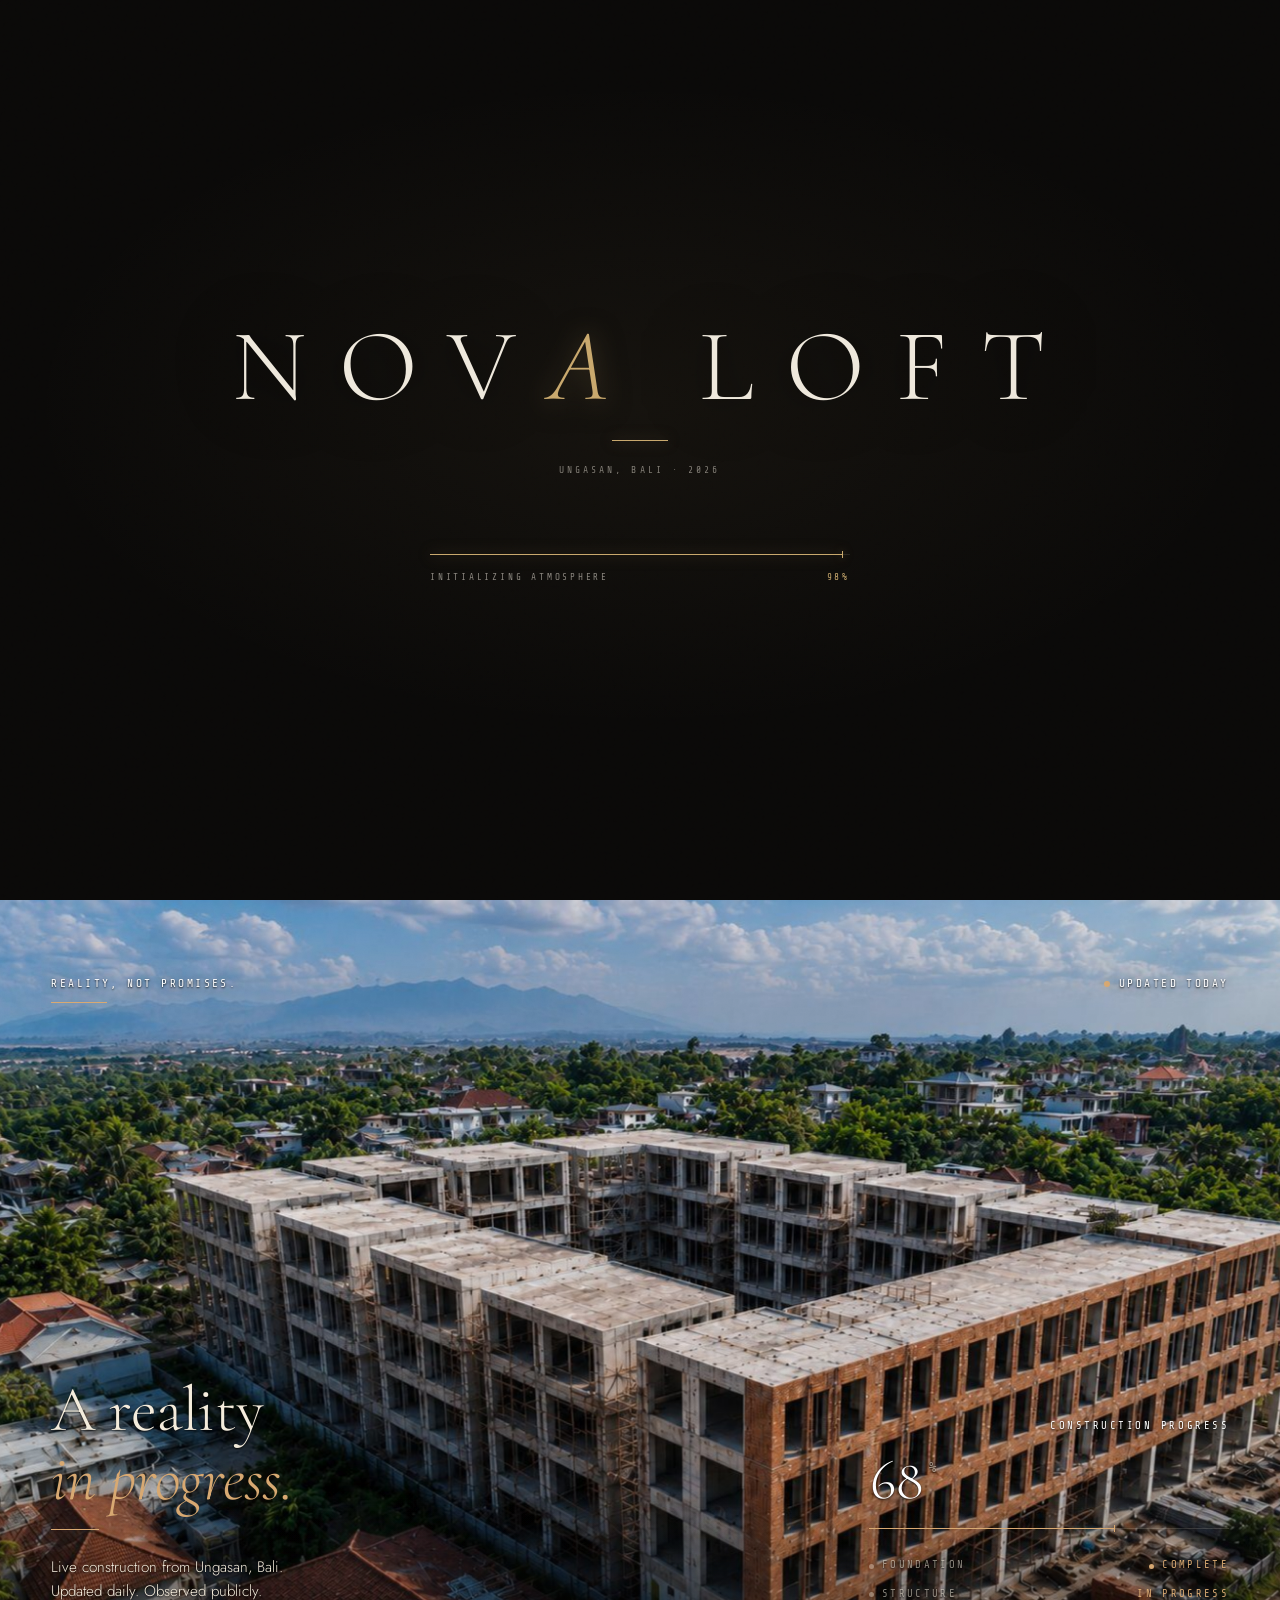
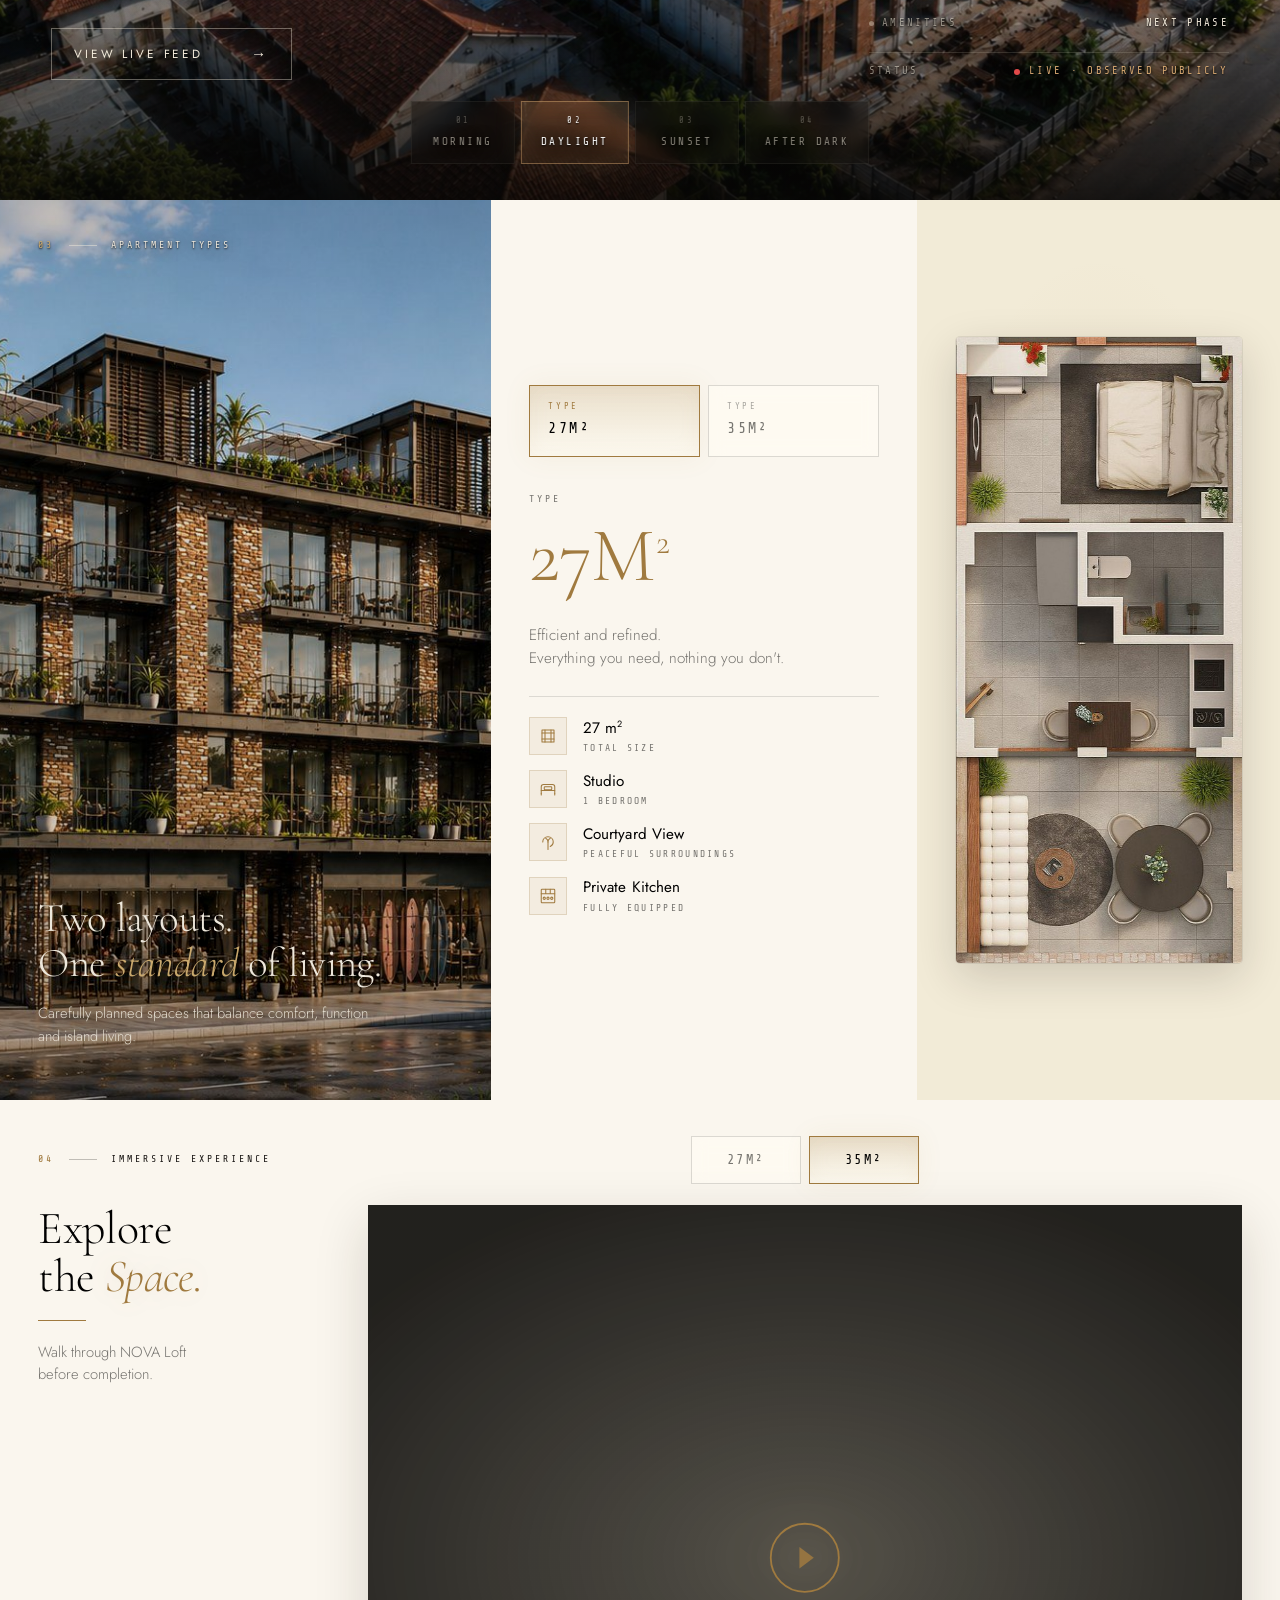
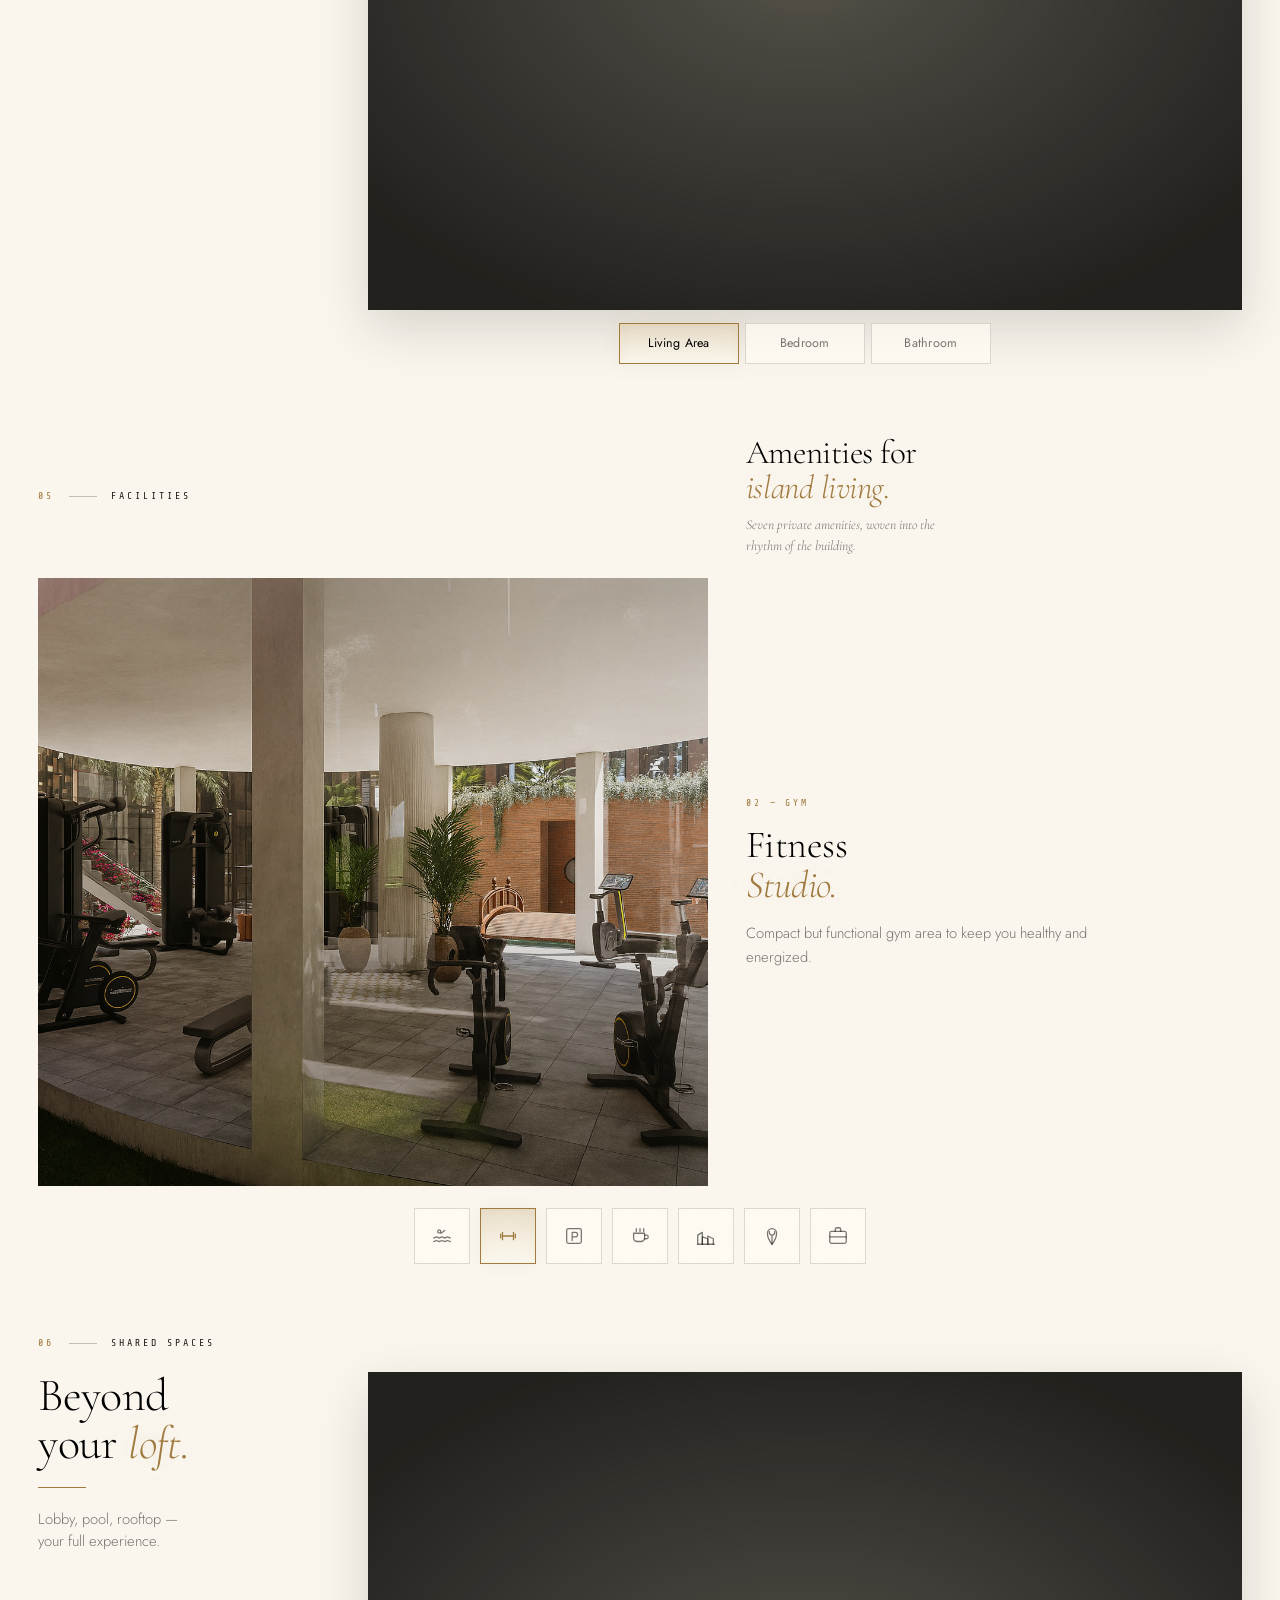
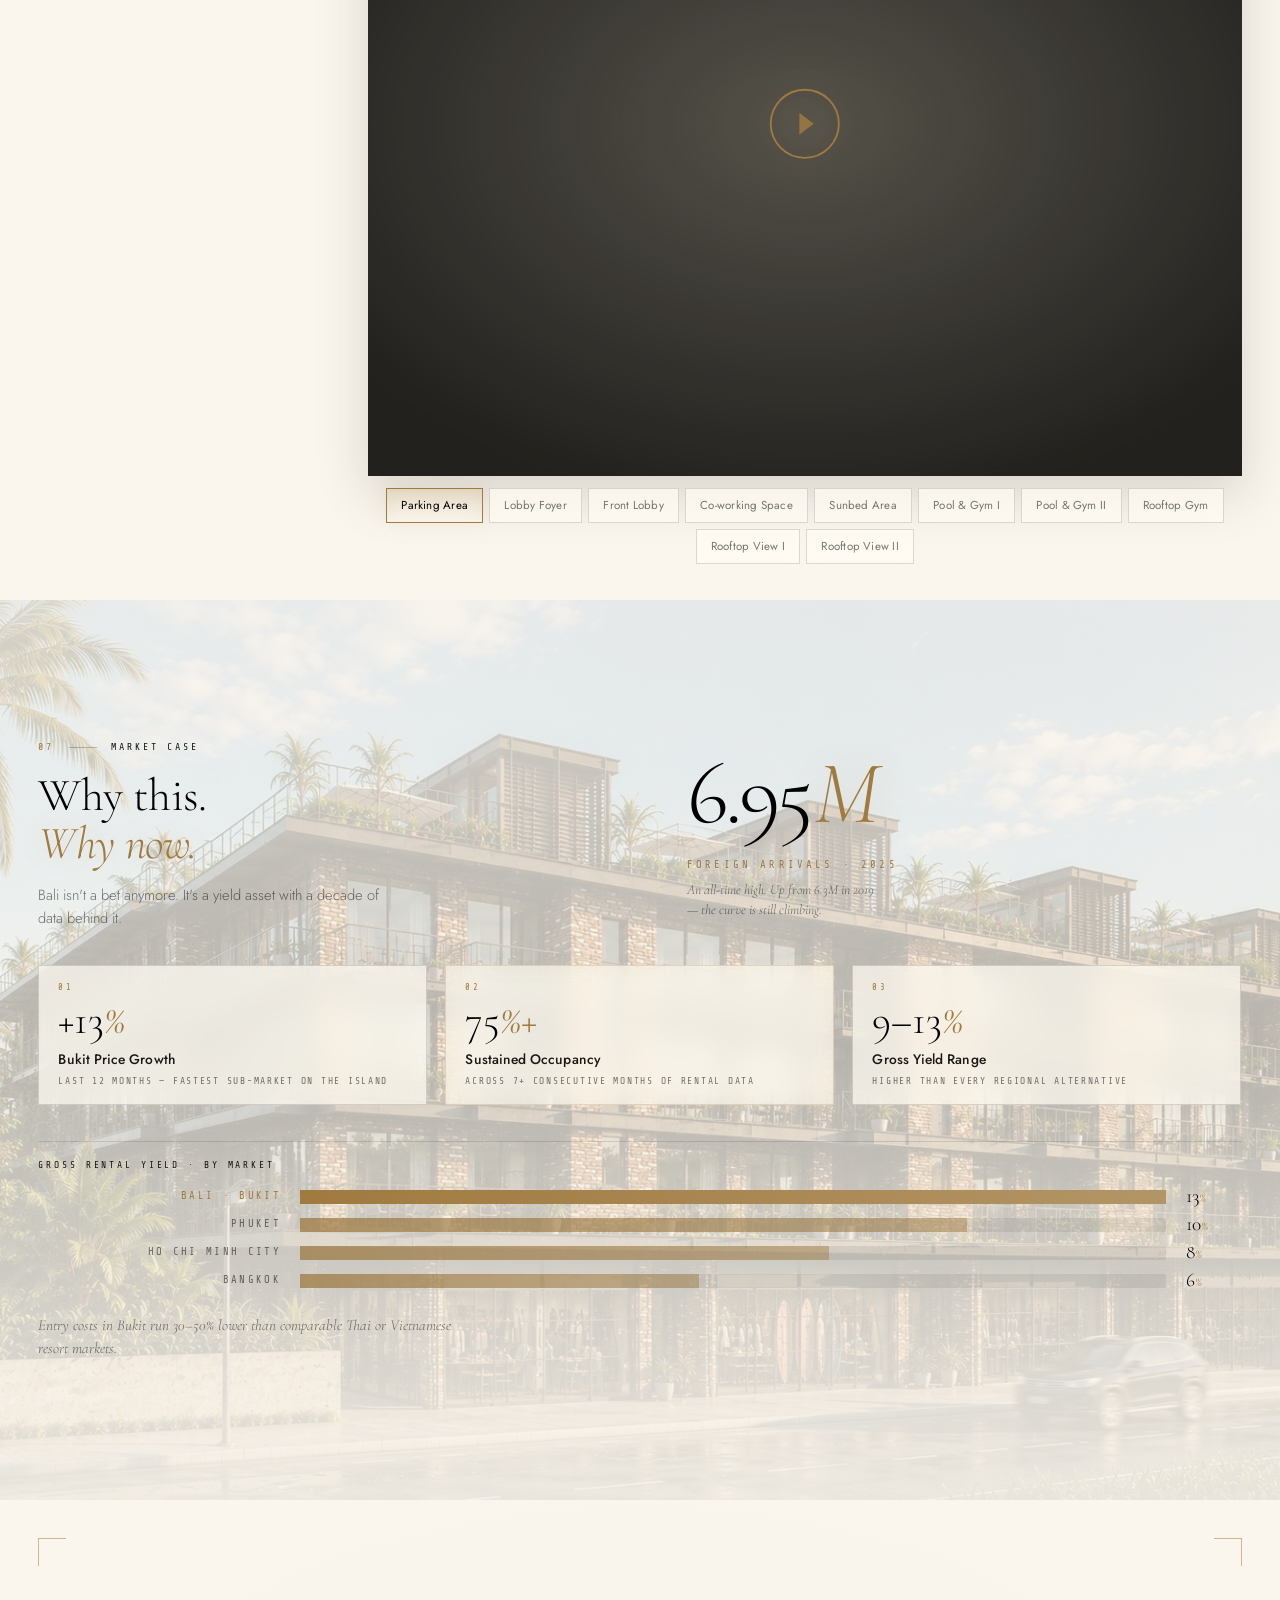
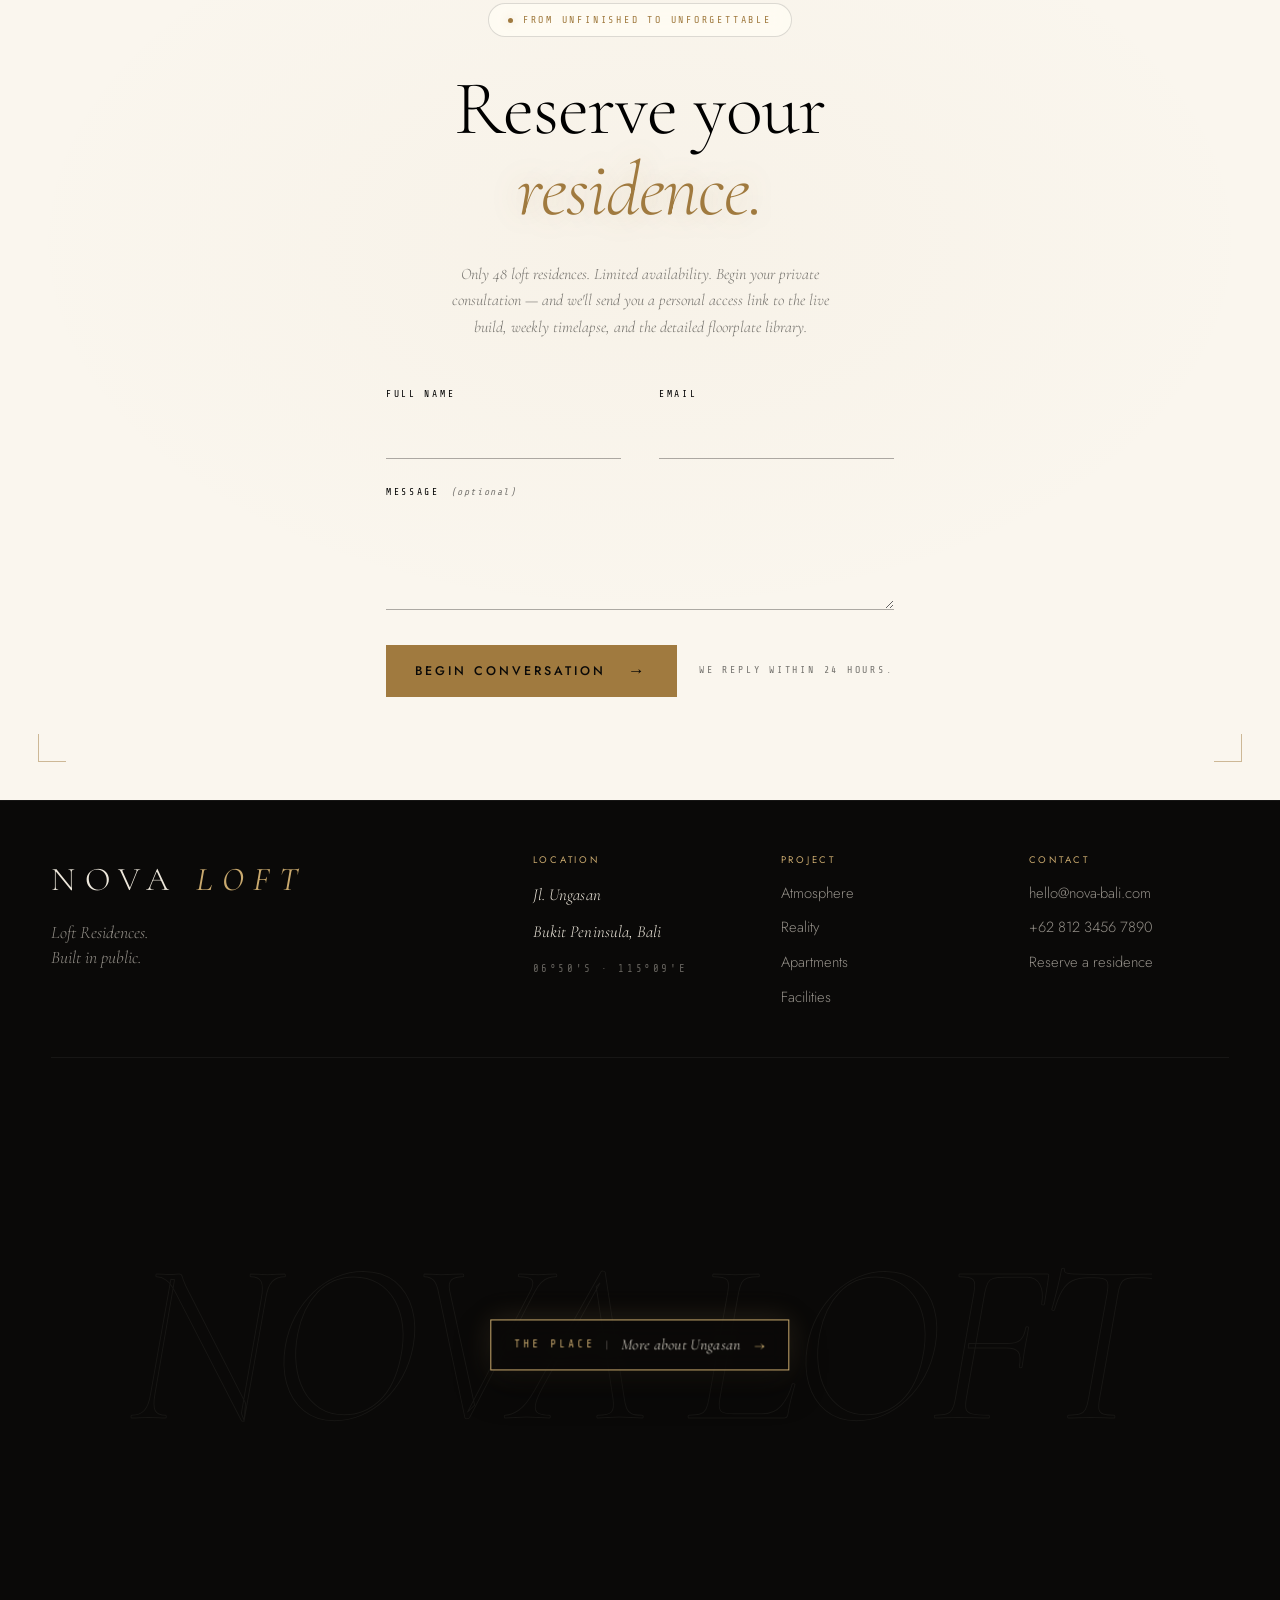
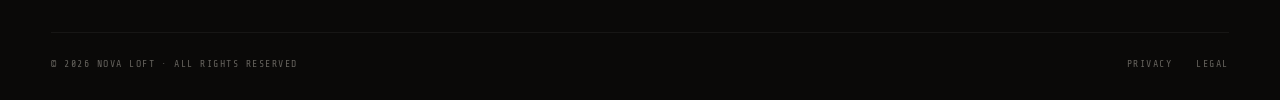
<file: index.html>
<!DOCTYPE html>
<html lang="en">
<head>
  <meta charset="UTF-8" />
  <meta name="viewport" content="width=device-width, initial-scale=1.0, viewport-fit=cover" />
  <meta name="description" content="NOVA Bali — Luxury residences in Ungasan. Built in public. Radical transparency in real estate. Observe the birth of a project in real time." />
  <meta name="theme-color" content="#0A0908" />

  <title>NOVA · Loft Residences · Ungasan, Bali</title>

  <!-- Preconnect -->
  <link rel="preconnect" href="https://fonts.googleapis.com" />
  <link rel="preconnect" href="https://fonts.gstatic.com" crossorigin />

  <!-- Typography: Editorial serif + clean sans + technical mono -->
  <link href="https://fonts.googleapis.com/css2?family=Cormorant+Garamond:ital,wght@0,200;0,300;0,400;0,500;1,200;1,300;1,400&family=Jost:wght@200;300;400;500&family=Share+Tech+Mono&display=swap" rel="stylesheet" />

  <!-- Stylesheets (modular, WordPress-ready) -->
  <link rel="stylesheet" href="css/base.css" />
  <link rel="stylesheet" href="css/layout.css" />
  <link rel="stylesheet" href="css/components.css" />
  <link rel="stylesheet" href="css/sections.css" />
  <link rel="stylesheet" href="css/animations.css" />
  <link rel="stylesheet" href="css/responsive.css" />
</head>
<body class="nova-body is-loading">

  <!-- ═══════════════════════════════════════════════════════
       PRELOADER · cinematic intro overlay
       Removes itself after window.load + minimum display time.
       ═══════════════════════════════════════════════════════ -->
  <div class="nova-preloader" data-preloader>
    <div class="nova-preloader__inner">
      <div class="nova-preloader__brand">
        <span class="nova-preloader__mark">NOV<span class="nova-preloader__accent">A</span> LOFT</span>
        <span class="nova-preloader__rule" aria-hidden="true"></span>
        <span class="nova-preloader__sub">Ungasan, Bali · 2026</span>
      </div>

      <div class="nova-preloader__panel">
        <div class="nova-preloader__progress" aria-hidden="true">
          <span class="nova-preloader__bar" data-preloader-bar></span>
        </div>
        <div class="nova-preloader__meta">
          <span class="nova-preloader__label">Initializing atmosphere</span>
          <span class="nova-preloader__percent" data-preloader-percent>0%</span>
        </div>
      </div>
    </div>
  </div>

  <!-- Custom cursor (desktop only — JS gates it) -->
  <div class="nova-cursor" aria-hidden="true">
    <div class="nova-cursor__dot"></div>
    <div class="nova-cursor__ring"></div>
  </div>

  <!-- Scroll progress indicator -->
  <div class="nova-progress" aria-hidden="true">
    <div class="nova-progress__bar"></div>
  </div>

  <!-- Grain overlay for cinematic texture -->
  <div class="nova-grain" aria-hidden="true"></div>

  <main class="nova-main">

    <!-- ═══════════════════════════════════════════════════════
         SCREEN 01 · HERO  (unchanged)
         ═══════════════════════════════════════════════════════ -->
    <section class="hero" id="hero" data-section="hero" data-mode="sunset">
      <div class="hero__stage" aria-hidden="true">
        <picture class="hero__render hero__render--morning" data-render="morning">
          <img src="images/hero/morning.jpg" alt="" decoding="async" fetchpriority="low">
        </picture>
        <picture class="hero__render hero__render--day" data-render="day">
          <img src="images/hero/day.jpg" alt="" decoding="async" fetchpriority="low">
        </picture>
        <picture class="hero__render hero__render--sunset is-current" data-render="sunset">
          <img src="images/hero/sunset.jpg" alt="" decoding="async" fetchpriority="high">
        </picture>
        <picture class="hero__render hero__render--night" data-render="night">
          <img src="images/hero/night.jpg" alt="" decoding="async" fetchpriority="low">
        </picture>

        <div class="hero__retouch" aria-hidden="true"></div>
        <div class="hero__atmosphere"></div>
        <div class="hero__vignette"></div>
        <div class="hero__grain"></div>
      </div>

      <header class="hero__id">
        <span class="hero__id-mark">NOVA LOFT</span>
        <span class="hero__id-line">Ungasan, Bali</span>
      </header>

      <aside class="hero__observatory" aria-label="Live observatory">
        <span class="hero__obs-item hero__obs-item--live">
          <span class="hero__obs-pulse" aria-hidden="true"></span>
          LIVE
        </span>
        <span class="hero__obs-sep">·</span>
        <span class="hero__obs-item" data-obs-time>21:14 WITA</span>
        <span class="hero__obs-sep">·</span>
        <span class="hero__obs-item" data-obs-temp>28°C</span>
        <span class="hero__obs-sep">·</span>
        <span class="hero__obs-item" data-obs-air>Humid air</span>
        <span class="hero__obs-sep">·</span>
        <span class="hero__obs-item hero__obs-item--status" data-obs-status>Golden hour</span>
      </aside>

      <div class="hero__headline">
        <h1 class="hero__headline-line">
          The rhythm of Bali,<br>
          designed for <em>modern living</em>.
        </h1>
      </div>

      <div class="hero__statement" aria-live="polite">
        <span class="hero__statement-eyebrow" data-statement-eyebrow>03 — Golden Hour</span>
        <p class="hero__statement-line" data-statement-line>
          Warm concrete, soft reflections, and the city slowing down.
        </p>
      </div>

      <nav class="hero__modes" aria-label="Time of day">
        <ul class="hero__modes-list" role="tablist">
          <li><button type="button" class="hero__mode" role="tab" aria-selected="false" data-mode-btn="morning" data-cursor-hover>
            <span class="hero__mode-num">01</span><span class="hero__mode-name">Morning</span>
          </button></li>
          <li><button type="button" class="hero__mode" role="tab" aria-selected="false" data-mode-btn="day"     data-cursor-hover>
            <span class="hero__mode-num">02</span><span class="hero__mode-name">Daylight</span>
          </button></li>
          <li><button type="button" class="hero__mode is-active" role="tab" aria-selected="true" data-mode-btn="sunset"  data-cursor-hover>
            <span class="hero__mode-num">03</span><span class="hero__mode-name">Sunset</span>
          </button></li>
          <li><button type="button" class="hero__mode" role="tab" aria-selected="false" data-mode-btn="night"   data-cursor-hover>
            <span class="hero__mode-num">04</span><span class="hero__mode-name">After Dark</span>
          </button></li>
        </ul>
      </nav>

      <a class="hero__scroll" href="#reality" aria-label="Continue to next scene" data-cursor-hover>
        <span class="hero__scroll-line" aria-hidden="true"></span>
      </a>
    </section>

    <!-- ═══════════════════════════════════════════════════════
         SCREEN 02 · REALITY
         Drone documentary view of the under-construction site.
         Four corners of editorial copy + observatory + time-of-day
         switching that mirrors the hero (auto WITA + manual override).
         ═══════════════════════════════════════════════════════ -->
    <section class="reality" id="reality" data-section="reality" data-mode="sunset">

      <!-- Documentary stage: 4 crossfading renders, one per time of day -->
      <div class="reality__stage" aria-hidden="true">
        <picture class="reality__render reality__render--morning" data-render="morning">
          <img src="images/reality/morning.jpg" alt="" decoding="async" fetchpriority="low">
        </picture>
        <picture class="reality__render reality__render--day" data-render="day">
          <img src="images/reality/day.jpg" alt="" decoding="async" fetchpriority="low">
        </picture>
        <picture class="reality__render reality__render--sunset" data-render="sunset">
          <img src="images/reality/sunset.jpg" alt="" decoding="async" fetchpriority="high">
        </picture>
        <picture class="reality__render reality__render--night" data-render="night">
          <img src="images/reality/night.jpg" alt="" decoding="async" fetchpriority="low">
        </picture>

        <div class="reality__grade"></div>
        <div class="reality__vignette"></div>
        <div class="reality__grain"></div>
      </div>

      <!-- Top-left: editorial promise + gold rule -->
      <header class="reality__intro">
        <span class="reality__intro-text">Reality, not promises.</span>
        <span class="reality__intro-rule" aria-hidden="true"></span>
      </header>

      <!-- Top-right: subtle "updated" pulse -->
      <aside class="reality__pulse" aria-label="Last update">
        <span class="reality__pulse-dot" aria-hidden="true"></span>
        <span class="reality__pulse-text" data-reality-date>Updated today</span>
      </aside>

      <!-- Bottom-left: editorial statement + CTA -->
      <div class="reality__statement">
        <h2 class="reality__headline">
          <span class="reality__headline-line" data-reveal>A reality</span>
          <span class="reality__headline-line reality__headline-line--accent" data-reveal data-reveal-delay="120"><em>in&nbsp;progress.</em></span>
        </h2>
        <span class="reality__headline-rule" aria-hidden="true" data-reveal data-reveal-delay="260"></span>
        <p class="reality__lede" data-reveal data-reveal-delay="320">
          Live construction from Ungasan, Bali.<br>
          Updated daily. Observed publicly.
        </p>
        <a href="#" class="reality__cta" data-cursor-hover>
          <span class="reality__cta-text">View live feed</span>
          <span class="reality__cta-arrow" aria-hidden="true">→</span>
        </a>
      </div>

      <!-- Bottom-right: observatory progress -->
      <div class="reality__observatory" aria-label="Construction progress">

        <span class="reality__obs-eyebrow" data-reveal>Construction progress</span>

        <div class="reality__obs-percent" data-reveal data-reveal-delay="100">
          <span class="reality__obs-num" data-reality-percent>68</span><span class="reality__obs-unit">%</span>
        </div>

        <div class="reality__obs-bar" data-reveal data-reveal-delay="200" aria-hidden="true">
          <span class="reality__obs-bar-fill" style="--fill: 68%"></span>
        </div>

        <ol class="reality__obs-list" data-reveal data-reveal-delay="320">
          <li class="reality__obs-row reality__obs-row--done">
            <span class="reality__obs-row-label">
              <span class="reality__obs-row-dot" aria-hidden="true"></span>
              Foundation
            </span>
            <span class="reality__obs-row-value">
              <span class="reality__obs-row-vdot" aria-hidden="true"></span>
              Complete
            </span>
          </li>
          <li class="reality__obs-row reality__obs-row--active">
            <span class="reality__obs-row-label">
              <span class="reality__obs-row-dot" aria-hidden="true"></span>
              Structure
            </span>
            <span class="reality__obs-row-value">In progress</span>
          </li>
          <li class="reality__obs-row">
            <span class="reality__obs-row-label">
              <span class="reality__obs-row-dot" aria-hidden="true"></span>
              Amenities
            </span>
            <span class="reality__obs-row-value">Next phase</span>
          </li>
        </ol>

        <div class="reality__obs-status">
          <span class="reality__obs-status-key">Status</span>
          <span class="reality__obs-status-val">
            <span class="reality__obs-status-pulse" aria-hidden="true"></span>
            <span>Live · Observed publicly</span>
          </span>
        </div>

      </div>

      <!-- Time-of-day selector (auto-driven by WITA, manual override) -->
      <nav class="reality__modes" aria-label="Time of day">
        <ul class="reality__modes-list" role="tablist">
          <li><button type="button" class="reality__mode" role="tab" aria-selected="false" data-r-mode-btn="morning" data-cursor-hover>
            <span class="reality__mode-num">01</span><span class="reality__mode-name">Morning</span>
          </button></li>
          <li><button type="button" class="reality__mode" role="tab" aria-selected="false" data-r-mode-btn="day"     data-cursor-hover>
            <span class="reality__mode-num">02</span><span class="reality__mode-name">Daylight</span>
          </button></li>
          <li><button type="button" class="reality__mode is-active" role="tab" aria-selected="true" data-r-mode-btn="sunset"  data-cursor-hover>
            <span class="reality__mode-num">03</span><span class="reality__mode-name">Sunset</span>
          </button></li>
          <li><button type="button" class="reality__mode" role="tab" aria-selected="false" data-r-mode-btn="night"   data-cursor-hover>
            <span class="reality__mode-num">04</span><span class="reality__mode-name">After Dark</span>
          </button></li>
        </ul>
      </nav>

    </section>

    <!-- ═══════════════════════════════════════════════════════
         SCREEN 03 · APARTMENT TYPES
         Two layouts (27m² / 35m²) with tab switching. Same theme
         system as CTA (light by day, dark at night, sync via
         nova:mode events, manual override via .theme-toggle).
         ═══════════════════════════════════════════════════════ -->
    <section class="apartments" id="apartments" data-section="apartments" data-type="27">

      <!-- ── LEFT · interior photo + headline overlay ──────────── -->
      <div class="apartments__photo-col">
        <picture class="apartments__photo" aria-hidden="true">
          <img class="apartments__photo-img apartments__photo-img--night"
               src="images/apartments/interior-night.jpg"
               alt="" decoding="async" loading="lazy">
          <img class="apartments__photo-img apartments__photo-img--day"
               src="images/apartments/interior-day.jpg"
               alt="" decoding="async" loading="lazy">
          <div class="apartments__photo-grade"></div>
        </picture>

        <div class="apartments__meta">
          <span class="apartments__meta-num">03</span>
          <span class="apartments__meta-rule" aria-hidden="true"></span>
          <span class="apartments__meta-label">Apartment Types</span>
        </div>

        <div class="apartments__overlay">
          <h2 class="apartments__title">
            Two layouts.<br>One <em>standard</em> of living.
          </h2>
          <p class="apartments__lede">
            Carefully planned spaces that balance comfort, function
            and island living.
          </p>
        </div>
      </div>

      <!-- ── MIDDLE · tabs + active type details ───────────────── -->
      <div class="apartments__info-col">

        <nav class="apartments__tabs" aria-label="Choose apartment type">
          <button type="button" class="apartments__tab" data-type-btn="27" data-cursor-hover>
            <span class="apartments__tab-eyebrow">Type</span>
            <span class="apartments__tab-value">27M²</span>
          </button>
          <button type="button" class="apartments__tab" data-type-btn="35" data-cursor-hover>
            <span class="apartments__tab-eyebrow">Type</span>
            <span class="apartments__tab-value">35M²</span>
          </button>
        </nav>

        <!-- ── Panel: 27m² ── -->
        <article class="apartments__panel" data-type-panel="27" data-reveal data-reveal-delay="200">
          <span class="apartments__panel-eyebrow">Type</span>
          <span class="apartments__panel-value">27M<sup>2</sup></span>
          <p class="apartments__panel-lede">
            Efficient and refined.<br>Everything you need, nothing you don't.
          </p>
          <ul class="apartments__features">
            <li class="apartments__feature">
              <span class="apartments__feature-icon" aria-hidden="true">
                <svg viewBox="0 0 24 24" fill="none" stroke="currentColor" stroke-width="1.4" stroke-linecap="round" stroke-linejoin="round">
                  <rect x="4" y="4" width="16" height="16"/>
                  <path d="M8 4v16M16 4v16M4 8h16M4 16h16"/>
                </svg>
              </span>
              <div class="apartments__feature-text">
                <span class="apartments__feature-primary">27 m<sup>2</sup></span>
                <span class="apartments__feature-secondary">Total Size</span>
              </div>
            </li>
            <li class="apartments__feature">
              <span class="apartments__feature-icon" aria-hidden="true">
                <svg viewBox="0 0 24 24" fill="none" stroke="currentColor" stroke-width="1.4" stroke-linecap="round" stroke-linejoin="round">
                  <path d="M3 18V9a3 3 0 0 1 3-3h12a3 3 0 0 1 3 3v9"/>
                  <path d="M3 14h18M3 18v2M21 18v2"/>
                  <rect x="7" y="9" width="10" height="4" rx="1"/>
                </svg>
              </span>
              <div class="apartments__feature-text">
                <span class="apartments__feature-primary">Studio</span>
                <span class="apartments__feature-secondary">1 Bedroom</span>
              </div>
            </li>
            <li class="apartments__feature">
              <span class="apartments__feature-icon" aria-hidden="true">
                <svg viewBox="0 0 24 24" fill="none" stroke="currentColor" stroke-width="1.4" stroke-linecap="round" stroke-linejoin="round">
                  <path d="M12 22V12"/>
                  <path d="M5 12c0-4 3-7 7-7s7 3 7 7c0 3-2 5-4 6"/>
                  <path d="M12 12c0-2 1-4 3-5M12 12c0-2-1-4-3-5"/>
                </svg>
              </span>
              <div class="apartments__feature-text">
                <span class="apartments__feature-primary">Courtyard View</span>
                <span class="apartments__feature-secondary">Peaceful Surroundings</span>
              </div>
            </li>
            <li class="apartments__feature">
              <span class="apartments__feature-icon" aria-hidden="true">
                <svg viewBox="0 0 24 24" fill="none" stroke="currentColor" stroke-width="1.4" stroke-linecap="round" stroke-linejoin="round">
                  <rect x="3" y="3" width="18" height="18" rx="1"/>
                  <path d="M3 9h18M9 3v6M15 3v6"/>
                  <circle cx="7" cy="15" r="1.5"/>
                  <circle cx="12" cy="15" r="1.5"/>
                  <circle cx="17" cy="15" r="1.5"/>
                </svg>
              </span>
              <div class="apartments__feature-text">
                <span class="apartments__feature-primary">Private Kitchen</span>
                <span class="apartments__feature-secondary">Fully Equipped</span>
              </div>
            </li>
          </ul>
        </article>

        <!-- ── Panel: 35m² ── -->
        <article class="apartments__panel" data-type-panel="35" data-reveal data-reveal-delay="200">
          <span class="apartments__panel-eyebrow">Type</span>
          <span class="apartments__panel-value">35M<sup>2</sup></span>
          <p class="apartments__panel-lede">
            Spacious and serene.<br>Room to host, room to retreat.
          </p>
          <ul class="apartments__features">
            <li class="apartments__feature">
              <span class="apartments__feature-icon" aria-hidden="true">
                <svg viewBox="0 0 24 24" fill="none" stroke="currentColor" stroke-width="1.4" stroke-linecap="round" stroke-linejoin="round">
                  <rect x="4" y="4" width="16" height="16"/>
                  <path d="M8 4v16M16 4v16M4 8h16M4 16h16"/>
                </svg>
              </span>
              <div class="apartments__feature-text">
                <span class="apartments__feature-primary">35 m<sup>2</sup></span>
                <span class="apartments__feature-secondary">Total Size</span>
              </div>
            </li>
            <li class="apartments__feature">
              <span class="apartments__feature-icon" aria-hidden="true">
                <svg viewBox="0 0 24 24" fill="none" stroke="currentColor" stroke-width="1.4" stroke-linecap="round" stroke-linejoin="round">
                  <path d="M3 18V9a3 3 0 0 1 3-3h12a3 3 0 0 1 3 3v9"/>
                  <path d="M3 14h18M3 18v2M21 18v2"/>
                  <rect x="7" y="9" width="10" height="4" rx="1"/>
                </svg>
              </span>
              <div class="apartments__feature-text">
                <span class="apartments__feature-primary">1 Bedroom</span>
                <span class="apartments__feature-secondary">Separate Living Space</span>
              </div>
            </li>
            <li class="apartments__feature">
              <span class="apartments__feature-icon" aria-hidden="true">
                <svg viewBox="0 0 24 24" fill="none" stroke="currentColor" stroke-width="1.4" stroke-linecap="round" stroke-linejoin="round">
                  <path d="M12 22V12"/>
                  <path d="M5 12c0-4 3-7 7-7s7 3 7 7c0 3-2 5-4 6"/>
                  <path d="M12 12c0-2 1-4 3-5M12 12c0-2-1-4-3-5"/>
                </svg>
              </span>
              <div class="apartments__feature-text">
                <span class="apartments__feature-primary">Courtyard View</span>
                <span class="apartments__feature-secondary">Dual-Aspect Windows</span>
              </div>
            </li>
            <li class="apartments__feature">
              <span class="apartments__feature-icon" aria-hidden="true">
                <svg viewBox="0 0 24 24" fill="none" stroke="currentColor" stroke-width="1.4" stroke-linecap="round" stroke-linejoin="round">
                  <rect x="3" y="3" width="18" height="18" rx="1"/>
                  <path d="M3 9h18M9 3v6M15 3v6"/>
                  <circle cx="7" cy="15" r="1.5"/>
                  <circle cx="12" cy="15" r="1.5"/>
                  <circle cx="17" cy="15" r="1.5"/>
                </svg>
              </span>
              <div class="apartments__feature-text">
                <span class="apartments__feature-primary">Open Kitchen</span>
                <span class="apartments__feature-secondary">Island + Breakfast Bar</span>
              </div>
            </li>
          </ul>
        </article>

      </div>

      <!-- ── RIGHT · floor plan ─────────────────────────────────── -->
      <div class="apartments__plan-col">
        <div class="apartments__plan" data-plan="27">
          <img src="images/apartments/plan-27.jpg" alt="27 square meter studio floor plan" loading="lazy">
        </div>
        <div class="apartments__plan" data-plan="35">
          <img src="images/apartments/plan-35.jpg" alt="35 square meter one-bedroom floor plan" loading="lazy">
        </div>
      </div>

    </section>

    <!-- ═══════════════════════════════════════════════════════
         SCREEN 04 · IMMERSIVE EXPERIENCE · 3D Walk-through
         Two-column layout: info (left) + viewer (right).
         Room tabs are scoped per apartment type — switching the type
         shows that type's rooms only and loads its first room.
         ═══════════════════════════════════════════════════════ -->
    <section class="tour" id="tour" data-section="tour"
             data-active-type="35" data-active-room="living">

      <!-- ── Top meta (left) ──────────────────────────────────── -->
      <div class="tour__meta">
        <span class="tour__meta-num">04</span>
        <span class="tour__meta-rule" aria-hidden="true"></span>
        <span class="tour__meta-label">Immersive Experience</span>
      </div>

      <!-- ── Top type-tabs (centered above viewer) ───────────── -->
      <nav class="tour__type-tabs" aria-label="Choose apartment type">
        <button type="button" class="tour__type-tab" data-tour-type="27" data-cursor-hover>
          <span class="tour__type-tab-value">27M²</span>
        </button>
        <button type="button" class="tour__type-tab" data-tour-type="35" data-cursor-hover>
          <span class="tour__type-tab-value">35M²</span>
        </button>
      </nav>

      <!-- ── LEFT · title + lede ─────────────────────────────── -->
      <div class="tour__info-col">
        <div class="tour__info">
          <h2 class="tour__title">
            Explore<br>the <em>Space.</em>
          </h2>
          <span class="tour__title-rule" aria-hidden="true"></span>
          <p class="tour__lede">
            Walk through NOVA Loft<br>before completion.
          </p>
        </div>
      </div>

      <!-- ── RIGHT · 3D viewer + room tabs ───────────────────── -->
      <div class="tour__viewer-col">
        <div class="tour__viewer" data-tour-viewer>

          <!-- iframe src is set by JS based on active room -->
          <iframe class="tour__iframe"
                  data-tour-iframe
                  title="3D Virtual Tour of NOVA Loft"
                  loading="lazy"
                  allow="fullscreen; xr-spatial-tracking; gyroscope; accelerometer; clipboard-read; clipboard-write"
                  allowfullscreen
                  referrerpolicy="no-referrer"></iframe>

          <!-- Click-to-enter overlay (fades out on first click) -->
          <button type="button" class="tour__overlay" data-tour-enter data-cursor-hover aria-label="Enter the 3D tour">
            <span class="tour__overlay-ring" aria-hidden="true">
              <svg viewBox="0 0 100 100" fill="none">
                <circle cx="50" cy="50" r="38" stroke="currentColor" stroke-width="2"/>
                <path d="M44 38l16 12-16 12V38z" fill="currentColor" opacity="0.85"/>
              </svg>
            </span>
          </button>
        </div>

        <!-- ── Room tabs (scoped per type) ────────────────────── -->
        <nav class="tour__room-tabs" aria-label="Choose room">

          <!-- 27M² · 4 rooms -->
          <button type="button" class="tour__room-tab" data-tour-type="27" data-tour-room="living"
                  data-tour-url="https://api2.enscape3d.com/v3/view/dbec16e8-c6b3-48be-925c-d279f7dc7bbb"
                  data-cursor-hover>Living Area</button>
          <button type="button" class="tour__room-tab" data-tour-type="27" data-tour-room="kitchen"
                  data-tour-url="https://api2.enscape3d.com/v3/view/0e9887ec-c29a-4adc-b0b5-8cd5c335567e"
                  data-cursor-hover>Kitchen</button>
          <button type="button" class="tour__room-tab" data-tour-type="27" data-tour-room="bedroom"
                  data-tour-url="https://api2.enscape3d.com/v3/view/0cbccdcf-ac03-4399-9dcf-6d87c5ee0da9"
                  data-cursor-hover>Bedroom</button>
          <button type="button" class="tour__room-tab" data-tour-type="27" data-tour-room="bathroom"
                  data-tour-url="https://api2.enscape3d.com/v3/view/1b386dfa-3c2b-44dd-acdf-790d019fd511"
                  data-cursor-hover>Bathroom</button>

          <!-- 35M² · 3 rooms -->
          <button type="button" class="tour__room-tab" data-tour-type="35" data-tour-room="living"
                  data-tour-url="https://api2.enscape3d.com/v3/view/b9f52bd1-b713-473d-8aba-8872dd314435"
                  data-cursor-hover>Living Area</button>
          <button type="button" class="tour__room-tab" data-tour-type="35" data-tour-room="bedroom"
                  data-tour-url="https://api2.enscape3d.com/v3/view/7c025dd3-6c91-428c-90c7-ae600bbb338e"
                  data-cursor-hover>Bedroom</button>
          <button type="button" class="tour__room-tab" data-tour-type="35" data-tour-room="bathroom"
                  data-tour-url="https://api2.enscape3d.com/v3/view/20a58af3-c6b1-4a05-9155-e8fa69c2c7ad"
                  data-cursor-hover>Bathroom</button>
        </nav>
      </div>

    </section>

    <!-- ═══════════════════════════════════════════════════════
         SCREEN 05 · FACILITIES · Amenities slider
         Photo on the left swaps in/out per active facility; the
         icon strip at the bottom is the selector. Themeable
         via [data-theme] on body.
         ═══════════════════════════════════════════════════════ -->
    <section class="facilities" id="facilities" data-section="facilities" data-active-facility="gym">

      <!-- Top meta (left) -->
      <div class="facilities__meta">
        <span class="facilities__meta-num">05</span>
        <span class="facilities__meta-rule" aria-hidden="true"></span>
        <span class="facilities__meta-label">Facilities</span>
      </div>

      <!-- Top header (right) -->
      <div class="facilities__header">
        <h2 class="facilities__title">Amenities for<br><em>island living.</em></h2>
        <p class="facilities__lede">
          Seven private amenities, woven into the rhythm of the building.
        </p>
      </div>

      <!-- Photo column — stacked images, only the active one is visible -->
      <div class="facilities__media">
        <picture class="facilities__photo" aria-hidden="true">
          <img class="facilities__photo-img" data-facility="pool"      src="images/amenities/pool.jpg"               alt="" decoding="async" loading="lazy">
          <img class="facilities__photo-img" data-facility="gym"       src="images/amenities/gym.jpg" alt="" decoding="async" loading="lazy">
          <img class="facilities__photo-img" data-facility="parking"   src="images/amenities/parking.jpg"          alt="" decoding="async" loading="lazy">
          <img class="facilities__photo-img" data-facility="cafe"      src="images/amenities/cafe.jpg"  alt="" decoding="async" loading="lazy">
          <img class="facilities__photo-img" data-facility="rooftop"   src="images/amenities/rooftop.jpg"            alt="" decoding="async" loading="lazy">
          <img class="facilities__photo-img" data-facility="relax"     src="images/amenities/relaxing.jpg"           alt="" decoding="async" loading="lazy">
          <img class="facilities__photo-img" data-facility="coworking" src="images/amenities/working.jpg"            alt="" decoding="async" loading="lazy">
        </picture>
        <div class="facilities__media-grade" aria-hidden="true"></div>
      </div>

      <!-- Active facility's name + description -->
      <div class="facilities__panels">

        <article class="facilities__panel" data-facility-panel="pool">
          <span class="facilities__panel-num">01 — Pool</span>
          <h3 class="facilities__panel-title">Swimming<br><em>Pool.</em></h3>
          <p class="facilities__panel-desc">
            Refreshing pool for relaxation or exercise, perfect for all ages.
          </p>
        </article>

        <article class="facilities__panel" data-facility-panel="gym">
          <span class="facilities__panel-num">02 — Gym</span>
          <h3 class="facilities__panel-title">Fitness<br><em>Studio.</em></h3>
          <p class="facilities__panel-desc">
            Compact but functional gym area to keep you healthy and energized.
          </p>
        </article>

        <article class="facilities__panel" data-facility-panel="parking">
          <span class="facilities__panel-num">03 — Parking</span>
          <h3 class="facilities__panel-title">Resident<br><em>Parking.</em></h3>
          <p class="facilities__panel-desc">
            Spacious and secure parking areas for residents and guests, ensuring easy and convenient access at all times.
          </p>
        </article>

        <article class="facilities__panel" data-facility-panel="cafe">
          <span class="facilities__panel-num">04 — Cafe</span>
          <h3 class="facilities__panel-title">Cafe &amp;<br><em>Restaurant.</em></h3>
          <p class="facilities__panel-desc">
            On-site dining with a selection of cafés and restaurants — perfect for casual meetups or daily indulgence.
          </p>
        </article>

        <article class="facilities__panel" data-facility-panel="rooftop">
          <span class="facilities__panel-num">05 — Rooftop</span>
          <h3 class="facilities__panel-title">Private<br><em>Rooftop.</em></h3>
          <p class="facilities__panel-desc">
            Each tower features a private rooftop with stunning ocean views — ideal to unwind, enjoy sunsets, or host intimate gatherings.
          </p>
        </article>

        <article class="facilities__panel" data-facility-panel="relax">
          <span class="facilities__panel-num">06 — Relaxation</span>
          <h3 class="facilities__panel-title">Relaxation<br><em>Lounge.</em></h3>
          <p class="facilities__panel-desc">
            Thoughtfully designed spaces to slow down, recharge, and enjoy a peaceful moment — alone or with company.
          </p>
        </article>

        <article class="facilities__panel" data-facility-panel="coworking">
          <span class="facilities__panel-num">07 — Co-Working</span>
          <h3 class="facilities__panel-title">Co-Working<br><em>Studio.</em></h3>
          <p class="facilities__panel-desc">
            Work from paradise. A quiet, well-designed space equipped with the essentials for productivity and focus.
          </p>
        </article>

      </div>

      <!-- Icon selector strip at the bottom -->
      <nav class="facilities__icons" aria-label="Choose facility">

        <button type="button" class="facilities__icon" data-facility-btn="pool" aria-label="Swimming Pool" data-cursor-hover>
          <svg viewBox="0 0 24 24" fill="none" stroke="currentColor" stroke-width="1.4" stroke-linecap="round" stroke-linejoin="round">
            <path d="M3 18c1.5 0 1.5-1 3-1s1.5 1 3 1 1.5-1 3-1 1.5 1 3 1 1.5-1 3-1 1.5 1 3 1"/>
            <path d="M3 14c1.5 0 1.5-1 3-1s1.5 1 3 1 1.5-1 3-1 1.5 1 3 1 1.5-1 3-1 1.5 1 3 1"/>
            <circle cx="9" cy="7" r="1.7"/>
            <path d="M11 9l4-3"/>
          </svg>
        </button>

        <button type="button" class="facilities__icon" data-facility-btn="gym" aria-label="Gym" data-cursor-hover>
          <svg viewBox="0 0 24 24" fill="none" stroke="currentColor" stroke-width="1.4" stroke-linecap="round" stroke-linejoin="round">
            <path d="M6 8v8M4 10v4M18 8v8M20 10v4"/>
            <path d="M6 12h12"/>
          </svg>
        </button>

        <button type="button" class="facilities__icon" data-facility-btn="parking" aria-label="Parking Lots" data-cursor-hover>
          <svg viewBox="0 0 24 24" fill="none" stroke="currentColor" stroke-width="1.4" stroke-linecap="round" stroke-linejoin="round">
            <rect x="4" y="4" width="16" height="16" rx="2"/>
            <path d="M10 17V8h3.5a2.5 2.5 0 0 1 0 5H10"/>
          </svg>
        </button>

        <button type="button" class="facilities__icon" data-facility-btn="cafe" aria-label="Cafe & Restaurant" data-cursor-hover>
          <svg viewBox="0 0 24 24" fill="none" stroke="currentColor" stroke-width="1.4" stroke-linecap="round" stroke-linejoin="round">
            <path d="M5 9h12v5a4 4 0 0 1-4 4h-4a4 4 0 0 1-4-4V9z"/>
            <path d="M17 11h2a2 2 0 1 1 0 4h-2"/>
            <path d="M8 4v3M12 4v3M16 4v3"/>
          </svg>
        </button>

        <button type="button" class="facilities__icon" data-facility-btn="rooftop" aria-label="Rooftop" data-cursor-hover>
          <svg viewBox="0 0 24 24" fill="none" stroke="currentColor" stroke-width="1.4" stroke-linecap="round" stroke-linejoin="round">
            <path d="M3 21V11l5-3v13"/>
            <path d="M8 21V13l6 2v6"/>
            <path d="M14 21v-9l6 3v6"/>
            <path d="M3 21h18"/>
          </svg>
        </button>

        <button type="button" class="facilities__icon" data-facility-btn="relax" aria-label="Relaxation Area" data-cursor-hover>
          <svg viewBox="0 0 24 24" fill="none" stroke="currentColor" stroke-width="1.4" stroke-linecap="round" stroke-linejoin="round">
            <path d="M12 21c-4-5-5-9-5-12a5 5 0 0 1 10 0c0 3-1 7-5 12z"/>
            <path d="M12 11c-2 0-3-2-3-4M12 11c2 0 3-2 3-4M12 11v10"/>
          </svg>
        </button>

        <button type="button" class="facilities__icon" data-facility-btn="coworking" aria-label="Co-Working Area" data-cursor-hover>
          <svg viewBox="0 0 24 24" fill="none" stroke="currentColor" stroke-width="1.4" stroke-linecap="round" stroke-linejoin="round">
            <rect x="3" y="7" width="18" height="13" rx="2"/>
            <path d="M9 7V5a2 2 0 0 1 2-2h2a2 2 0 0 1 2 2v2"/>
            <path d="M3 13h18"/>
          </svg>
        </button>

      </nav>

    </section>

    <!-- ═══════════════════════════════════════════════════════
         SCREEN 06 · SHARED SPACES · Common-areas 3D tour
         Reuses .tour class — same styling, just different content.
         Ten room buttons wrap to multiple rows naturally.
         ═══════════════════════════════════════════════════════ -->
    <section class="tour tour--common" id="common-tour" data-section="common-tour"
             data-active-room="parking">

      <!-- Top meta -->
      <div class="tour__meta">
        <span class="tour__meta-num">06</span>
        <span class="tour__meta-rule" aria-hidden="true"></span>
        <span class="tour__meta-label">Shared Spaces</span>
      </div>

      <!-- LEFT · title + lede -->
      <div class="tour__info-col">
        <div class="tour__info">
          <h2 class="tour__title">
            Beyond<br>your <em>loft.</em>
          </h2>
          <span class="tour__title-rule" aria-hidden="true"></span>
          <p class="tour__lede">
            Lobby, pool, rooftop —<br>your full experience.
          </p>
        </div>
      </div>

      <!-- RIGHT · 3D viewer + room tabs -->
      <div class="tour__viewer-col">
        <div class="tour__viewer" data-tour-viewer>

          <iframe class="tour__iframe"
                  data-tour-iframe
                  title="3D Virtual Tour of NOVA Loft Common Areas"
                  loading="lazy"
                  allow="fullscreen; xr-spatial-tracking; gyroscope; accelerometer; clipboard-read; clipboard-write"
                  allowfullscreen
                  referrerpolicy="no-referrer"></iframe>

          <button type="button" class="tour__overlay" data-tour-enter data-cursor-hover aria-label="Enter the 3D tour">
            <span class="tour__overlay-ring" aria-hidden="true">
              <svg viewBox="0 0 100 100" fill="none">
                <circle cx="50" cy="50" r="38" stroke="currentColor" stroke-width="2"/>
                <path d="M44 38l16 12-16 12V38z" fill="currentColor" opacity="0.85"/>
              </svg>
            </span>
          </button>
        </div>

        <!-- Room tabs · 10 buttons (wrap naturally) -->
        <nav class="tour__room-tabs" aria-label="Choose area">
          <button type="button" class="tour__room-tab" data-tour-room="parking"
                  data-tour-url="https://api2.enscape3d.com/v3/view/65fe1ce6-e957-496b-803c-5631e68a0e9b"
                  data-cursor-hover>Parking Area</button>
          <button type="button" class="tour__room-tab" data-tour-room="foyer"
                  data-tour-url="https://api2.enscape3d.com/v3/view/a373c5e7-2ad8-4ac9-941c-40b14ad084a2"
                  data-cursor-hover>Lobby Foyer</button>
          <button type="button" class="tour__room-tab" data-tour-room="lobby"
                  data-tour-url="https://api2.enscape3d.com/v3/view/c40bc6e4-dc06-4ad3-80e6-856bf1b543b7"
                  data-cursor-hover>Front Lobby</button>
          <button type="button" class="tour__room-tab" data-tour-room="coworking"
                  data-tour-url="https://api2.enscape3d.com/v3/view/1ee0c668-c14f-4884-b00b-d45b2cde1243"
                  data-cursor-hover>Co-working Space</button>
          <button type="button" class="tour__room-tab" data-tour-room="sunbed"
                  data-tour-url="https://api2.enscape3d.com/v3/view/10f68f98-a7d8-42c6-baa0-0a1aab22997e"
                  data-cursor-hover>Sunbed Area</button>
          <button type="button" class="tour__room-tab" data-tour-room="poolgym1"
                  data-tour-url="https://api2.enscape3d.com/v3/view/a73b1a14-59c2-490c-9f37-5869f8ff3436"
                  data-cursor-hover>Pool &amp; Gym I</button>
          <button type="button" class="tour__room-tab" data-tour-room="poolgym2"
                  data-tour-url="https://api2.enscape3d.com/v3/view/9e79a35b-0df9-45f7-8989-b1dac84b5228"
                  data-cursor-hover>Pool &amp; Gym II</button>
          <button type="button" class="tour__room-tab" data-tour-room="roofgym"
                  data-tour-url="https://api2.enscape3d.com/v3/view/7c3afe50-cfce-47ad-a200-7bf9f1816873"
                  data-cursor-hover>Rooftop Gym</button>
          <button type="button" class="tour__room-tab" data-tour-room="rooftop1"
                  data-tour-url="https://api2.enscape3d.com/v3/view/7f52cad5-8469-4bb5-ac83-84cca11cf186"
                  data-cursor-hover>Rooftop View I</button>
          <button type="button" class="tour__room-tab" data-tour-room="rooftop2"
                  data-tour-url="https://api2.enscape3d.com/v3/view/fbcd8845-1560-467f-94ec-fa718627d2cd"
                  data-cursor-hover>Rooftop View II</button>
        </nav>
      </div>

    </section>

    <!-- ═══════════════════════════════════════════════════════
         SCREEN 07 · MARKET CASE · Data-driven editorial brief
         Hero stat + 3 supporting metrics + yield-by-market chart.
         Themeable via [data-theme] on body.
         ═══════════════════════════════════════════════════════ -->
    <section class="market" id="market" data-section="market">

      <!-- Background photo · cross-fades by [data-theme] (placeholders for now) -->
      <picture class="market__bg" aria-hidden="true">
        <img class="market__bg-img market__bg-img--night"
             src="images/market/bg-night.jpg" alt=""
             decoding="async" loading="lazy">
        <img class="market__bg-img market__bg-img--day"
             src="images/market/bg-day.jpg" alt=""
             decoding="async" loading="lazy">
      </picture>
      <div class="market__bg-grade" aria-hidden="true"></div>

      <!-- Header (left): meta + title + lede -->
      <div class="market__header">
        <div class="market__meta">
          <span class="market__meta-num">07</span>
          <span class="market__meta-rule" aria-hidden="true"></span>
          <span class="market__meta-label">Market Case</span>
        </div>
        <h2 class="market__title">
          Why this.<br><em>Why now.</em>
        </h2>
        <p class="market__lede">
          Bali isn't a bet anymore. It's a yield asset with a decade of data behind it.
        </p>
      </div>

      <!-- Hero stat (right) -->
      <div class="market__hero">
        <div class="market__hero-figure">
          <span class="market__hero-number">6.95<em>M</em></span>
        </div>
        <span class="market__hero-label">Foreign Arrivals · 2025</span>
        <p class="market__hero-caption">
          An all-time high. Up from 6.3M in 2019 — the curve is still climbing.
        </p>
      </div>

      <!-- Three supporting metrics -->
      <div class="market__metrics">

        <div class="market__metric" data-reveal data-reveal-delay="0">
          <span class="market__metric-num">01</span>
          <div class="market__metric-value">+13<em>%</em></div>
          <div class="market__metric-label">Bukit Price Growth</div>
          <div class="market__metric-sub">Last 12 months — fastest sub-market on the island</div>
        </div>

        <div class="market__metric market__metric--center" data-reveal data-reveal-delay="120">
          <span class="market__metric-num">02</span>
          <div class="market__metric-value">75<em>%+</em></div>
          <div class="market__metric-label">Sustained Occupancy</div>
          <div class="market__metric-sub">Across 7+ consecutive months of rental data</div>
        </div>

        <div class="market__metric" data-reveal data-reveal-delay="240">
          <span class="market__metric-num">03</span>
          <div class="market__metric-value">9–13<em>%</em></div>
          <div class="market__metric-label">Gross Yield Range</div>
          <div class="market__metric-sub">Higher than every regional alternative</div>
        </div>

      </div>

      <!-- Yield-by-market bar chart -->
      <div class="market__chart" data-market-chart>
        <div class="market__chart-header">
          <span class="market__chart-title">Gross Rental Yield · By Market</span>
        </div>

        <ul class="market__bars">

          <li class="market__bar-row market__bar-row--highlight" style="--bar-target: 100%; --bar-delay: 0ms">
            <span class="market__bar-name">Bali · Bukit</span>
            <span class="market__bar-track">
              <span class="market__bar-fill" aria-hidden="true"></span>
            </span>
            <span class="market__bar-value">13<em>%</em></span>
          </li>

          <li class="market__bar-row" style="--bar-target: 77%; --bar-delay: 140ms">
            <span class="market__bar-name">Phuket</span>
            <span class="market__bar-track">
              <span class="market__bar-fill" aria-hidden="true"></span>
            </span>
            <span class="market__bar-value">10<em>%</em></span>
          </li>

          <li class="market__bar-row" style="--bar-target: 61%; --bar-delay: 280ms">
            <span class="market__bar-name">Ho Chi Minh City</span>
            <span class="market__bar-track">
              <span class="market__bar-fill" aria-hidden="true"></span>
            </span>
            <span class="market__bar-value">8<em>%</em></span>
          </li>

          <li class="market__bar-row" style="--bar-target: 46%; --bar-delay: 420ms">
            <span class="market__bar-name">Bangkok</span>
            <span class="market__bar-track">
              <span class="market__bar-fill" aria-hidden="true"></span>
            </span>
            <span class="market__bar-value">6<em>%</em></span>
          </li>

        </ul>

        <p class="market__chart-foot">
          Entry costs in Bukit run 30–50% lower than comparable Thai or Vietnamese resort markets.
        </p>
      </div>

    </section>
    <!-- ═══════════════════════════════════════════════════════
         SCREEN 08 · CTA · Reserve your residence
         Theme = light by default (driven by mode: morning/day/sunset),
         flips to dark at night. Manual override via .theme-toggle.
         ═══════════════════════════════════════════════════════ -->
    <section class="cta" id="cta" data-section="cta">
      <div class="cta__bg" aria-hidden="true">
        <div class="cta__glow"></div>
      </div>
      <div class="cta__frame" aria-hidden="true">
        <span class="cta__corner cta__corner--tl"></span>
        <span class="cta__corner cta__corner--tr"></span>
        <span class="cta__corner cta__corner--bl"></span>
        <span class="cta__corner cta__corner--br"></span>
      </div>
      <div class="cta__container">
        <span class="cta__pill" data-reveal>
          <span class="cta__pill-dot" aria-hidden="true"></span>
          From unfinished to unforgettable
        </span>
        <h2 class="cta__title" data-reveal data-reveal-delay="150">
          Reserve your<br><em>residence.</em>
        </h2>
        <p class="cta__lede" data-reveal data-reveal-delay="300">
          Only 48 loft residences. Limited availability. Begin your private consultation — and we'll send you a personal access link to the live build, weekly timelapse, and the detailed floorplate library.
        </p>

        <form class="cta__form" data-reveal data-reveal-delay="450" data-cta-form>
          <div class="cta__form-row">
            <label class="cta__field">
              <span class="cta__field-label">Full name</span>
              <input type="text" name="name" required autocomplete="name" data-cursor-hover>
            </label>
            <label class="cta__field">
              <span class="cta__field-label">Email</span>
              <input type="email" name="email" required autocomplete="email" data-cursor-hover>
            </label>
          </div>
          <label class="cta__field">
            <span class="cta__field-label">Message <span class="cta__field-optional">(optional)</span></span>
            <textarea name="message" rows="3" data-cursor-hover></textarea>
          </label>
          <div class="cta__form-actions">
            <button type="submit" class="cta__submit" data-cursor-hover>
              <span class="cta__submit-text">Begin Conversation</span>
              <span class="cta__submit-arrow" aria-hidden="true">→</span>
            </button>
            <span class="cta__form-note">We reply within 24 hours.</span>
          </div>
        </form>

      </div>
    </section>

  </main>

  <!-- Mobile menu toggle — hamburger ↔ X (only visible on small screens) -->
  <button type="button" class="section-nav__toggle" data-section-nav-toggle
          aria-label="Open section menu" aria-expanded="false" data-cursor-hover>
    <span class="section-nav__toggle-bars" aria-hidden="true">
      <span class="section-nav__toggle-bar"></span>
      <span class="section-nav__toggle-bar"></span>
      <span class="section-nav__toggle-bar"></span>
    </span>
  </button>

  <!-- Right-side section indicator — fixed, vertically centered.
       Numbers 01-08 stacked; hovering or scrolling highlights the
       current section. Click → smooth scroll. On phones it switches
       to a fullscreen overlay opened by the toggle above. -->
  <nav class="section-nav" aria-label="Sections" data-section-nav>
    <ul class="section-nav__list">
      <li class="section-nav__item">
        <a class="section-nav__link" href="#hero" data-section-link="hero" data-cursor-hover>
          <span class="section-nav__label">Atmosphere</span>
          <span class="section-nav__num">01</span>
          <span class="section-nav__line" aria-hidden="true"></span>
        </a>
      </li>
      <li class="section-nav__item">
        <a class="section-nav__link" href="#reality" data-section-link="reality" data-cursor-hover>
          <span class="section-nav__label">Reality</span>
          <span class="section-nav__num">02</span>
          <span class="section-nav__line" aria-hidden="true"></span>
        </a>
      </li>
      <li class="section-nav__item">
        <a class="section-nav__link" href="#apartments" data-section-link="apartments" data-cursor-hover>
          <span class="section-nav__label">Apartments</span>
          <span class="section-nav__num">03</span>
          <span class="section-nav__line" aria-hidden="true"></span>
        </a>
      </li>
      <li class="section-nav__item">
        <a class="section-nav__link" href="#tour" data-section-link="tour" data-cursor-hover>
          <span class="section-nav__label">Apartment Tour</span>
          <span class="section-nav__num">04</span>
          <span class="section-nav__line" aria-hidden="true"></span>
        </a>
      </li>
      <li class="section-nav__item">
        <a class="section-nav__link" href="#facilities" data-section-link="facilities" data-cursor-hover>
          <span class="section-nav__label">Facilities</span>
          <span class="section-nav__num">05</span>
          <span class="section-nav__line" aria-hidden="true"></span>
        </a>
      </li>
      <li class="section-nav__item">
        <a class="section-nav__link" href="#common-tour" data-section-link="common-tour" data-cursor-hover>
          <span class="section-nav__label">Shared Spaces</span>
          <span class="section-nav__num">06</span>
          <span class="section-nav__line" aria-hidden="true"></span>
        </a>
      </li>
      <li class="section-nav__item">
        <a class="section-nav__link" href="#market" data-section-link="market" data-cursor-hover>
          <span class="section-nav__label">Market Case</span>
          <span class="section-nav__num">07</span>
          <span class="section-nav__line" aria-hidden="true"></span>
        </a>
      </li>
      <li class="section-nav__item">
        <a class="section-nav__link" href="#cta" data-section-link="cta" data-cursor-hover>
          <span class="section-nav__label">Reserve</span>
          <span class="section-nav__num">08</span>
          <span class="section-nav__line" aria-hidden="true"></span>
        </a>
      </li>
    </ul>
  </nav>

  <!-- Theme toggle — appears once the user scrolls past reality.
       Lets them flip between dark / light on the lower sections. -->
  <button type="button" class="theme-toggle" data-theme-toggle aria-label="Toggle dark / light theme" data-cursor-hover>
    <span class="theme-toggle__track" aria-hidden="true">
      <span class="theme-toggle__icon theme-toggle__icon--sun">
        <svg viewBox="0 0 24 24" fill="none" stroke="currentColor" stroke-width="1.4">
          <circle cx="12" cy="12" r="4"/>
          <path d="M12 2v2M12 20v2M4.93 4.93l1.41 1.41M17.66 17.66l1.41 1.41M2 12h2M20 12h2M4.93 19.07l1.41-1.41M17.66 6.34l1.41-1.41" stroke-linecap="round"/>
        </svg>
      </span>
      <span class="theme-toggle__icon theme-toggle__icon--moon">
        <svg viewBox="0 0 24 24" fill="none" stroke="currentColor" stroke-width="1.4">
          <path d="M21 12.79A9 9 0 1 1 11.21 3 7 7 0 0 0 21 12.79z" stroke-linecap="round" stroke-linejoin="round"/>
        </svg>
      </span>
    </span>
  </button>

  <!-- ═══════════════════════════════════════════════════════
       FOOTER
       ═══════════════════════════════════════════════════════ -->
  <footer class="footer" data-section="footer">
    <div class="footer__container">

      <div class="footer__top">
        <div class="footer__brand">
          <span class="footer__mark">NOVA <span class="footer__accent">LOFT</span></span>
          <p class="footer__tagline">
            Loft Residences.<br />
            Built in public.
          </p>
        </div>

        <nav class="footer__nav" aria-label="Footer">
          <div class="footer__col footer__col--location">
            <h4 class="footer__col-title">Location</h4>
            <ul>
              <li><span class="footer__location-place">Jl. Ungasan</span></li>
              <li><span class="footer__location-place">Bukit Peninsula, Bali</span></li>
              <li><span class="footer__location-coords">06°50′S · 115°09′E</span></li>
            </ul>
          </div>
          <div class="footer__col">
            <h4 class="footer__col-title">Project</h4>
            <ul>
              <li><a href="#hero" data-cursor-hover>Atmosphere</a></li>
              <li><a href="#reality" data-cursor-hover>Reality</a></li>
              <li><a href="#apartments" data-cursor-hover>Apartments</a></li>
              <li><a href="#facilities" data-cursor-hover>Facilities</a></li>
            </ul>
          </div>
          <div class="footer__col">
            <h4 class="footer__col-title">Contact</h4>
            <ul>
              <li><a href="mailto:hello@nova-bali.com" data-cursor-hover>hello@nova-bali.com</a></li>
              <li><a href="tel:+6281234567890" data-cursor-hover>+62 812 3456 7890</a></li>
              <li><a href="#cta" data-cursor-hover>Reserve a residence</a></li>
            </ul>
          </div>
        </nav>
      </div>

      <div class="footer__bottom">
        <span class="footer__copy">© 2026 NOVA LOFT · All rights reserved</span>
        <div class="footer__legal">
          <a href="#" data-cursor-hover>Privacy</a>
          <a href="#" data-cursor-hover>Legal</a>
        </div>
      </div>

      <!-- Massive wordmark with an overlay link to the dedicated /location/ page -->
      <div class="footer__massive-wrap">
        <div class="footer__massive" aria-hidden="true">NOVA LOFT</div>
        <a href="./location/" class="footer__locate" data-cursor-hover>
          <span class="footer__locate-eyebrow">The Place</span>
          <span class="footer__locate-label">More about Ungasan</span>
          <span class="footer__locate-arrow" aria-hidden="true">→</span>
        </a>
      </div>

    </div>
  </footer>

  <!-- ═══════════════════════════════════════════════════════
       ACCESS MODAL
       Triggered by .reality__cta. Always-visible close button (×).
       Any submission resolves to "Access denied".
       ═══════════════════════════════════════════════════════ -->
  <div class="access-modal" data-access-modal aria-hidden="true">
    <div class="access-modal__backdrop" data-access-close aria-hidden="true"></div>
    <div class="access-modal__panel" role="dialog" aria-modal="true" aria-labelledby="access-title">

      <button type="button" class="access-modal__close" data-access-close aria-label="Close" data-cursor-hover>
        <span class="access-modal__close-x" aria-hidden="true">
          <span></span><span></span>
        </span>
      </button>

      <div class="access-modal__head">
        <span class="access-modal__eyebrow">Restricted</span>
        <h2 class="access-modal__title" id="access-title">Enter <em>Private Access</em></h2>
        <p class="access-modal__lede">Enter the passport number associated with your reservation agreement.</p>
      </div>

      <form class="access-modal__form" data-access-form novalidate>
        <label class="access-modal__field">
          <span class="access-modal__label">Passport Number</span>
          <input
            type="text"
            class="access-modal__input"
            data-access-input
            autocomplete="off"
            spellcheck="false"
            placeholder="e.g. AA1234567"
          >
        </label>

        <div class="access-modal__error" data-access-error aria-live="polite" aria-hidden="true">
          <span class="access-modal__error-dot" aria-hidden="true"></span>
          <span class="access-modal__error-text">Access denied — no matching reservation</span>
        </div>

        <button type="submit" class="access-modal__submit" data-cursor-hover>
          <span class="access-modal__submit-text">Access Live Feed</span>
          <span class="access-modal__submit-arrow" aria-hidden="true">→</span>
        </button>
      </form>

      <p class="access-modal__footnote">
        Don't have a reservation?
        <a href="#cta" class="access-modal__footnote-link" data-access-jump data-cursor-hover>Request a viewing</a>
      </p>

    </div>
  </div>

  <!-- ═══════════════════════════════════════════════════════
       SCRIPTS
       ═══════════════════════════════════════════════════════ -->
  <script src="js/preloader.js" defer></script>
  <script src="js/cursor.js" defer></script>
  <script src="js/navigation.js" defer></script>
  <script src="js/reveal.js" defer></script>
  <script src="js/parallax.js" defer></script>
  <script src="js/live.js" defer></script>
  <script src="js/hero.js" defer></script>
  <script src="js/reality.js" defer></script>
  <script src="js/apartments.js" defer></script>
  <script src="js/tour.js" defer></script>
  <script src="js/facilities.js" defer></script>
  <script src="js/market.js" defer></script>
  <script src="js/section-nav.js" defer></script>
  <script src="js/access.js" defer></script>
  <script src="js/theme.js" defer></script>
  <script src="js/main.js" defer></script>

</body>
</html>
</file>
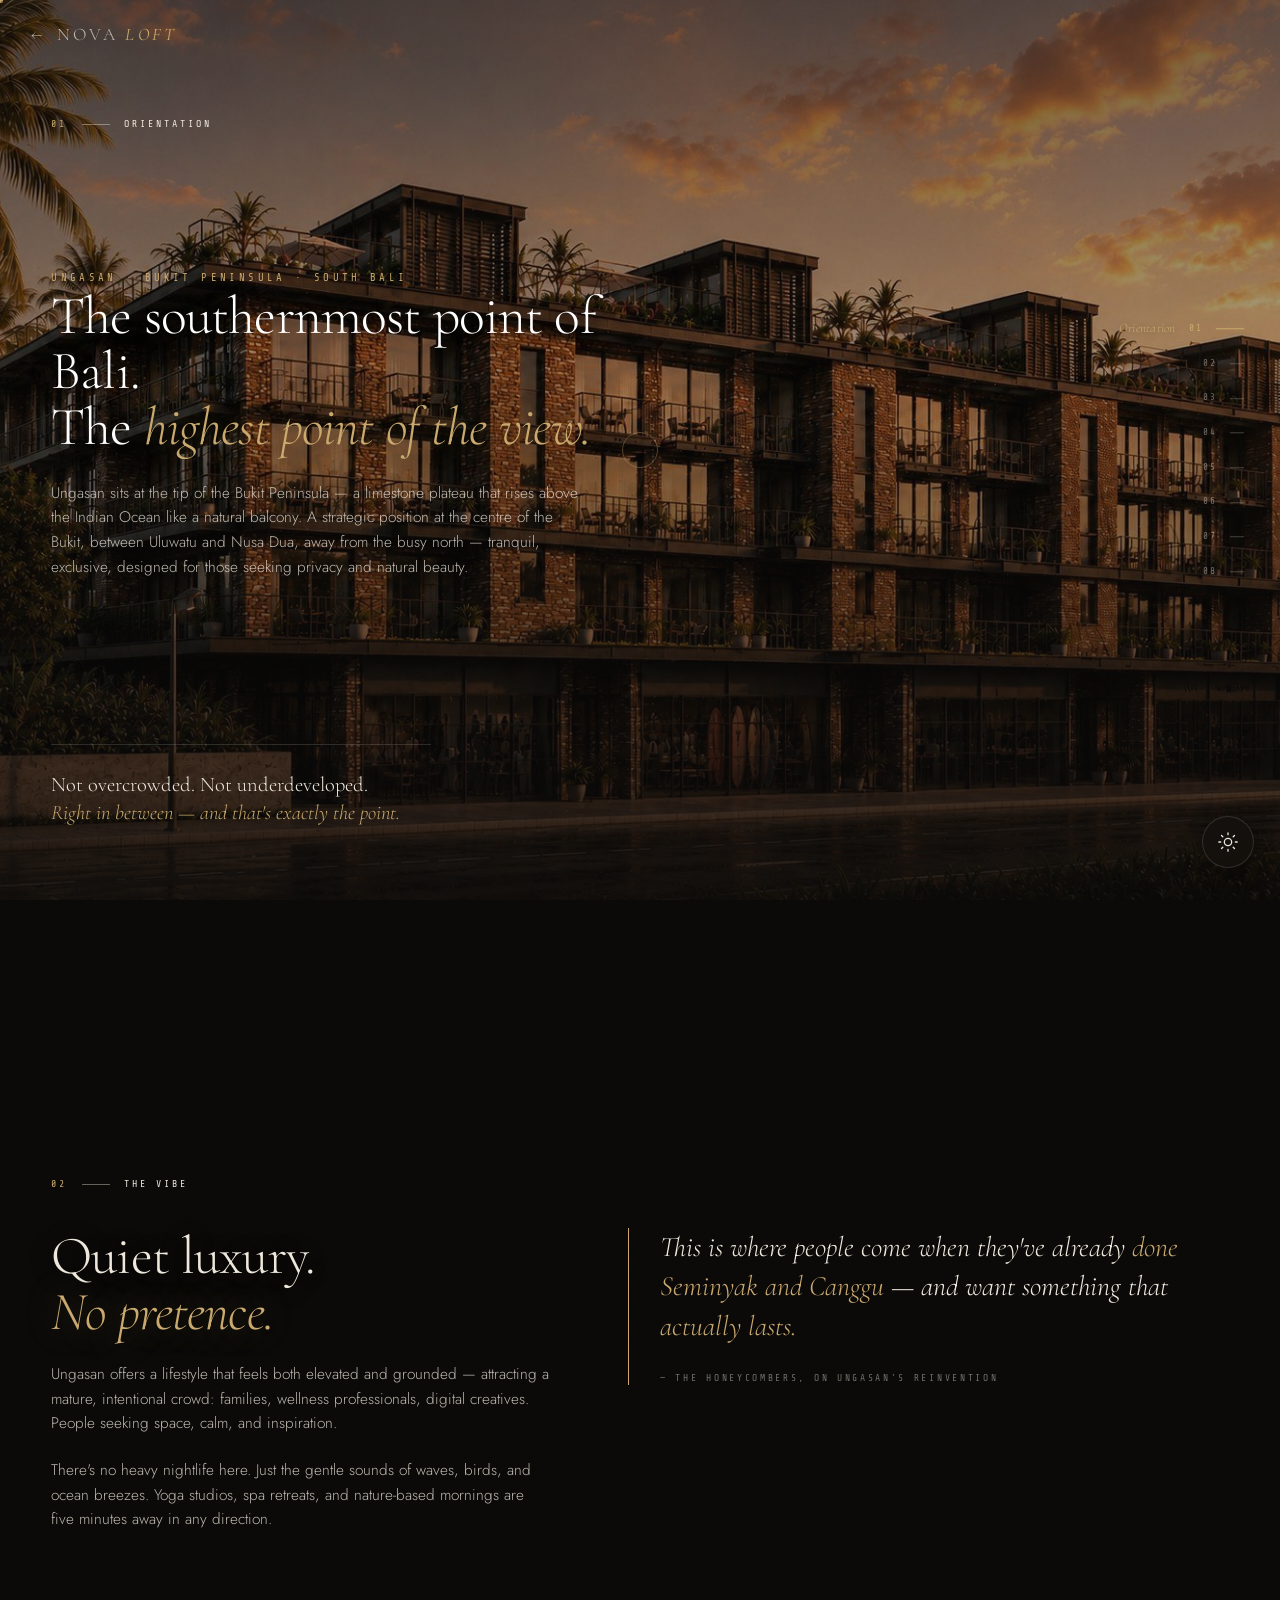
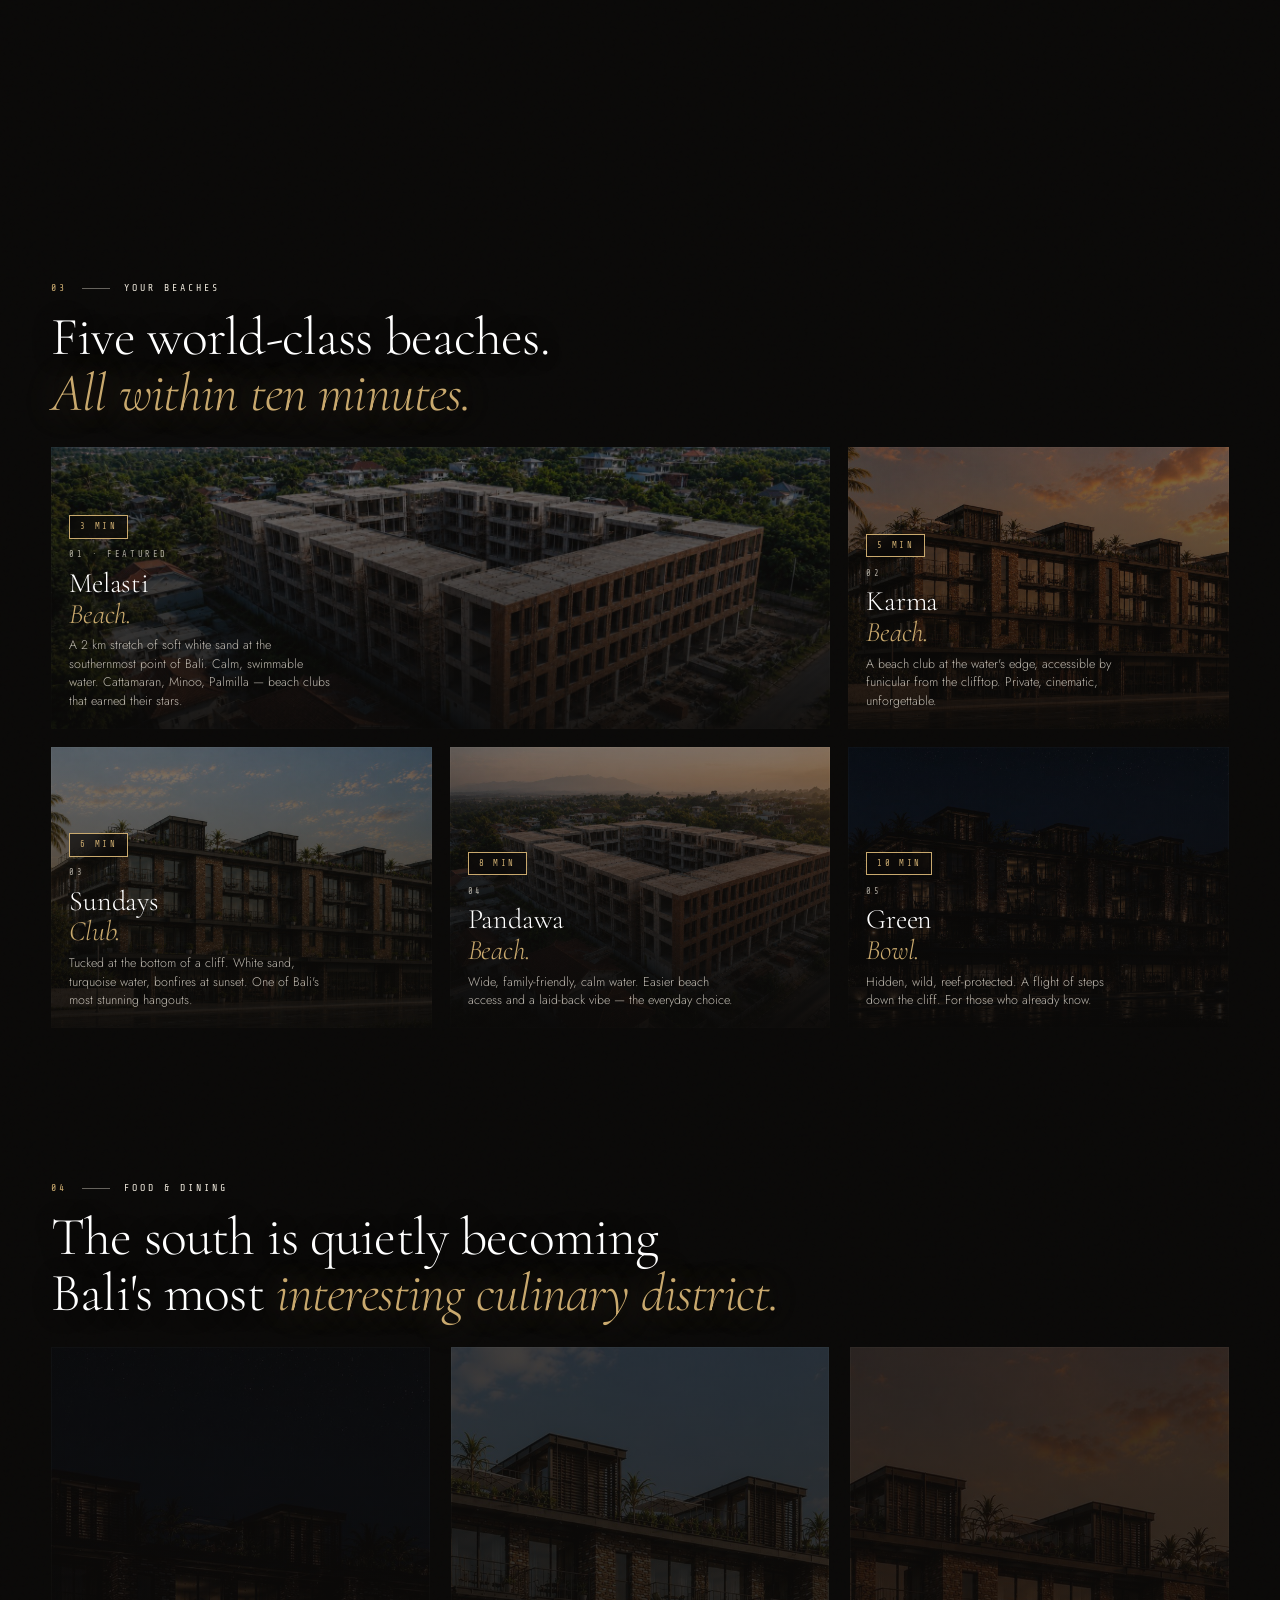
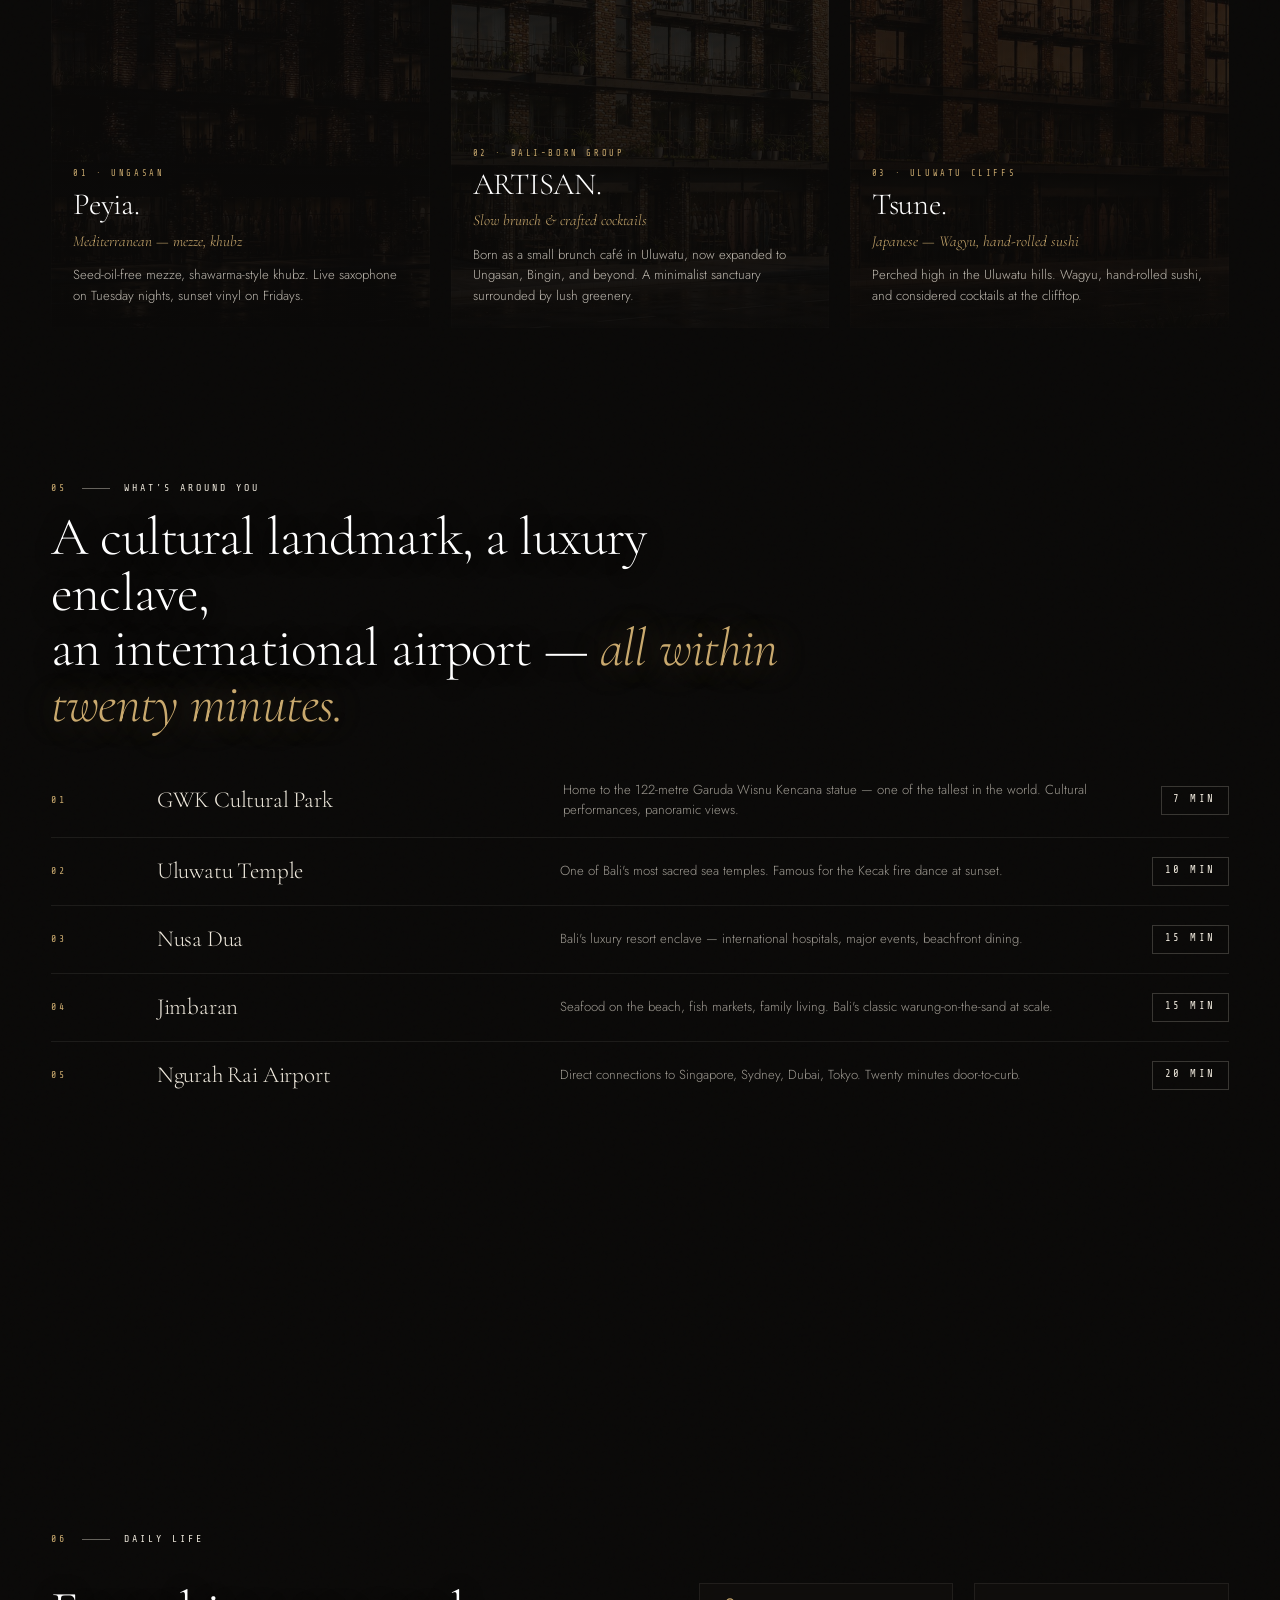
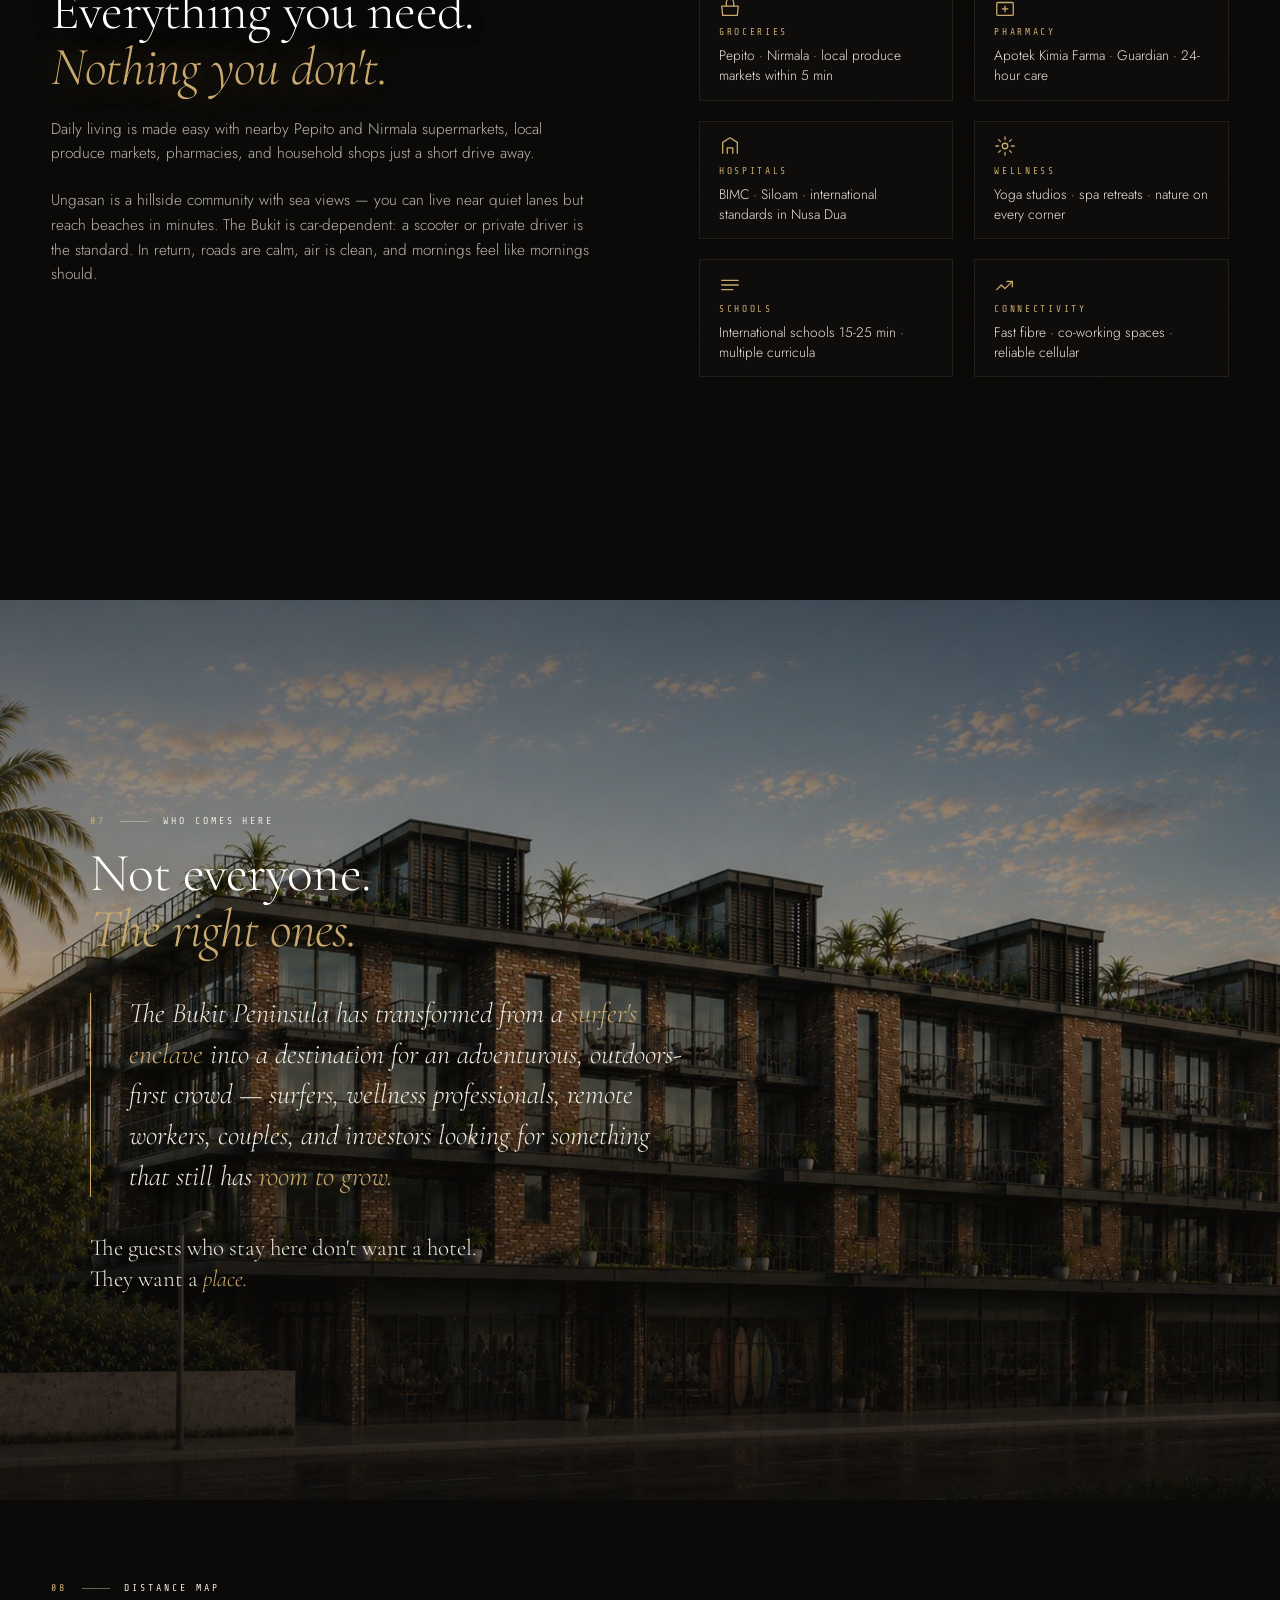
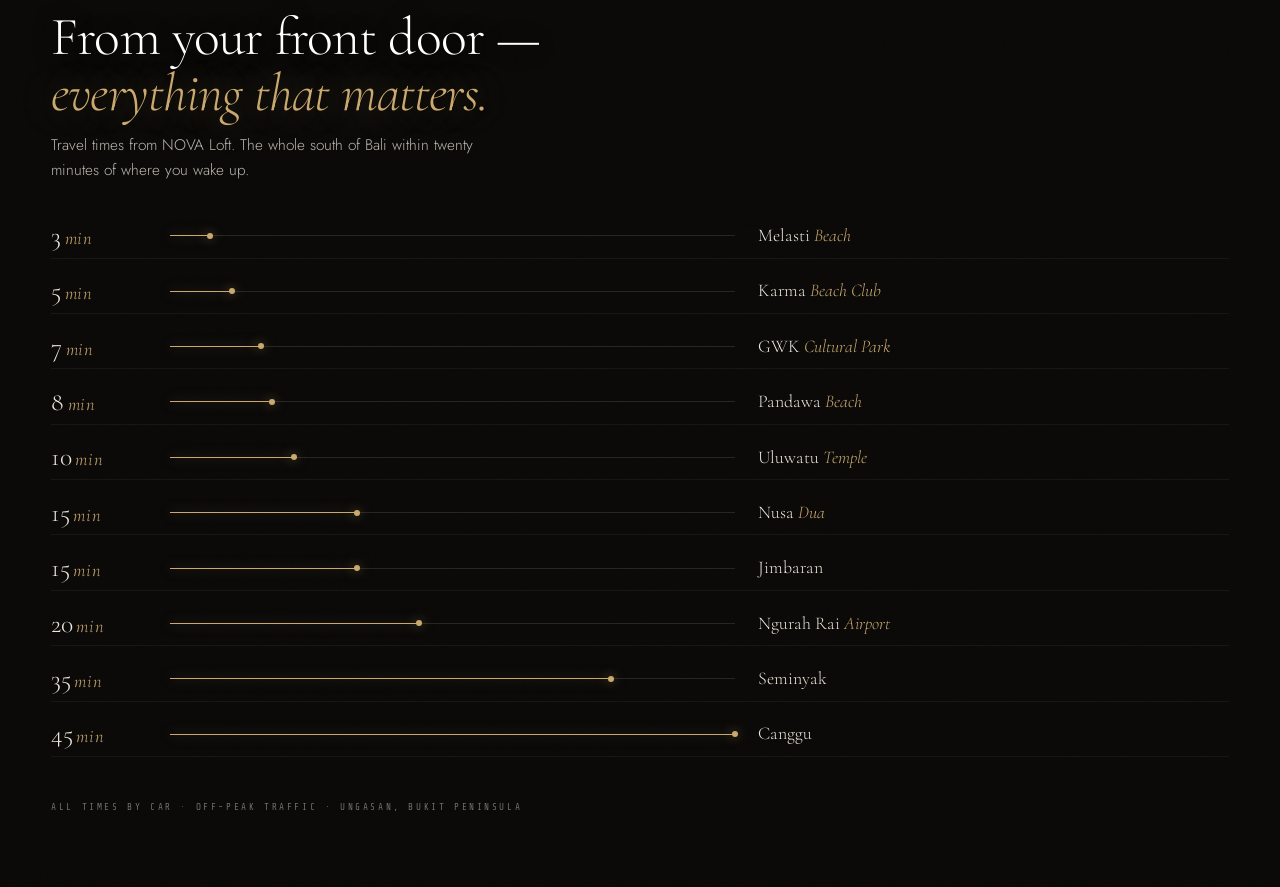
<file: location/index.html>
<!DOCTYPE html>
<html lang="en">
<head>
  <meta charset="UTF-8" />
  <meta name="viewport" content="width=device-width, initial-scale=1.0, viewport-fit=cover" />
  <title>Ungasan — The Place · NOVA Loft</title>
  <meta name="description" content="Ungasan, Bukit Peninsula, South Bali — the place around NOVA Loft." />

  <link rel="preconnect" href="https://fonts.googleapis.com">
  <link rel="preconnect" href="https://fonts.gstatic.com" crossorigin>
  <link rel="stylesheet" href="https://fonts.googleapis.com/css2?family=Cormorant+Garamond:ital,wght@0,300;0,400;0,500;1,300;1,400;1,500&family=Jost:wght@300;400;500&family=Share+Tech+Mono&display=swap" />

  <link rel="stylesheet" href="../css/base.css" />
  <link rel="stylesheet" href="../css/layout.css" />
  <link rel="stylesheet" href="../css/components.css" />
  <link rel="stylesheet" href="../css/animations.css" />
  <link rel="stylesheet" href="../css/responsive.css" />
  <link rel="stylesheet" href="../css/location.css" />
</head>

<!-- data-theme-toggle-always: tells theme.js to keep the sun/moon toggle visible
     from page load (no need to wait for an IntersectionObserver target). -->
<body data-theme="dark" data-page="location" data-theme-toggle-always>

  <!-- Custom cursor (re-used from main page) -->
  <div class="nova-cursor" data-cursor>
    <span class="nova-cursor__ring" aria-hidden="true"></span>
    <span class="nova-cursor__dot"  aria-hidden="true"></span>
  </div>

  <!-- Back-to-main link (fixed top-left) -->
  <a class="page-mark" href="../" data-cursor-hover>
    <span class="page-mark__arrow" aria-hidden="true">←</span>
    <span class="page-mark__brand">NOVA <em>LOFT</em></span>
  </a>

  <main>

    <!-- ═══════════════════════════════════════════════════════
         01 · ORIENTATION
         Hero-style introduction to Ungasan.
         ═══════════════════════════════════════════════════════ -->
    <section class="loc loc--hero" id="orientation" data-section="orientation">
      <!-- TODO: replace bg with a clifftop / drone photo of Ungasan -->
      <div class="loc__bg" aria-hidden="true">
        <img src="../images/hero/sunset.jpg" alt="" decoding="async">
      </div>
      <div class="loc__bg-grade" aria-hidden="true"></div>

      <div class="loc__inner">
        <div class="loc__meta">
          <span class="loc__meta-num">01</span>
          <span class="loc__meta-rule" aria-hidden="true"></span>
          <span class="loc__meta-label">Orientation</span>
        </div>

        <div>
          <span class="loc__eyebrow">Ungasan · Bukit Peninsula · South Bali</span>
          <h1 class="loc__title">
            The southernmost point of Bali.<br>
            The <em>highest point of the view.</em>
          </h1>
          <p class="loc__lede">
            Ungasan sits at the tip of the Bukit Peninsula — a limestone plateau that rises above the Indian Ocean like a natural balcony. A strategic position at the centre of the Bukit, between Uluwatu and Nusa Dua, away from the busy north — tranquil, exclusive, designed for those seeking privacy and natural beauty.
          </p>
        </div>

        <p class="loc__pull">
          Not overcrowded. Not underdeveloped.<br>
          <em>Right in between — and that's exactly the point.</em>
        </p>
      </div>
    </section>

    <!-- ═══════════════════════════════════════════════════════
         02 · THE VIBE
         Two-column editorial — title + lede + pull quote.
         ═══════════════════════════════════════════════════════ -->
    <section class="loc loc--vibe" id="vibe" data-section="vibe">
      <div class="loc__inner">
        <div class="loc__meta">
          <span class="loc__meta-num">02</span>
          <span class="loc__meta-rule" aria-hidden="true"></span>
          <span class="loc__meta-label">The Vibe</span>
        </div>

        <div class="loc--vibe__grid">
          <div class="loc--vibe__lead">
            <h2 class="loc__title">
              Quiet luxury.<br>
              <em>No pretence.</em>
            </h2>
            <p class="loc__lede">
              Ungasan offers a lifestyle that feels both elevated and grounded — attracting a mature, intentional crowd: families, wellness professionals, digital creatives. People seeking space, calm, and inspiration.
            </p>
            <p class="loc__lede">
              There's no heavy nightlife here. Just the gentle sounds of waves, birds, and ocean breezes. Yoga studios, spa retreats, and nature-based mornings are five minutes away in any direction.
            </p>
          </div>

          <blockquote class="loc--vibe__quote">
            This is where people come when they've already <em>done Seminyak and Canggu</em> — and want something that <em>actually lasts.</em>
            <span class="loc--vibe__quote-cite">— The Honeycombers, on Ungasan's reinvention</span>
          </blockquote>
        </div>
      </div>
    </section>

    <!-- ═══════════════════════════════════════════════════════
         03 · BEACHES (5 cards, first one featured)
         ═══════════════════════════════════════════════════════ -->
    <section class="loc loc--beaches" id="beaches" data-section="beaches">
      <div class="loc__inner">
        <div class="loc--beaches__head">
          <div class="loc__meta">
            <span class="loc__meta-num">03</span>
            <span class="loc__meta-rule" aria-hidden="true"></span>
            <span class="loc__meta-label">Your Beaches</span>
          </div>
          <h2 class="loc__title">
            Five world-class beaches.<br>
            <em>All within ten minutes.</em>
          </h2>
        </div>

        <div class="loc--beaches__grid">
          <!-- TODO: replace --card-bg with a real Melasti Beach photo -->
          <article class="loc--beaches__card" style="--card-bg: url('../images/reality/day.jpg');">
            <span class="loc--beaches__card-pill">3 min</span>
            <span class="loc--beaches__card-tag">01 · Featured</span>
            <h3 class="loc--beaches__card-name">Melasti<br><em>Beach.</em></h3>
            <p class="loc--beaches__card-desc">A 2 km stretch of soft white sand at the southernmost point of Bali. Calm, swimmable water. Cattamaran, Minoo, Palmilla — beach clubs that earned their stars.</p>
          </article>

          <!-- TODO: replace --card-bg with Karma Beach photo -->
          <article class="loc--beaches__card" style="--card-bg: url('../images/hero/sunset.jpg');">
            <span class="loc--beaches__card-pill">5 min</span>
            <span class="loc--beaches__card-tag">02</span>
            <h3 class="loc--beaches__card-name">Karma<br><em>Beach.</em></h3>
            <p class="loc--beaches__card-desc">A beach club at the water's edge, accessible by funicular from the clifftop. Private, cinematic, unforgettable.</p>
          </article>

          <!-- TODO: replace --card-bg with Sundays photo -->
          <article class="loc--beaches__card" style="--card-bg: url('../images/hero/morning.jpg');">
            <span class="loc--beaches__card-pill">6 min</span>
            <span class="loc--beaches__card-tag">03</span>
            <h3 class="loc--beaches__card-name">Sundays<br><em>Club.</em></h3>
            <p class="loc--beaches__card-desc">Tucked at the bottom of a cliff. White sand, turquoise water, bonfires at sunset. One of Bali's most stunning hangouts.</p>
          </article>

          <!-- TODO: replace --card-bg with Pandawa photo -->
          <article class="loc--beaches__card" style="--card-bg: url('../images/reality/morning.jpg');">
            <span class="loc--beaches__card-pill">8 min</span>
            <span class="loc--beaches__card-tag">04</span>
            <h3 class="loc--beaches__card-name">Pandawa<br><em>Beach.</em></h3>
            <p class="loc--beaches__card-desc">Wide, family-friendly, calm water. Easier beach access and a laid-back vibe — the everyday choice.</p>
          </article>

          <!-- TODO: replace --card-bg with Green Bowl photo -->
          <article class="loc--beaches__card" style="--card-bg: url('../images/hero/night.jpg');">
            <span class="loc--beaches__card-pill">10 min</span>
            <span class="loc--beaches__card-tag">05</span>
            <h3 class="loc--beaches__card-name">Green<br><em>Bowl.</em></h3>
            <p class="loc--beaches__card-desc">Hidden, wild, reef-protected. A flight of steps down the cliff. For those who already know.</p>
          </article>
        </div>
      </div>
    </section>

    <!-- ═══════════════════════════════════════════════════════
         04 · DINING (3 cards)
         ═══════════════════════════════════════════════════════ -->
    <section class="loc loc--dining" id="dining" data-section="dining">
      <div class="loc__inner">
        <div class="loc--dining__head">
          <div class="loc__meta">
            <span class="loc__meta-num">04</span>
            <span class="loc__meta-rule" aria-hidden="true"></span>
            <span class="loc__meta-label">Food &amp; Dining</span>
          </div>
          <h2 class="loc__title">
            The south is quietly becoming<br>
            Bali's most <em>interesting culinary district.</em>
          </h2>
        </div>

        <div class="loc--dining__grid">
          <!-- TODO: replace --card-bg with a Peyia interior / food photo -->
          <article class="loc--dining__card" style="--card-bg: url('../images/apartments/interior-night.jpg');">
            <span class="loc--dining__card-tag">01 · Ungasan</span>
            <h3 class="loc--dining__card-name">Peyia.</h3>
            <p class="loc--dining__card-cuisine">Mediterranean — mezze, khubz</p>
            <p class="loc--dining__card-desc">Seed-oil-free mezze, shawarma-style khubz. Live saxophone on Tuesday nights, sunset vinyl on Fridays.</p>
          </article>

          <!-- TODO: replace --card-bg with an ARTISAN interior photo -->
          <article class="loc--dining__card" style="--card-bg: url('../images/apartments/interior-day.jpg');">
            <span class="loc--dining__card-tag">02 · Bali-born group</span>
            <h3 class="loc--dining__card-name">ARTISAN.</h3>
            <p class="loc--dining__card-cuisine">Slow brunch &amp; crafted cocktails</p>
            <p class="loc--dining__card-desc">Born as a small brunch café in Uluwatu, now expanded to Ungasan, Bingin, and beyond. A minimalist sanctuary surrounded by lush greenery.</p>
          </article>

          <!-- TODO: replace --card-bg with Tsune cliffside / interior photo -->
          <article class="loc--dining__card" style="--card-bg: url('../images/hero/sunset.jpg');">
            <span class="loc--dining__card-tag">03 · Uluwatu cliffs</span>
            <h3 class="loc--dining__card-name">Tsune.</h3>
            <p class="loc--dining__card-cuisine">Japanese — Wagyu, hand-rolled sushi</p>
            <p class="loc--dining__card-desc">Perched high in the Uluwatu hills. Wagyu, hand-rolled sushi, and considered cocktails at the clifftop.</p>
          </article>
        </div>
      </div>
    </section>

    <!-- ═══════════════════════════════════════════════════════
         05 · AROUND YOU (5 destinations)
         ═══════════════════════════════════════════════════════ -->
    <section class="loc loc--around" id="around" data-section="around">
      <div class="loc__inner">
        <div class="loc--around__head">
          <div class="loc__meta">
            <span class="loc__meta-num">05</span>
            <span class="loc__meta-rule" aria-hidden="true"></span>
            <span class="loc__meta-label">What's Around You</span>
          </div>
          <h2 class="loc__title">
            A cultural landmark, a luxury enclave,<br>
            an international airport — <em>all within twenty minutes.</em>
          </h2>
        </div>

        <ul class="loc--around__list">
          <li class="loc--around__item">
            <span class="loc--around__num">01</span>
            <span class="loc--around__name">GWK Cultural Park</span>
            <p class="loc--around__desc">Home to the 122-metre Garuda Wisnu Kencana statue — one of the tallest in the world. Cultural performances, panoramic views.</p>
            <span class="loc--around__time">7 min</span>
          </li>
          <li class="loc--around__item">
            <span class="loc--around__num">02</span>
            <span class="loc--around__name">Uluwatu Temple</span>
            <p class="loc--around__desc">One of Bali's most sacred sea temples. Famous for the Kecak fire dance at sunset.</p>
            <span class="loc--around__time">10 min</span>
          </li>
          <li class="loc--around__item">
            <span class="loc--around__num">03</span>
            <span class="loc--around__name">Nusa Dua</span>
            <p class="loc--around__desc">Bali's luxury resort enclave — international hospitals, major events, beachfront dining.</p>
            <span class="loc--around__time">15 min</span>
          </li>
          <li class="loc--around__item">
            <span class="loc--around__num">04</span>
            <span class="loc--around__name">Jimbaran</span>
            <p class="loc--around__desc">Seafood on the beach, fish markets, family living. Bali's classic warung-on-the-sand at scale.</p>
            <span class="loc--around__time">15 min</span>
          </li>
          <li class="loc--around__item">
            <span class="loc--around__num">05</span>
            <span class="loc--around__name">Ngurah Rai Airport</span>
            <p class="loc--around__desc">Direct connections to Singapore, Sydney, Dubai, Tokyo. Twenty minutes door-to-curb.</p>
            <span class="loc--around__time">20 min</span>
          </li>
        </ul>
      </div>
    </section>

    <!-- ═══════════════════════════════════════════════════════
         06 · DAILY LIFE — copy + amenities checklist
         ═══════════════════════════════════════════════════════ -->
    <section class="loc loc--daily" id="daily" data-section="daily">
      <div class="loc__inner">
        <div class="loc__meta">
          <span class="loc__meta-num">06</span>
          <span class="loc__meta-rule" aria-hidden="true"></span>
          <span class="loc__meta-label">Daily Life</span>
        </div>

        <div class="loc--daily__grid">
          <div class="loc--daily__copy">
            <h2 class="loc__title">
              Everything you need.<br>
              <em>Nothing you don't.</em>
            </h2>
            <p class="loc__lede">
              Daily living is made easy with nearby Pepito and Nirmala supermarkets, local produce markets, pharmacies, and household shops just a short drive away.
            </p>
            <p class="loc__lede">
              Ungasan is a hillside community with sea views — you can live near quiet lanes but reach beaches in minutes. The Bukit is car-dependent: a scooter or private driver is the standard. In return, roads are calm, air is clean, and mornings feel like mornings should.
            </p>
          </div>

          <ul class="loc--daily__list">
            <li class="loc--daily__item">
              <span class="loc--daily__item-icon" aria-hidden="true">
                <svg viewBox="0 0 24 24" fill="none" stroke="currentColor" stroke-width="1.4" stroke-linecap="round" stroke-linejoin="round">
                  <path d="M3 10h18l-1 10H4L3 10z"/>
                  <path d="M8 10V6a4 4 0 1 1 8 0v4"/>
                </svg>
              </span>
              <span class="loc--daily__item-label">Groceries</span>
              <p class="loc--daily__item-text">Pepito · Nirmala · local produce markets within 5 min</p>
            </li>

            <li class="loc--daily__item">
              <span class="loc--daily__item-icon" aria-hidden="true">
                <svg viewBox="0 0 24 24" fill="none" stroke="currentColor" stroke-width="1.4" stroke-linecap="round" stroke-linejoin="round">
                  <rect x="3" y="6" width="18" height="14" rx="1"/>
                  <path d="M9 13h6M12 10v6"/>
                </svg>
              </span>
              <span class="loc--daily__item-label">Pharmacy</span>
              <p class="loc--daily__item-text">Apotek Kimia Farma · Guardian · 24-hour care</p>
            </li>

            <li class="loc--daily__item">
              <span class="loc--daily__item-icon" aria-hidden="true">
                <svg viewBox="0 0 24 24" fill="none" stroke="currentColor" stroke-width="1.4" stroke-linecap="round" stroke-linejoin="round">
                  <path d="M4 20V8l8-5 8 5v12"/>
                  <path d="M9 20v-6h6v6"/>
                </svg>
              </span>
              <span class="loc--daily__item-label">Hospitals</span>
              <p class="loc--daily__item-text">BIMC · Siloam · international standards in Nusa Dua</p>
            </li>

            <li class="loc--daily__item">
              <span class="loc--daily__item-icon" aria-hidden="true">
                <svg viewBox="0 0 24 24" fill="none" stroke="currentColor" stroke-width="1.4" stroke-linecap="round" stroke-linejoin="round">
                  <circle cx="12" cy="12" r="3"/>
                  <path d="M12 2v3M12 19v3M2 12h3M19 12h3M5 5l2 2M17 17l2 2M5 19l2-2M17 7l2-2"/>
                </svg>
              </span>
              <span class="loc--daily__item-label">Wellness</span>
              <p class="loc--daily__item-text">Yoga studios · spa retreats · nature on every corner</p>
            </li>

            <li class="loc--daily__item">
              <span class="loc--daily__item-icon" aria-hidden="true">
                <svg viewBox="0 0 24 24" fill="none" stroke="currentColor" stroke-width="1.4" stroke-linecap="round" stroke-linejoin="round">
                  <path d="M3 7h18M3 12h18M3 17h12"/>
                </svg>
              </span>
              <span class="loc--daily__item-label">Schools</span>
              <p class="loc--daily__item-text">International schools 15-25 min · multiple curricula</p>
            </li>

            <li class="loc--daily__item">
              <span class="loc--daily__item-icon" aria-hidden="true">
                <svg viewBox="0 0 24 24" fill="none" stroke="currentColor" stroke-width="1.4" stroke-linecap="round" stroke-linejoin="round">
                  <path d="M3 17l5-5 4 4 8-8"/>
                  <path d="M14 8h6v6"/>
                </svg>
              </span>
              <span class="loc--daily__item-label">Connectivity</span>
              <p class="loc--daily__item-text">Fast fibre · co-working spaces · reliable cellular</p>
            </li>
          </ul>
        </div>
      </div>
    </section>

    <!-- ═══════════════════════════════════════════════════════
         07 · WHO COMES HERE — large editorial quote
         ═══════════════════════════════════════════════════════ -->
    <section class="loc loc--who" id="who" data-section="who">
      <!-- TODO: replace bg with a portrait-style atmospheric photo -->
      <div class="loc__bg" aria-hidden="true">
        <img src="../images/hero/morning.jpg" alt="" decoding="async">
      </div>
      <div class="loc__bg-grade" aria-hidden="true"></div>

      <div class="loc__inner">
        <div class="loc--who__head">
          <div class="loc__meta">
            <span class="loc__meta-num">07</span>
            <span class="loc__meta-rule" aria-hidden="true"></span>
            <span class="loc__meta-label">Who Comes Here</span>
          </div>
          <h2 class="loc__title">
            Not everyone.<br>
            <em>The right ones.</em>
          </h2>
        </div>

        <blockquote class="loc--who__quote">
          The Bukit Peninsula has transformed from a <em>surfer's enclave</em> into a destination for an adventurous, outdoors-first crowd — surfers, wellness professionals, remote workers, couples, and investors looking for something that still has <em>room to grow.</em>
        </blockquote>

        <p class="loc--who__close">
          The guests who stay here don't want a hotel.<br>
          They want a <em>place.</em>
        </p>
      </div>
    </section>

    <!-- ═══════════════════════════════════════════════════════
         08 · DISTANCE MAP — proportional time bars
         ═══════════════════════════════════════════════════════ -->
    <section class="loc loc--distance" id="distance" data-section="distance" data-loc-distance>
      <div class="loc__inner">
        <div class="loc--distance__head">
          <div class="loc__meta">
            <span class="loc__meta-num">08</span>
            <span class="loc__meta-rule" aria-hidden="true"></span>
            <span class="loc__meta-label">Distance Map</span>
          </div>
          <h2 class="loc__title">
            From your front door —<br>
            <em>everything that matters.</em>
          </h2>
          <p class="loc__lede">
            Travel times from NOVA Loft. The whole south of Bali within twenty minutes of where you wake up.
          </p>
        </div>

        <!-- Bars normalized against the longest trip (Canggu, 45 min = 100%) -->
        <ul class="loc--distance__rows">
          <li class="loc--distance__row" style="--bar-target: 7%;  --bar-delay: 0ms;">
            <span class="loc--distance__time">3<em>min</em></span>
            <span class="loc--distance__bar-track"><span class="loc--distance__bar-fill" aria-hidden="true"></span></span>
            <span class="loc--distance__name">Melasti <em>Beach</em></span>
          </li>
          <li class="loc--distance__row" style="--bar-target: 11%; --bar-delay: 80ms;">
            <span class="loc--distance__time">5<em>min</em></span>
            <span class="loc--distance__bar-track"><span class="loc--distance__bar-fill" aria-hidden="true"></span></span>
            <span class="loc--distance__name">Karma <em>Beach Club</em></span>
          </li>
          <li class="loc--distance__row" style="--bar-target: 16%; --bar-delay: 160ms;">
            <span class="loc--distance__time">7<em>min</em></span>
            <span class="loc--distance__bar-track"><span class="loc--distance__bar-fill" aria-hidden="true"></span></span>
            <span class="loc--distance__name">GWK <em>Cultural Park</em></span>
          </li>
          <li class="loc--distance__row" style="--bar-target: 18%; --bar-delay: 240ms;">
            <span class="loc--distance__time">8<em>min</em></span>
            <span class="loc--distance__bar-track"><span class="loc--distance__bar-fill" aria-hidden="true"></span></span>
            <span class="loc--distance__name">Pandawa <em>Beach</em></span>
          </li>
          <li class="loc--distance__row" style="--bar-target: 22%; --bar-delay: 320ms;">
            <span class="loc--distance__time">10<em>min</em></span>
            <span class="loc--distance__bar-track"><span class="loc--distance__bar-fill" aria-hidden="true"></span></span>
            <span class="loc--distance__name">Uluwatu <em>Temple</em></span>
          </li>
          <li class="loc--distance__row" style="--bar-target: 33%; --bar-delay: 400ms;">
            <span class="loc--distance__time">15<em>min</em></span>
            <span class="loc--distance__bar-track"><span class="loc--distance__bar-fill" aria-hidden="true"></span></span>
            <span class="loc--distance__name">Nusa <em>Dua</em></span>
          </li>
          <li class="loc--distance__row" style="--bar-target: 33%; --bar-delay: 480ms;">
            <span class="loc--distance__time">15<em>min</em></span>
            <span class="loc--distance__bar-track"><span class="loc--distance__bar-fill" aria-hidden="true"></span></span>
            <span class="loc--distance__name">Jimbaran</span>
          </li>
          <li class="loc--distance__row" style="--bar-target: 44%; --bar-delay: 560ms;">
            <span class="loc--distance__time">20<em>min</em></span>
            <span class="loc--distance__bar-track"><span class="loc--distance__bar-fill" aria-hidden="true"></span></span>
            <span class="loc--distance__name">Ngurah Rai <em>Airport</em></span>
          </li>
          <li class="loc--distance__row" style="--bar-target: 78%; --bar-delay: 640ms;">
            <span class="loc--distance__time">35<em>min</em></span>
            <span class="loc--distance__bar-track"><span class="loc--distance__bar-fill" aria-hidden="true"></span></span>
            <span class="loc--distance__name">Seminyak</span>
          </li>
          <li class="loc--distance__row" style="--bar-target: 100%; --bar-delay: 720ms;">
            <span class="loc--distance__time">45<em>min</em></span>
            <span class="loc--distance__bar-track"><span class="loc--distance__bar-fill" aria-hidden="true"></span></span>
            <span class="loc--distance__name">Canggu</span>
          </li>
        </ul>

        <p class="loc--distance__foot">All times by car · off-peak traffic · Ungasan, Bukit Peninsula</p>
      </div>
    </section>

  </main>

  <!-- Mobile section-nav toggle (hamburger / X) -->
  <button type="button" class="section-nav__toggle" data-section-nav-toggle
          aria-label="Open section menu" aria-expanded="false" data-cursor-hover>
    <span class="section-nav__toggle-bars" aria-hidden="true">
      <span class="section-nav__toggle-bar"></span>
      <span class="section-nav__toggle-bar"></span>
      <span class="section-nav__toggle-bar"></span>
    </span>
  </button>

  <!-- Right-side section indicator -->
  <nav class="section-nav" aria-label="Sections" data-section-nav>
    <ul class="section-nav__list">
      <li class="section-nav__item">
        <a class="section-nav__link" href="#orientation" data-section-link="orientation" data-cursor-hover>
          <span class="section-nav__label">Orientation</span>
          <span class="section-nav__num">01</span>
          <span class="section-nav__line" aria-hidden="true"></span>
        </a>
      </li>
      <li class="section-nav__item">
        <a class="section-nav__link" href="#vibe" data-section-link="vibe" data-cursor-hover>
          <span class="section-nav__label">Vibe</span>
          <span class="section-nav__num">02</span>
          <span class="section-nav__line" aria-hidden="true"></span>
        </a>
      </li>
      <li class="section-nav__item">
        <a class="section-nav__link" href="#beaches" data-section-link="beaches" data-cursor-hover>
          <span class="section-nav__label">Beaches</span>
          <span class="section-nav__num">03</span>
          <span class="section-nav__line" aria-hidden="true"></span>
        </a>
      </li>
      <li class="section-nav__item">
        <a class="section-nav__link" href="#dining" data-section-link="dining" data-cursor-hover>
          <span class="section-nav__label">Dining</span>
          <span class="section-nav__num">04</span>
          <span class="section-nav__line" aria-hidden="true"></span>
        </a>
      </li>
      <li class="section-nav__item">
        <a class="section-nav__link" href="#around" data-section-link="around" data-cursor-hover>
          <span class="section-nav__label">Around</span>
          <span class="section-nav__num">05</span>
          <span class="section-nav__line" aria-hidden="true"></span>
        </a>
      </li>
      <li class="section-nav__item">
        <a class="section-nav__link" href="#daily" data-section-link="daily" data-cursor-hover>
          <span class="section-nav__label">Daily Life</span>
          <span class="section-nav__num">06</span>
          <span class="section-nav__line" aria-hidden="true"></span>
        </a>
      </li>
      <li class="section-nav__item">
        <a class="section-nav__link" href="#who" data-section-link="who" data-cursor-hover>
          <span class="section-nav__label">Who Comes</span>
          <span class="section-nav__num">07</span>
          <span class="section-nav__line" aria-hidden="true"></span>
        </a>
      </li>
      <li class="section-nav__item">
        <a class="section-nav__link" href="#distance" data-section-link="distance" data-cursor-hover>
          <span class="section-nav__label">Distance</span>
          <span class="section-nav__num">08</span>
          <span class="section-nav__line" aria-hidden="true"></span>
        </a>
      </li>
    </ul>
  </nav>

  <!-- Floating dark/light toggle. data-theme-toggle-always on <body> keeps it visible. -->
  <button type="button" class="theme-toggle" data-theme-toggle aria-label="Toggle dark / light theme" data-cursor-hover>
    <span class="theme-toggle__track" aria-hidden="true">
      <span class="theme-toggle__icon theme-toggle__icon--sun">
        <svg viewBox="0 0 24 24" fill="none" stroke="currentColor" stroke-width="1.4">
          <circle cx="12" cy="12" r="4"/>
          <path d="M12 2v2M12 20v2M4.93 4.93l1.41 1.41M17.66 17.66l1.41 1.41M2 12h2M20 12h2M4.93 19.07l1.41-1.41M17.66 6.34l1.41-1.41" stroke-linecap="round"/>
        </svg>
      </span>
      <span class="theme-toggle__icon theme-toggle__icon--moon">
        <svg viewBox="0 0 24 24" fill="none" stroke="currentColor" stroke-width="1.4">
          <path d="M21 12.79A9 9 0 1 1 11.21 3 7 7 0 0 0 21 12.79z" stroke-linecap="round" stroke-linejoin="round"/>
        </svg>
      </span>
    </span>
  </button>

  <!-- Scripts: load core utilities + section-nav + a small distance-map IO -->
  <script src="../js/cursor.js" defer></script>
  <script src="../js/reveal.js" defer></script>
  <script src="../js/theme.js" defer></script>
  <script src="../js/section-nav.js" defer></script>

  <!-- Tiny inline script: animate the distance bars when in view -->
  <script>
    (() => {
      const root = document.querySelector('[data-loc-distance]');
      if (!root) return;
      if (window.matchMedia && window.matchMedia('(prefers-reduced-motion: reduce)').matches) {
        root.classList.add('is-charted');
        return;
      }
      const io = new IntersectionObserver((entries) => {
        entries.forEach(entry => {
          if (entry.isIntersecting) {
            root.classList.add('is-charted');
            io.disconnect();
          }
        });
      }, { threshold: 0.25 });
      io.observe(root);
    })();
  </script>
</body>
</html>
</file>
<file: css/base.css>
/* ===================================================================
   NOVA · base.css
   Design tokens, reset, typography foundation
   =================================================================== */

:root {
  /* ─── Color palette ─────────────────────────────────────────────── */
  --color-graphite:     #0A0908;
  --color-charcoal:     #14110F;
  --color-ink:          #1A1816;
  --color-stone:        #2A2724;
  --color-gold:         #C9A96E;
  --color-gold-soft:    rgba(201, 169, 110, 0.5);
  --color-gold-faint:   rgba(201, 169, 110, 0.12);
  --color-bone:         #EEE8DC;
  --color-bone-soft:    rgba(238, 232, 220, 0.6);
  --color-bone-mute:    rgba(238, 232, 220, 0.4);
  --color-bone-faint:   rgba(238, 232, 220, 0.15);
  --color-bone-trace:   rgba(238, 232, 220, 0.06);
  --color-concrete:     #8A8880;
  --color-warm-light:   #F5EFE3;

  /* ─── Semantic surface tokens ───────────────────────────────────── */
  --surface-primary:    var(--color-graphite);
  --surface-secondary:  var(--color-charcoal);
  --surface-tertiary:   var(--color-ink);
  --surface-light:      var(--color-warm-light);
  --surface-accent:     var(--color-gold);

  --text-primary:       var(--color-bone);
  --text-secondary:     var(--color-bone-soft);
  --text-muted:         var(--color-bone-mute);
  --text-accent:        var(--color-gold);
  --text-inverse:       var(--color-graphite);

  --border-faint:       var(--color-bone-trace);
  --border-soft:        var(--color-bone-faint);
  --border-gold:        var(--color-gold-faint);

  /* ─── Typography ────────────────────────────────────────────────── */
  --font-display:       'Cormorant Garamond', 'Times New Roman', serif;
  --font-body:          'Jost', -apple-system, BlinkMacSystemFont, sans-serif;
  --font-mono:          'Share Tech Mono', 'SF Mono', Menlo, monospace;

  --fs-eyebrow:         clamp(0.6rem, 0.65vw, 0.7rem);
  --fs-mono:            clamp(0.62rem, 0.7vw, 0.72rem);
  --fs-body:            clamp(0.95rem, 1vw, 1.05rem);
  --fs-lede:            clamp(1.05rem, 1.2vw, 1.25rem);
  --fs-h3:              clamp(1.75rem, 3vw, 2.75rem);
  --fs-h2:              clamp(2.5rem, 5vw, 5rem);
  --fs-h1:              clamp(3rem, 7.5vw, 8rem);
  --fs-display:         clamp(4rem, 12vw, 14rem);

  --ls-tight:           -0.025em;
  --ls-snug:            -0.015em;
  --ls-normal:          0;
  --ls-wide:            0.05em;
  --ls-wider:           0.15em;
  --ls-widest:          0.28em;

  --lh-tight:           0.95;
  --lh-snug:            1.1;
  --lh-normal:          1.5;
  --lh-relaxed:         1.7;

  /* ─── Spacing scale ─────────────────────────────────────────────── */
  --space-1:            4px;
  --space-2:            8px;
  --space-3:            12px;
  --space-4:            16px;
  --space-5:            24px;
  --space-6:            32px;
  --space-7:            48px;
  --space-8:            64px;
  --space-9:            96px;
  --space-10:           128px;
  --space-11:           160px;
  --space-12:           192px;

  /* ─── Container / layout ────────────────────────────────────────── */
  --container-max:      1680px;
  --container-padding:  clamp(24px, 4vw, 64px);
  --section-spacing:    clamp(120px, 14vh, 200px);

  /* ─── Motion ────────────────────────────────────────────────────── */
  --ease-out-expo:      cubic-bezier(0.16, 1, 0.3, 1);
  --ease-out-quart:     cubic-bezier(0.25, 1, 0.5, 1);
  --ease-in-out-quart:  cubic-bezier(0.76, 0, 0.24, 1);
  --ease-luxury:        cubic-bezier(0.65, 0, 0.35, 1);

  --dur-fast:           240ms;
  --dur-base:           500ms;
  --dur-slow:           900ms;
  --dur-cinematic:      1400ms;

  /* ─── Layer order ───────────────────────────────────────────────── */
  --z-base:             1;
  --z-content:          10;
  --z-grain:            50;
  --z-progress:         90;
  --z-header:           100;
  --z-mobile-menu:      150;
  --z-cursor:           9999;
}

/* ─── Reset ───────────────────────────────────────────────────────── */
*,
*::before,
*::after {
  box-sizing: border-box;
  margin: 0;
  padding: 0;
}

html {
  scroll-behavior: smooth;
  -webkit-text-size-adjust: 100%;
  text-size-adjust: 100%;
  /* Cinematic scroll: each scene snaps into the viewport on release. */
  scroll-snap-type: y mandatory;
}

/* Snap-aligned scenes. Footer is now one of them — full-screen finale. */
.hero,
.reality,
.apartments,
.tour,
.facilities,
.market,
.cta,
.footer {
  scroll-snap-align: start;
  scroll-snap-stop: always;
}

@media (prefers-reduced-motion: reduce) {
  html { scroll-behavior: auto; }
  *,
  *::before,
  *::after {
    animation-duration: 0.01ms !important;
    animation-iteration-count: 1 !important;
    transition-duration: 0.01ms !important;
  }
}

body {
  font-family: var(--font-body);
  font-weight: 300;
  font-size: var(--fs-body);
  line-height: var(--lh-normal);
  letter-spacing: var(--ls-normal);
  color: var(--text-primary);
  background-color: var(--surface-primary);
  -webkit-font-smoothing: antialiased;
  -moz-osx-font-smoothing: grayscale;
  text-rendering: optimizeLegibility;
  overflow-x: hidden;
  min-height: 100vh;
  position: relative;
}

img,
picture,
video,
canvas,
svg {
  display: block;
  max-width: 100%;
  height: auto;
}

button,
input,
select,
textarea {
  font: inherit;
  color: inherit;
  background: none;
  border: none;
  outline: none;
}

button {
  cursor: pointer;
}

a {
  color: inherit;
  text-decoration: none;
}

ul,
ol {
  list-style: none;
}

h1, h2, h3, h4, h5, h6 {
  font-weight: 300;
  line-height: var(--lh-snug);
}

::selection {
  background-color: var(--color-gold);
  color: var(--color-graphite);
}

/* ─── Hide default cursor on devices that have a fine pointer ─── */
@media (hover: hover) and (pointer: fine) {
  body.has-custom-cursor,
  body.has-custom-cursor * {
    cursor: none !important;
  }
}

/* ─── Grain overlay ───────────────────────────────────────────────── */
.nova-grain {
  position: fixed;
  inset: 0;
  pointer-events: none;
  z-index: var(--z-grain);
  opacity: 0.06;
  mix-blend-mode: overlay;
  background-image: url("data:image/svg+xml,%3Csvg viewBox='0 0 256 256' xmlns='http://www.w3.org/2000/svg'%3E%3Cfilter id='n'%3E%3CfeTurbulence type='fractalNoise' baseFrequency='0.9' numOctaves='4' stitchTiles='stitch'/%3E%3C/filter%3E%3Crect width='100%25' height='100%25' filter='url(%23n)'/%3E%3C/svg%3E");
}
</file>
<file: css/layout.css>
/* ===================================================================
   NOVA · layout.css
   Container, sections, grid scaffolding
   =================================================================== */

.nova-main {
  position: relative;
  z-index: var(--z-content);
}

/* ─── Section base ────────────────────────────────────────────────── */
.about,
.philosophy,
.live,
.lifestyle,
.gallery {
  position: relative;
  padding-block: var(--section-spacing);
  overflow: hidden;
}

/* Section index marker (rotated number in corner) */
.section__index {
  position: absolute;
  top: var(--space-7);
  right: var(--container-padding);
  display: flex;
  flex-direction: column;
  align-items: flex-end;
  gap: var(--space-2);
  font-family: var(--font-mono);
  font-size: var(--fs-mono);
  letter-spacing: var(--ls-wider);
  text-transform: uppercase;
  color: var(--text-muted);
  z-index: 2;
}

.section__index span {
  display: block;
}

.section__index--light {
  color: var(--color-bone-faint);
}

/* Container utility */
.about__container,
.philosophy__container,
.live__container {
  max-width: var(--container-max);
  margin-inline: auto;
  padding-inline: var(--container-padding);
  position: relative;
  z-index: 2;
}

/* ─── Section title (shared) ─────────────────────────────────────── */
.section__title {
  font-family: var(--font-display);
  font-weight: 200;
  font-size: var(--fs-h2);
  line-height: var(--lh-tight);
  letter-spacing: var(--ls-tight);
  color: var(--text-primary);
}

.section__title em {
  font-style: italic;
  color: var(--text-accent);
  font-weight: 300;
}

/* ─── Section background variants ────────────────────────────────── */
.about      { background-color: var(--color-graphite); }
.philosophy { background-color: var(--color-charcoal); }
.live       { background-color: var(--color-graphite); }
.lifestyle  { background-color: var(--color-charcoal); }
.gallery    { background-color: var(--color-graphite); }
/* .cta intentionally NOT set here — it owns its own themed background
   via [data-theme] in sections.css */

/* Subtle gradient transition between sections (cinematic stitching) */
.about::before,
.philosophy::before,
.live::before,
.lifestyle::before,
.gallery::before {
  content: '';
  position: absolute;
  top: 0;
  left: 0;
  right: 0;
  height: 1px;
  background: linear-gradient(90deg, transparent, var(--color-gold-faint) 50%, transparent);
  z-index: 1;
}
</file>
<file: css/components.css>
/* ===================================================================
   NOVA · components.css
   Reusable atoms: cursor, header, nav, buttons, progress, footer
   =================================================================== */

/* ═══════════════════════════════════════════════════════════════════
   Custom cursor
   ═══════════════════════════════════════════════════════════════════ */
.nova-cursor {
  position: fixed;
  top: 0;
  left: 0;
  pointer-events: none;
  z-index: var(--z-cursor);
  display: none;
}

@media (hover: hover) and (pointer: fine) {
  body.has-custom-cursor .nova-cursor {
    display: block;
  }
}

.nova-cursor__dot {
  position: fixed;
  width: 5px;
  height: 5px;
  background: var(--color-gold);
  border-radius: 50%;
  transform: translate(-50%, -50%);
  transition: transform 80ms linear, opacity var(--dur-fast) ease;
  will-change: transform;
}

.nova-cursor__ring {
  position: fixed;
  width: 36px;
  height: 36px;
  border: 1px solid var(--color-gold-soft);
  border-radius: 50%;
  transform: translate(-50%, -50%);
  transition:
    width var(--dur-fast) var(--ease-out-quart),
    height var(--dur-fast) var(--ease-out-quart),
    opacity var(--dur-fast) ease,
    background var(--dur-fast) ease,
    border-color var(--dur-fast) ease,
    transform 200ms var(--ease-out-quart);
  opacity: 0.7;
  will-change: transform;
}

.nova-cursor__ring.is-hover {
  width: 64px;
  height: 64px;
  background: rgba(201, 169, 110, 0.08);
  border-color: var(--color-gold);
  opacity: 1;
}

/* ═══════════════════════════════════════════════════════════════════
   Scroll progress
   ═══════════════════════════════════════════════════════════════════ */
.nova-progress {
  position: fixed;
  top: 0;
  left: 0;
  right: 0;
  height: 2px;
  background: var(--color-bone-trace);
  z-index: var(--z-progress);
}

.nova-progress__bar {
  height: 100%;
  width: 0;
  background: linear-gradient(90deg, var(--color-gold), rgba(201, 169, 110, 0.6));
  transition: width 120ms linear;
  will-change: width;
}

/* ═══════════════════════════════════════════════════════════════════
   Preloader — cinematic intro overlay
   ═══════════════════════════════════════════════════════════════════ */
.nova-preloader {
  position: fixed;
  inset: 0;
  z-index: 10000;
  background: var(--color-graphite);
  display: flex;
  align-items: center;
  justify-content: center;
  isolation: isolate;
  opacity: 1;
  transition:
    opacity 0.9s var(--ease-out-quart),
    visibility 0s linear 1s;
  /* Subtle radial glow centered behind the brand */
  background-image:
    radial-gradient(ellipse 80% 60% at 50% 45%,
      rgba(201, 169, 110, 0.06) 0%,
      transparent 60%);
}

.nova-preloader::before {
  /* Same fine grain as the rest of the site for visual cohesion */
  content: '';
  position: absolute;
  inset: 0;
  pointer-events: none;
  opacity: 0.05;
  mix-blend-mode: overlay;
  background-image: url("data:image/svg+xml,%3Csvg viewBox='0 0 256 256' xmlns='http://www.w3.org/2000/svg'%3E%3Cfilter id='n'%3E%3CfeTurbulence type='fractalNoise' baseFrequency='0.9' numOctaves='4' stitchTiles='stitch'/%3E%3C/filter%3E%3Crect width='100%25' height='100%25' filter='url(%23n)'/%3E%3C/svg%3E");
}

.nova-preloader.is-done {
  opacity: 0;
  pointer-events: none;
  visibility: hidden;
}

body.is-loading {
  overflow: hidden;
}

.nova-preloader__inner {
  position: relative;
  z-index: 1;
  display: flex;
  flex-direction: column;
  align-items: center;
  gap: clamp(3rem, 6vw, 5rem);
  padding-inline: var(--container-padding);
  max-width: 100%;
}

.nova-preloader__brand {
  display: flex;
  flex-direction: column;
  align-items: center;
  gap: 1.4rem;
}

.nova-preloader__mark {
  font-family: var(--font-display);
  font-weight: 200;
  font-size: clamp(3rem, 8vw, 6.5rem);
  letter-spacing: 0.3em;
  /* Trailing letter-spacing pushes text left visually; nudge back */
  padding-left: 0.3em;
  color: var(--color-bone);
  line-height: 1;
  white-space: nowrap;
  text-shadow:
    0 2px 30px rgba(0, 0, 0, 0.6),
    0 0 80px rgba(0, 0, 0, 0.4);
  /* Soft entrance fade in */
  animation: preloaderBrandIn 1.4s var(--ease-out-expo) both;
}

.nova-preloader__accent {
  color: var(--color-gold);
  font-style: italic;
  font-weight: 300;
  /* Subtle warm glow on the gold A */
  text-shadow:
    0 0 24px rgba(201, 169, 110, 0.4),
    0 2px 30px rgba(0, 0, 0, 0.6);
}

.nova-preloader__rule {
  display: block;
  width: 56px;
  height: 1px;
  background: var(--color-gold);
  box-shadow: 0 0 14px rgba(201, 169, 110, 0.5);
  transform-origin: center;
  animation: preloaderRuleIn 1s var(--ease-out-expo) 0.3s both;
}

.nova-preloader__sub {
  font-family: var(--font-mono);
  font-size: clamp(0.6rem, 0.7vw, 0.72rem);
  letter-spacing: 0.32em;
  text-transform: uppercase;
  color: rgba(238, 232, 220, 0.5);
  animation: preloaderSubIn 1s var(--ease-out-quart) 0.5s both;
}

.nova-preloader__panel {
  display: flex;
  flex-direction: column;
  gap: 1rem;
  width: min(420px, 78vw);
  animation: preloaderSubIn 1s var(--ease-out-quart) 0.7s both;
}

.nova-preloader__progress {
  position: relative;
  width: 100%;
  height: 1px;
  background: rgba(238, 232, 220, 0.1);
  overflow: visible;
}

.nova-preloader__bar {
  display: block;
  position: absolute;
  inset: 0 auto 0 0;
  width: 0;
  background: var(--color-gold);
  box-shadow: 0 0 14px rgba(201, 169, 110, 0.55);
  transition: width 240ms cubic-bezier(0.25, 1, 0.5, 1);
}

/* Tiny vertical tick at the leading edge of the bar */
.nova-preloader__bar::after {
  content: '';
  position: absolute;
  right: -1px;
  top: -3px;
  width: 1px;
  height: 7px;
  background: var(--color-gold);
  box-shadow: 0 0 8px rgba(201, 169, 110, 0.7);
}

.nova-preloader__meta {
  display: flex;
  align-items: center;
  justify-content: space-between;
  font-family: var(--font-mono);
  font-size: clamp(0.58rem, 0.7vw, 0.68rem);
  letter-spacing: 0.3em;
  text-transform: uppercase;
}

.nova-preloader__label {
  color: rgba(238, 232, 220, 0.55);
  /* Slow pulse so the user feels the system "working" */
  animation: preloaderLabelPulse 2.4s ease-in-out infinite;
}

.nova-preloader__percent {
  color: var(--color-gold);
  font-variant-numeric: tabular-nums;
  min-width: 4ch;
  text-align: right;
}

@keyframes preloaderBrandIn {
  from { opacity: 0; transform: translateY(14px); letter-spacing: 0.42em; }
  to   { opacity: 1; transform: translateY(0);    letter-spacing: 0.32em; }
}
@keyframes preloaderRuleIn {
  from { opacity: 0; transform: scaleX(0); }
  to   { opacity: 1; transform: scaleX(1); }
}
@keyframes preloaderSubIn {
  from { opacity: 0; transform: translateY(8px); }
  to   { opacity: 1; transform: translateY(0); }
}
@keyframes preloaderLabelPulse {
  0%, 100% { opacity: 0.55; }
  50%      { opacity: 0.85; }
}

@media (prefers-reduced-motion: reduce) {
  .nova-preloader__mark,
  .nova-preloader__rule,
  .nova-preloader__sub,
  .nova-preloader__panel,
  .nova-preloader__label { animation: none !important; }
}

/* ═══════════════════════════════════════════════════════════════════
   Access modal — "Enter Private Access"
   Opens from the .reality__cta button. Close × is always visible.
   Any submission resolves to a red "Access denied" message.
   ═══════════════════════════════════════════════════════════════════ */
.access-modal {
  position: fixed;
  inset: 0;
  z-index: 9500;
  pointer-events: none;
  opacity: 0;
  visibility: hidden;
  transition:
    opacity    0.45s var(--ease-out-quart),
    visibility 0s linear 0.45s;
}

.access-modal.is-open {
  pointer-events: auto;
  opacity: 1;
  visibility: visible;
  transition:
    opacity    0.45s var(--ease-out-quart),
    visibility 0s linear 0s;
}

.access-modal__backdrop {
  position: absolute;
  inset: 0;
  background: rgba(8, 6, 4, 0.78);
  backdrop-filter: blur(14px) saturate(110%);
  -webkit-backdrop-filter: blur(14px) saturate(110%);
}

.access-modal__panel {
  position: absolute;
  left: 50%;
  top: 50%;
  width: min(520px, 92vw);
  max-height: min(90vh, 760px);
  overflow-y: auto;
  /* Charcoal panel with a faint warm wash from the bottom */
  background:
    radial-gradient(ellipse 120% 90% at 50% 110%,
      rgba(201, 169, 110, 0.06) 0%,
      transparent 60%),
    var(--color-charcoal, #14110F);
  /* Hairline border with a touch of warmth */
  box-shadow:
    inset 0 0 0 1px rgba(238, 232, 220, 0.08),
    0 30px 80px rgba(0, 0, 0, 0.55),
    0 0 0 1px rgba(0, 0, 0, 0.3);
  padding: clamp(2.4rem, 3.5vw, 3rem) clamp(1.8rem, 3vw, 2.6rem);
  transform: translate(-50%, calc(-50% + 14px)) scale(0.97);
  opacity: 0;
  transition:
    opacity   0.55s var(--ease-out-quart) 0.05s,
    transform 0.65s var(--ease-out-expo)  0.05s;
}

.access-modal.is-open .access-modal__panel {
  opacity: 1;
  transform: translate(-50%, -50%) scale(1);
}

/* Subtle grain consistent with the rest of the site */
.access-modal__panel::before {
  content: '';
  position: absolute;
  inset: 0;
  pointer-events: none;
  opacity: 0.04;
  mix-blend-mode: overlay;
  background-image: url("data:image/svg+xml,%3Csvg viewBox='0 0 256 256' xmlns='http://www.w3.org/2000/svg'%3E%3Cfilter id='n'%3E%3CfeTurbulence type='fractalNoise' baseFrequency='0.9' numOctaves='4' stitchTiles='stitch'/%3E%3C/filter%3E%3Crect width='100%25' height='100%25' filter='url(%23n)'/%3E%3C/svg%3E");
}

/* ── Close button (×) — always visible, top-right ─────────────── */
.access-modal__close {
  position: absolute;
  top: 14px;
  right: 14px;
  width: 36px;
  height: 36px;
  display: inline-flex;
  align-items: center;
  justify-content: center;
  background: transparent;
  border: 0;
  cursor: pointer;
  color: rgba(238, 232, 220, 0.5);
  transition:
    color      0.3s ease,
    background 0.3s ease,
    transform  0.4s var(--ease-out-expo);
  border-radius: 0;
  z-index: 2;
}

.access-modal__close:hover {
  color: var(--color-gold);
  background: rgba(201, 169, 110, 0.08);
  transform: rotate(90deg);
}

.access-modal__close:focus-visible {
  outline: 1px solid var(--color-gold);
  outline-offset: 2px;
}

.access-modal__close-x {
  position: relative;
  display: block;
  width: 16px;
  height: 16px;
}

.access-modal__close-x span {
  position: absolute;
  top: 50%;
  left: 0;
  width: 100%;
  height: 1px;
  background: currentColor;
}
.access-modal__close-x span:nth-child(1) { transform: rotate(45deg); }
.access-modal__close-x span:nth-child(2) { transform: rotate(-45deg); }

/* ── Header ───────────────────────────────────────────────────── */
.access-modal__head {
  position: relative;
  z-index: 1;
  margin-bottom: 2rem;
}

.access-modal__eyebrow {
  display: inline-block;
  font-family: var(--font-mono);
  font-size: 0.6rem;
  letter-spacing: 0.32em;
  text-transform: uppercase;
  color: var(--color-gold);
  margin-bottom: 0.9rem;
  opacity: 0.9;
}

.access-modal__title {
  font-family: var(--font-display);
  font-weight: 300;
  font-size: clamp(1.9rem, 3.4vw, 2.5rem);
  line-height: 1.12;
  letter-spacing: -0.012em;
  color: var(--color-bone);
  margin: 0 0 0.85rem;
}

.access-modal__title em {
  font-style: italic;
  font-weight: 300;
  color: var(--color-gold);
  text-shadow: 0 0 24px rgba(201, 169, 110, 0.25);
}

.access-modal__lede {
  font-family: var(--font-body);
  font-weight: 300;
  font-size: 0.95rem;
  line-height: 1.55;
  color: rgba(238, 232, 220, 0.6);
  margin: 0;
  max-width: 40ch;
}

/* ── Form ─────────────────────────────────────────────────────── */
.access-modal__form {
  position: relative;
  z-index: 1;
  display: flex;
  flex-direction: column;
  gap: 1.2rem;
}

.access-modal__field {
  display: flex;
  flex-direction: column;
  gap: 0.65rem;
}

.access-modal__label {
  font-family: var(--font-mono);
  font-size: 0.6rem;
  letter-spacing: 0.3em;
  text-transform: uppercase;
  color: rgba(238, 232, 220, 0.55);
}

.access-modal__input {
  width: 100%;
  padding: 0.85rem 0;
  background: transparent;
  border: 0;
  border-bottom: 1px solid rgba(238, 232, 220, 0.18);
  font-family: var(--font-body);
  font-size: 1.05rem;
  font-weight: 300;
  color: var(--color-bone);
  outline: none;
  letter-spacing: 0.04em;
  transition:
    border-color 0.35s ease,
    color        0.35s ease;
}

.access-modal__input::placeholder {
  color: rgba(238, 232, 220, 0.22);
  font-weight: 300;
  letter-spacing: 0.04em;
}

.access-modal__input:focus {
  border-bottom-color: var(--color-gold);
}

.access-modal.is-denied .access-modal__input {
  border-bottom-color: rgba(226, 74, 74, 0.7);
  color: rgba(238, 232, 220, 0.85);
}

.access-modal__input.is-shake {
  animation: accessShake 0.55s cubic-bezier(0.36, 0.07, 0.19, 0.97);
}

@keyframes accessShake {
  0%, 100%      { transform: translateX(0); }
  15%, 75%      { transform: translateX(-5px); }
  35%, 55%      { transform: translateX(5px); }
}

/* ── Error message ────────────────────────────────────────────── */
.access-modal__error {
  display: flex;
  align-items: center;
  gap: 0.6rem;
  font-family: var(--font-mono);
  font-size: 0.66rem;
  letter-spacing: 0.18em;
  text-transform: uppercase;
  color: #E24A4A;
  min-height: 1.2em;
  opacity: 0;
  transform: translateY(-4px);
  transition:
    opacity   0.35s ease,
    transform 0.35s var(--ease-out-quart);
}

.access-modal__error[aria-hidden="false"] {
  opacity: 1;
  transform: translateY(0);
}

.access-modal__error-dot {
  flex-shrink: 0;
  width: 6px;
  height: 6px;
  background: #E24A4A;
  border-radius: 50%;
  box-shadow: 0 0 0 0 rgba(226, 74, 74, 0.55);
  animation: accessPulseRed 2s ease-out infinite;
}

@keyframes accessPulseRed {
  0%   { box-shadow: 0 0 0 0    rgba(226, 74, 74, 0.55); }
  70%  { box-shadow: 0 0 0 8px  rgba(226, 74, 74, 0);    }
  100% { box-shadow: 0 0 0 0    rgba(226, 74, 74, 0);    }
}

/* ── Submit button ────────────────────────────────────────────── */
.access-modal__submit {
  display: inline-flex;
  align-items: center;
  justify-content: space-between;
  width: 100%;
  padding: 1rem 1.4rem;
  margin-top: 0.4rem;
  background: var(--color-gold);
  color: var(--color-graphite);
  border: 0;
  font-family: var(--font-body);
  font-size: 0.78rem;
  font-weight: 500;
  letter-spacing: 0.24em;
  text-transform: uppercase;
  cursor: pointer;
  overflow: hidden;
  position: relative;
  transition:
    background 0.35s ease,
    color      0.35s ease,
    box-shadow 0.35s ease;
}

.access-modal__submit:hover {
  background: #DCB984;
  box-shadow: 0 0 28px rgba(201, 169, 110, 0.25);
}

.access-modal__submit:active {
  transform: translateY(1px);
}

.access-modal__submit-arrow {
  display: inline-block;
  font-size: 1.1rem;
  line-height: 1;
  transition: transform 0.4s var(--ease-out-expo);
}

.access-modal__submit:hover .access-modal__submit-arrow {
  transform: translateX(6px);
}

/* ── Footnote (small "request viewing" link) ──────────────────── */
.access-modal__footnote {
  position: relative;
  z-index: 1;
  margin: 1.6rem 0 0;
  padding-top: 1.4rem;
  border-top: 1px solid rgba(238, 232, 220, 0.08);
  font-family: var(--font-mono);
  font-size: 0.62rem;
  letter-spacing: 0.18em;
  text-transform: uppercase;
  color: rgba(238, 232, 220, 0.4);
  text-align: center;
}

.access-modal__footnote-link {
  color: var(--color-bone);
  text-decoration: none;
  margin-left: 0.4em;
  border-bottom: 1px solid rgba(238, 232, 220, 0.2);
  padding-bottom: 1px;
  transition:
    color        0.3s ease,
    border-color 0.3s ease;
}

.access-modal__footnote-link:hover {
  color: var(--color-gold);
  border-color: var(--color-gold);
}

/* Lock background scroll while modal is open */
body.is-access-open {
  overflow: hidden;
}

/* ── Mobile tweaks ────────────────────────────────────────────── */
@media (max-width: 520px) {
  .access-modal__panel {
    width: calc(100vw - 24px);
    padding: 2.2rem 1.4rem 1.6rem;
  }
  .access-modal__close { top: 8px; right: 8px; }
  .access-modal__lede  { font-size: 0.88rem; }
  .access-modal__input { font-size: 1rem; }
}

/* ═══════════════════════════════════════════════════════════════════
   Section nav — right-side floating section indicator (01-08).
   • Desktop default: ghosted (low opacity), no background. Tiny lines.
   • Desktop hover/focus-within: collapses into a glass card — background
     fills in, items enlarge, labels stay visible.
   • Mobile (≤720px): becomes a fullscreen overlay opened by the
     hamburger button (which morphs into an X when open).
   ═══════════════════════════════════════════════════════════════════ */

/* ── Mobile toggle (hidden on desktop) ─────────────────────────── */
.section-nav__toggle {
  display: none;
}

/* ── Desktop nav ───────────────────────────────────────────────── */
.section-nav {
  position: fixed;
  right: clamp(14px, 1.6vw, 24px);
  top: 50%;
  transform: translateY(-50%);
  z-index: 8500;
  padding: 14px 16px;
  background: transparent;
  border-radius: 14px;
  box-shadow: inset 0 0 0 0px rgba(238, 232, 220, 0);
  /* Subtle by default — text barely visible until interacted with */
  color: rgba(238, 232, 220, 0.42);
  transition:
    color 0.45s var(--ease-out-quart),
    padding 0.45s var(--ease-out-quart),
    background 0.45s var(--ease-out-quart),
    box-shadow 0.45s var(--ease-out-quart),
    backdrop-filter 0.45s var(--ease-out-quart),
    -webkit-backdrop-filter 0.45s var(--ease-out-quart);
}

body[data-theme="light"] .section-nav {
  color: rgba(10, 9, 8, 0.45);
}

/* Hover / focus state — turns into a glass card */
.section-nav:hover,
.section-nav:focus-within {
  padding: 22px 22px;
  background: rgba(10, 9, 8, 0.55);
  backdrop-filter: blur(18px) saturate(140%);
  -webkit-backdrop-filter: blur(18px) saturate(140%);
  box-shadow:
    inset 0 0 0 1px rgba(238, 232, 220, 0.12),
    0 24px 60px rgba(0, 0, 0, 0.45);
  color: rgba(238, 232, 220, 0.9);
}

body[data-theme="light"] .section-nav:hover,
body[data-theme="light"] .section-nav:focus-within {
  background: rgba(255, 252, 244, 0.7);
  box-shadow:
    inset 0 0 0 1px rgba(10, 9, 8, 0.12),
    0 24px 60px rgba(40, 30, 20, 0.18);
  color: rgba(10, 9, 8, 0.9);
}

.section-nav__list {
  list-style: none;
  margin: 0;
  padding: 0;
  display: flex;
  flex-direction: column;
  align-items: flex-end;
  gap: 10px;
  transition: gap 0.45s var(--ease-out-quart);
}

.section-nav:hover .section-nav__list,
.section-nav:focus-within .section-nav__list {
  gap: 16px;
}

.section-nav__item { display: block; }

.section-nav__link {
  position: relative;
  display: inline-flex;
  align-items: center;
  gap: 12px;
  padding: 2px 0;
  text-decoration: none;
  color: inherit;
  font-family: var(--font-mono);
  font-size: 0.58rem;
  letter-spacing: 0.24em;
  text-transform: uppercase;
  cursor: pointer;
  transition:
    color 0.4s var(--ease-out-quart),
    font-size 0.4s var(--ease-out-quart),
    gap 0.4s var(--ease-out-quart);
}

.section-nav:hover .section-nav__link,
.section-nav:focus-within .section-nav__link {
  font-size: 0.66rem;
}

.section-nav__link:hover {
  color: #EEE8DC;
}
body[data-theme="light"] .section-nav__link:hover {
  color: #1A1715;
}

/* Label — hidden by default; visible whenever nav itself is hovered
   OR when this item is the active section. */
.section-nav__label {
  opacity: 0;
  transform: translateX(8px);
  font-family: var(--font-display);
  font-style: italic;
  font-weight: 300;
  font-size: 0.82rem;
  letter-spacing: 0.02em;
  text-transform: none;
  color: inherit;
  white-space: nowrap;
  transition:
    opacity 0.4s var(--ease-out-quart),
    transform 0.4s var(--ease-out-quart),
    font-size 0.4s var(--ease-out-quart);
  text-shadow: 0 1px 8px rgba(0, 0, 0, 0.45);
}
body[data-theme="light"] .section-nav__label {
  text-shadow: 0 1px 8px rgba(255, 252, 244, 0.6);
}

.section-nav__link.is-active .section-nav__label {
  opacity: 1;
  transform: translateX(0);
}

/* Whole-nav hover: every label fades in */
.section-nav:hover .section-nav__label,
.section-nav:focus-within .section-nav__label {
  opacity: 0.7;
  transform: translateX(0);
  font-size: 0.9rem;
}

.section-nav:hover .section-nav__link.is-active .section-nav__label,
.section-nav:focus-within .section-nav__link.is-active .section-nav__label {
  opacity: 1;
}

.section-nav__num {
  font-weight: 500;
  width: 1.7em;
  text-align: right;
  transition: color 0.4s var(--ease-out-quart);
}

.section-nav__line {
  display: inline-block;
  width: 14px;
  height: 1px;
  background: currentColor;
  opacity: 0.6;
  transition:
    width 0.4s var(--ease-out-quart),
    background 0.4s var(--ease-out-quart),
    opacity 0.4s var(--ease-out-quart);
}

.section-nav__link:hover .section-nav__line {
  width: 22px;
  opacity: 1;
}

.section-nav__link.is-active {
  color: var(--color-gold);
}
.section-nav__link.is-active .section-nav__num {
  color: var(--color-gold);
}
.section-nav__link.is-active .section-nav__line {
  width: 28px;
  background: var(--color-gold);
  opacity: 1;
  box-shadow: 0 0 8px rgba(201, 169, 110, 0.5);
}

/* ─────────────────────────────────────────────────────────────────
   MOBILE (≤720px) · Toggle button + fullscreen overlay menu
   ───────────────────────────────────────────────────────────────── */
@media (max-width: 720px) {

  /* Mobile toggle button — circular, sits above the theme toggle */
  .section-nav__toggle {
    position: fixed;
    bottom: calc(20px + 52px + 12px);
    right: clamp(16px, 4vw, 24px);
    z-index: 9100;
    display: inline-flex;
    align-items: center;
    justify-content: center;
    width: 48px;
    height: 48px;
    padding: 0;
    background: rgba(10, 9, 8, 0.75);
    box-shadow:
      inset 0 0 0 1px var(--color-gold),
      0 12px 28px rgba(0, 0, 0, 0.35);
    backdrop-filter: blur(12px) saturate(140%);
    -webkit-backdrop-filter: blur(12px) saturate(140%);
    border: 0;
    color: var(--color-gold);
    cursor: pointer;
    transition:
      background 0.3s var(--ease-out-quart),
      transform 0.3s var(--ease-out-quart),
      box-shadow 0.3s var(--ease-out-quart);
  }

  body[data-theme="light"] .section-nav__toggle {
    background: rgba(255, 252, 244, 0.85);
    box-shadow:
      inset 0 0 0 1px var(--color-gold),
      0 12px 28px rgba(40, 30, 20, 0.18);
  }

  .section-nav__toggle:hover {
    transform: translateY(-2px);
  }

  /* Hamburger / X icon */
  .section-nav__toggle-bars {
    position: relative;
    display: inline-block;
    width: 18px;
    height: 12px;
  }

  .section-nav__toggle-bar {
    position: absolute;
    left: 0;
    right: 0;
    height: 1px;
    background: currentColor;
    transition:
      transform 0.35s var(--ease-out-quart),
      opacity 0.25s var(--ease-out-quart);
  }
  .section-nav__toggle-bar:nth-child(1) { top: 0; }
  .section-nav__toggle-bar:nth-child(2) { top: 50%; transform: translateY(-50%); }
  .section-nav__toggle-bar:nth-child(3) { bottom: 0; }

  /* When menu is open — morph into an X */
  .section-nav__toggle.is-open .section-nav__toggle-bar:nth-child(1) {
    top: 50%;
    transform: translateY(-50%) rotate(45deg);
  }
  .section-nav__toggle.is-open .section-nav__toggle-bar:nth-child(2) {
    opacity: 0;
    transform: translateY(-50%) scaleX(0);
  }
  .section-nav__toggle.is-open .section-nav__toggle-bar:nth-child(3) {
    bottom: auto;
    top: 50%;
    transform: translateY(-50%) rotate(-45deg);
  }

  /* Nav becomes a full-screen overlay; hidden until .is-open */
  .section-nav {
    position: fixed;
    inset: 0;
    top: 0;
    right: 0;
    transform: none;
    padding: 0;
    z-index: 9050;
    border-radius: 0;
    background: rgba(10, 9, 8, 0.96);
    backdrop-filter: blur(24px) saturate(150%);
    -webkit-backdrop-filter: blur(24px) saturate(150%);
    box-shadow: none;
    color: rgba(238, 232, 220, 0.9);
    opacity: 0;
    visibility: hidden;
    pointer-events: none;
    transition:
      opacity 0.45s var(--ease-out-quart),
      visibility 0s linear 0.45s;
  }

  body[data-theme="light"] .section-nav {
    background: rgba(250, 246, 238, 0.96);
    color: rgba(10, 9, 8, 0.9);
  }

  .section-nav.is-open {
    opacity: 1;
    visibility: visible;
    pointer-events: auto;
    transition:
      opacity 0.45s var(--ease-out-quart),
      visibility 0s linear 0s;
  }

  /* Re-layout the list as a centered full-screen menu */
  .section-nav__list {
    height: 100%;
    flex-direction: column;
    align-items: stretch;
    justify-content: center;
    gap: 6px;
    padding: 80px clamp(28px, 8vw, 48px);
  }

  .section-nav__link {
    width: 100%;
    flex-direction: row;
    justify-content: space-between;
    gap: 16px;
    padding: 14px 4px;
    font-size: 0.62rem;
    border-bottom: 1px solid rgba(238, 232, 220, 0.08);
  }
  body[data-theme="light"] .section-nav__link {
    border-bottom-color: rgba(10, 9, 8, 0.08);
  }

  .section-nav__num {
    order: 2;
    width: auto;
    font-size: 0.78rem;
    color: var(--color-gold);
    opacity: 0.8;
  }

  .section-nav__label {
    order: 1;
    flex: 1;
    opacity: 1;
    transform: none;
    font-size: 1.6rem;
    text-align: left;
    color: inherit;
  }

  .section-nav__link.is-active .section-nav__label {
    color: var(--color-gold);
  }
  .section-nav__link.is-active .section-nav__num {
    opacity: 1;
  }

  /* Hide the small trailing line on mobile menu */
  .section-nav__line {
    display: none;
  }

  /* Disable the desktop hover-card behavior on mobile */
  .section-nav:hover,
  .section-nav:focus-within {
    padding: 0;
    box-shadow: none;
    /* background is already overlay-opaque when .is-open */
  }
  .section-nav:hover .section-nav__list,
  .section-nav:focus-within .section-nav__list {
    gap: 6px;
  }
  .section-nav:hover .section-nav__link,
  .section-nav:focus-within .section-nav__link {
    font-size: 0.62rem;
  }
}


/* ═══════════════════════════════════════════════════════════════════
   Theme toggle — floating dark / light switch on the lower sections
   Hidden by default; .is-visible is toggled by JS once the CTA is
   in (or past) the viewport. Never shown on hero / reality —
   those scenes already have their own mode buttons doing this job.
   ═══════════════════════════════════════════════════════════════════ */
.theme-toggle {
  position: fixed;
  right: clamp(16px, 2vw, 28px);
  bottom: clamp(20px, 3vw, 32px);
  z-index: 9000;
  display: inline-flex;
  align-items: center;
  justify-content: center;
  width: 52px;
  height: 52px;
  padding: 0;
  background: rgba(20, 17, 15, 0.72);
  border: 0;
  border-radius: 999px;
  cursor: pointer;
  color: var(--color-bone);
  box-shadow:
    inset 0 0 0 1px rgba(238, 232, 220, 0.14),
    0 6px 20px rgba(0, 0, 0, 0.35);
  backdrop-filter: blur(10px) saturate(120%);
  -webkit-backdrop-filter: blur(10px) saturate(120%);
  opacity: 0;
  visibility: hidden;
  transform: translateY(12px) scale(0.92);
  transition:
    opacity    0.5s var(--ease-out-quart),
    visibility 0s linear 0.5s,
    transform  0.55s var(--ease-out-expo),
    background 0.45s ease,
    box-shadow 0.45s ease,
    color      0.45s ease;
}

.theme-toggle.is-visible {
  opacity: 1;
  visibility: visible;
  transform: translateY(0) scale(1);
  transition:
    opacity    0.5s var(--ease-out-quart),
    visibility 0s linear 0s,
    transform  0.55s var(--ease-out-expo),
    background 0.45s ease,
    box-shadow 0.45s ease,
    color      0.45s ease;
}

.theme-toggle:hover {
  background: rgba(28, 24, 21, 0.85);
  box-shadow:
    inset 0 0 0 1px var(--color-gold),
    0 8px 26px rgba(0, 0, 0, 0.4),
    0 0 22px rgba(201, 169, 110, 0.18);
  color: var(--color-gold);
}

.theme-toggle:focus-visible {
  outline: 1px solid var(--color-gold);
  outline-offset: 3px;
}

/* In light theme: invert the pill chrome so it stays readable */
[data-theme="light"] .theme-toggle {
  background: rgba(255, 247, 232, 0.85);
  color: #1A1715;
  box-shadow:
    inset 0 0 0 1px rgba(26, 23, 21, 0.14),
    0 6px 20px rgba(0, 0, 0, 0.12);
}
[data-theme="light"] .theme-toggle:hover {
  background: rgba(255, 247, 232, 0.95);
  color: #A07A3F;
  box-shadow:
    inset 0 0 0 1px #A07A3F,
    0 8px 26px rgba(0, 0, 0, 0.16),
    0 0 22px rgba(160, 122, 63, 0.2);
}

.theme-toggle__track {
  position: relative;
  width: 22px;
  height: 22px;
}

.theme-toggle__icon {
  position: absolute;
  inset: 0;
  display: flex;
  align-items: center;
  justify-content: center;
  transition:
    opacity   0.4s var(--ease-out-quart),
    transform 0.5s var(--ease-out-expo);
}

.theme-toggle__icon svg {
  width: 100%;
  height: 100%;
  display: block;
}

/* In dark theme, show the SUN (clicking will go to light) */
.theme-toggle__icon--sun  { opacity: 1; transform: rotate(0)      scale(1);   }
.theme-toggle__icon--moon { opacity: 0; transform: rotate(-90deg) scale(0.4); }

/* In light theme, show the MOON (clicking will go to dark) */
[data-theme="light"] .theme-toggle__icon--sun  { opacity: 0; transform: rotate(90deg) scale(0.4); }
[data-theme="light"] .theme-toggle__icon--moon { opacity: 1; transform: rotate(0)     scale(1);   }

@media (max-width: 520px) {
  .theme-toggle { width: 44px; height: 44px; }
  .theme-toggle__track { width: 18px; height: 18px; }
}

/* ═══════════════════════════════════════════════════════════════════
   Buttons
   ═══════════════════════════════════════════════════════════════════ */
.btn {
  position: relative;
  display: inline-flex;
  align-items: center;
  gap: var(--space-3);
  font-family: var(--font-body);
  font-size: 0.78rem;
  font-weight: 400;
  letter-spacing: var(--ls-wider);
  text-transform: uppercase;
  padding: 18px 28px;
  border: 1px solid;
  transition:
    background-color var(--dur-base) var(--ease-out-quart),
    color var(--dur-base) var(--ease-out-quart),
    border-color var(--dur-base) var(--ease-out-quart);
  overflow: hidden;
  isolation: isolate;
}

.btn::before {
  content: '';
  position: absolute;
  inset: 0;
  background: var(--color-gold);
  transform: translateY(100%);
  transition: transform var(--dur-base) var(--ease-out-expo);
  z-index: -1;
}

.btn:hover::before {
  transform: translateY(0);
}

.btn__arrow {
  display: inline-block;
  transition: transform var(--dur-base) var(--ease-out-quart);
}

.btn:hover .btn__arrow {
  transform: translateX(6px);
}

/* Primary */
.btn--primary {
  color: var(--color-graphite);
  background: var(--color-gold);
  border-color: var(--color-gold);
}

.btn--primary::before {
  background: var(--color-bone);
}

.btn--primary:hover {
  color: var(--color-graphite);
  border-color: var(--color-bone);
}

/* Ghost */
.btn--ghost {
  color: var(--text-primary);
  border-color: var(--border-soft);
  background: transparent;
}

.btn--ghost:hover {
  color: var(--color-graphite);
  border-color: var(--color-gold);
}

.btn--large {
  padding: 22px 36px;
  font-size: 0.82rem;
}

/* ═══════════════════════════════════════════════════════════════════
   Eyebrow label (shared)
   ═══════════════════════════════════════════════════════════════════ */
.eyebrow {
  display: inline-flex;
  align-items: center;
  gap: var(--space-3);
  font-family: var(--font-body);
  font-size: var(--fs-eyebrow);
  font-weight: 300;
  letter-spacing: var(--ls-widest);
  text-transform: uppercase;
  color: var(--color-gold);
  margin-bottom: var(--space-5);
}

.eyebrow::before {
  content: '';
  width: 24px;
  height: 1px;
  background: var(--color-gold);
}

/* ═══════════════════════════════════════════════════════════════════
   Footer
   ═══════════════════════════════════════════════════════════════════ */
.footer {
  position: relative;
  background: var(--color-graphite);
  border-top: 1px solid var(--border-faint);
  min-height: 100vh;
  min-height: 100svh;
  display: flex;
  flex-direction: column;
  padding-block: clamp(48px, 6vh, 96px) clamp(28px, 3vh, 48px);
  overflow: hidden;
}

.footer__container {
  max-width: var(--container-max);
  width: 100%;
  margin-inline: auto;
  padding-inline: var(--container-padding);
  position: relative;
  flex: 1;
  display: grid;
  /* Top (brand + cols) | massive watermark (centered) | bottom (copy/legal) */
  grid-template-rows: auto 1fr auto;
  gap: clamp(28px, 4vh, 56px);
}

.footer__top {
  grid-row: 1;
  display: grid;
  grid-template-columns: 1.5fr 2.5fr;
  gap: var(--space-8);
  padding-bottom: var(--space-7);
  border-bottom: 1px solid var(--border-faint);
}

.footer__brand {
  display: flex;
  flex-direction: column;
  gap: var(--space-4);
}

.footer__mark {
  font-family: var(--font-display);
  font-weight: 300;
  font-size: clamp(1.7rem, 2.6vw, 2.2rem);
  letter-spacing: var(--ls-widest);
  color: var(--text-primary);
  white-space: nowrap;
}

.footer__accent {
  color: var(--color-gold);
  font-style: italic;
  font-weight: 400;
}

.footer__tagline {
  font-family: var(--font-display);
  font-style: italic;
  font-weight: 300;
  font-size: 1.1rem;
  color: var(--text-secondary);
  line-height: 1.4;
}

.footer__nav {
  display: grid;
  grid-template-columns: repeat(3, 1fr);
  gap: var(--space-7);
}

.footer__col-title {
  font-family: var(--font-body);
  font-size: var(--fs-eyebrow);
  font-weight: 400;
  letter-spacing: var(--ls-widest);
  text-transform: uppercase;
  color: var(--color-gold);
  margin-bottom: var(--space-4);
}

.footer__col ul {
  display: flex;
  flex-direction: column;
  gap: var(--space-3);
}

.footer__col a,
.footer__col span {
  font-size: 0.92rem;
  font-weight: 300;
  color: var(--text-secondary);
  transition: color var(--dur-fast) ease;
}

.footer__col a:hover {
  color: var(--color-gold);
}

/* Location column — slightly more atmospheric typography to feel like
   the brand's anchor rather than a list of links */
.footer__location-place {
  font-family: var(--font-display);
  font-style: italic;
  font-weight: 300;
  font-size: 1.05rem !important;
  color: var(--text-primary) !important;
  letter-spacing: 0.005em;
}

.footer__location-coords {
  font-family: var(--font-mono) !important;
  font-size: 0.66rem !important;
  letter-spacing: 0.24em !important;
  text-transform: uppercase;
  color: var(--text-muted) !important;
  margin-top: 0.3rem;
  display: inline-block;
}

.footer__bottom {
  grid-row: 3;
  display: grid;
  grid-template-columns: 1fr auto;
  align-items: center;
  gap: var(--space-5);
  padding-top: var(--space-5);
  border-top: 1px solid var(--border-faint);
}

.footer__copy {
  font-family: var(--font-mono);
  font-size: var(--fs-mono);
  letter-spacing: var(--ls-wider);
  text-transform: uppercase;
  color: var(--text-muted);
}

.footer__legal {
  display: flex;
  gap: var(--space-5);
}

.footer__legal a {
  font-family: var(--font-mono);
  font-size: var(--fs-mono);
  letter-spacing: var(--ls-wider);
  text-transform: uppercase;
  color: var(--text-muted);
  transition: color var(--dur-fast) ease;
}

.footer__legal a:hover {
  color: var(--color-gold);
}

/* Massive NOVA LOFT wordmark wrap — centered in the middle of the
   100vh footer between brand-block and copyright-strip. */
.footer__massive-wrap {
  grid-row: 2;
  position: relative;
  display: flex;
  align-items: center;
  justify-content: center;
  align-self: center;
  width: 100%;
  overflow: hidden;
}

.footer__massive {
  font-family: var(--font-display);
  font-style: italic;
  font-weight: 200;
  font-size: clamp(5rem, 18vw, 19rem);
  line-height: 0.85;
  text-align: center;
  letter-spacing: -0.04em;
  color: transparent;
  -webkit-text-stroke: 1px var(--color-bone-trace);
  user-select: none;
  pointer-events: none;
  white-space: nowrap;
  overflow: hidden;
  margin: 0;
}

/* Overlay CTA button sitting on top of the massive watermark.
   Subtle pill, gold border, dot indicator + arrow — feels like a
   discreet invitation rather than a hard CTA. */
.footer__locate {
  position: absolute;
  top: 50%;
  left: 50%;
  transform: translate(-50%, -50%);
  display: inline-flex;
  align-items: center;
  gap: 0.85rem;
  padding: 0.85rem 1.4rem 0.85rem 1.5rem;
  background: rgba(10, 9, 8, 0.7);
  backdrop-filter: blur(10px) saturate(140%);
  -webkit-backdrop-filter: blur(10px) saturate(140%);
  box-shadow:
    inset 0 0 0 1px var(--color-gold),
    0 16px 36px rgba(0, 0, 0, 0.45),
    0 0 30px rgba(201, 169, 110, 0.18);
  color: #EEE8DC;
  text-decoration: none;
  font-family: var(--font-mono);
  font-size: 0.66rem;
  letter-spacing: 0.28em;
  text-transform: uppercase;
  white-space: nowrap;
  transition:
    transform 0.4s var(--ease-out-quart),
    box-shadow 0.4s var(--ease-out-quart),
    color 0.4s var(--ease-out-quart);
}

.footer__locate:hover {
  transform: translate(-50%, -50%) translateY(-2px);
  box-shadow:
    inset 0 0 0 1px var(--color-gold),
    0 22px 44px rgba(0, 0, 0, 0.5),
    0 0 50px rgba(201, 169, 110, 0.3);
  color: var(--color-gold);
}

.footer__locate-eyebrow {
  color: var(--color-gold);
  font-weight: 500;
  position: relative;
  padding-right: 0.8rem;
}
.footer__locate-eyebrow::after {
  content: '';
  position: absolute;
  right: 0;
  top: 50%;
  width: 1px;
  height: 60%;
  background: rgba(238, 232, 220, 0.25);
  transform: translateY(-50%);
}

.footer__locate-label {
  font-family: var(--font-display);
  font-style: italic;
  font-weight: 300;
  font-size: 0.95rem;
  letter-spacing: 0.02em;
  text-transform: none;
  color: inherit;
}

.footer__locate-arrow {
  display: inline-block;
  font-family: var(--font-display);
  font-size: 1rem;
  color: var(--color-gold);
  transition: transform 0.4s var(--ease-out-quart);
}

.footer__locate:hover .footer__locate-arrow {
  transform: translateX(4px);
}
</file>
<file: css/sections.css>
/* ═══════════════════════════════════════════════════════════════════
   HERO · Living Architectural Observatory
   Real renders (morning/day/sunset/night) + minimal editorial overlay
   ═══════════════════════════════════════════════════════════════════ */

.hero {
  /* mode-driven tokens — set per [data-mode] below */
  --hero-accent:        #F2A864;
  --hero-accent-soft:   rgba(242, 168, 100, 0.18);
  --hero-glow:          0 0 28px rgba(242, 168, 100, 0.32);
  --hero-text:          #F4ECDC;
  --hero-muted:         rgba(244, 236, 220, 0.55);
  --hero-rule:          rgba(244, 236, 220, 0.16);
  --hero-panel:         rgba(8, 6, 4, 0.32);
  --hero-grade:         transparent;          /* color grading veil */
  --hero-grade-opacity: 0;

  position: relative;
  width: 100%;
  height: 100vh;
  height: 100svh;
  overflow: hidden;
  color: var(--hero-text);
  background: #0A0908;
  isolation: isolate;
}

/* ── Mode tokens — palette per time-of-day ─────────────────────── */
.hero[data-mode="morning"] {
  --hero-accent:        #D8C5A8;
  --hero-accent-soft:   rgba(216, 197, 168, 0.22);
  --hero-glow:          0 0 22px rgba(216, 197, 168, 0.38);
  --hero-text:          #EFE6D6;
  --hero-muted:         rgba(239, 230, 214, 0.5);
  --hero-rule:          rgba(239, 230, 214, 0.14);
  --hero-grade:         #284868;
  --hero-grade-opacity: 0.04;
}
.hero[data-mode="day"] {
  --hero-accent:        #F0DCB0;
  --hero-accent-soft:   rgba(240, 220, 176, 0.22);
  --hero-glow:          0 0 22px rgba(240, 220, 176, 0.42);
  --hero-text:          #FBF5E6;
  --hero-muted:         rgba(251, 245, 230, 0.62);
  --hero-rule:          rgba(255, 240, 200, 0.22);
  /* Tropical haze: warm desaturation + slight blue-green air */
  --hero-grade:         #FFE2B8;
  --hero-grade-opacity: 0.08;
}
.hero[data-mode="sunset"] {
  --hero-accent:        #F2A864;
  --hero-accent-soft:   rgba(242, 168, 100, 0.22);
  --hero-glow:          0 0 28px rgba(242, 168, 100, 0.42);
  --hero-text:          #F6E8D4;
  --hero-muted:         rgba(246, 232, 212, 0.55);
  --hero-rule:          rgba(246, 232, 212, 0.18);
  --hero-grade:         #C06028;
  --hero-grade-opacity: 0.06;
}
.hero[data-mode="night"] {
  --hero-accent:        #C8A472;
  --hero-accent-soft:   rgba(200, 164, 114, 0.22);
  --hero-glow:          0 0 28px rgba(200, 164, 114, 0.42);
  --hero-text:          #E8EDF3;
  --hero-muted:         rgba(232, 237, 243, 0.45);
  --hero-rule:          rgba(232, 237, 243, 0.13);
  --hero-grade:         #0A1828;
  --hero-grade-opacity: 0.08;
}

/* ══════════════════════════════════════════════════════════════════
   STAGE · the building lives here
   ══════════════════════════════════════════════════════════════════ */
.hero__stage {
  position: absolute;
  inset: 0;
  z-index: 0;
  overflow: hidden;
}

.hero__render {
  position: absolute;
  inset: 0;
  width: 100%;
  height: 100%;
  display: block;
  opacity: 0;
  transition: opacity 1.6s cubic-bezier(0.4, 0, 0.2, 1);
  will-change: opacity, transform;
  /* Always slightly scaled — guarantees viewport coverage even at end of Ken Burns */
  transform: scale(1.04);
  /* Slow ambient zoom (Ken Burns) — gentle scale + drift, no edge exposure */
  animation: heroKenBurns 52s ease-in-out infinite alternate;
}
.hero__render img {
  width: 100%;
  height: 100%;
  object-fit: cover;
  object-position: center 58%;   /* lean composition slightly down, toward the building mass */
  display: block;
  user-select: none;
  pointer-events: none;
}

/* Active render: visible. The others sit underneath at opacity 0 */
.hero[data-mode="morning"] .hero__render--morning,
.hero[data-mode="day"]     .hero__render--day,
.hero[data-mode="sunset"]  .hero__render--sunset,
.hero[data-mode="night"]   .hero__render--night {
  opacity: 1;
}

/* ── Atmosphere layers — disappear into the image ─────────────── */
.hero__atmosphere {
  position: absolute;
  inset: 0;
  pointer-events: none;
  background:
    /* Top fade for the project ID + observatory line */
    linear-gradient(180deg,
      rgba(6, 5, 4, 0.55) 0%,
      rgba(6, 5, 4, 0.18) 10%,
      transparent         22%,
      transparent         62%,
      /* Bottom strip — soft transparent-to-dark, supports headline +
         the two corner captions WITHOUT a visible panel edge */
      rgba(6, 5, 4, 0.28) 78%,
      rgba(6, 5, 4, 0.62) 92%,
      rgba(6, 5, 4, 0.82) 100%);
  opacity: 1;
}

/* Atmospheric color grade — soft warm/cool tint that swings with the mode.
   Soft-light blend so it shifts the mood without crushing detail. */
.hero__atmosphere::before {
  content: '';
  position: absolute;
  inset: 0;
  background: var(--hero-grade);
  opacity: var(--hero-grade-opacity);
  mix-blend-mode: soft-light;
  pointer-events: none;
  transition: background-color 1.4s ease, opacity 1.4s ease;
}

/* Tropical haze layer — only meaningful in Day mode, fades in via opacity.
   A very soft white wash high in the frame for humidity feel. */
.hero__atmosphere::after {
  content: '';
  position: absolute;
  inset: 0;
  background:
    linear-gradient(180deg,
      rgba(255, 240, 220, 0.10) 0%,
      rgba(255, 240, 220, 0.04) 22%,
      transparent 45%);
  opacity: 0;
  pointer-events: none;
  transition: opacity 1.4s ease;
}
.hero[data-mode="day"] .hero__atmosphere::after { opacity: 1; }
.hero__atmosphere::before {
  content: '';
  position: absolute;
  inset: 0;
  background: var(--hero-grade);
  opacity: var(--hero-grade-opacity);
  mix-blend-mode: soft-light;
  pointer-events: none;
}

.hero__vignette {
  position: absolute;
  inset: 0;
  background: radial-gradient(ellipse 130% 110% at 50% 55%, transparent 50%, rgba(0, 0, 0, 0.5) 100%);
  mix-blend-mode: multiply;
  pointer-events: none;
}

/* Editorial retouch — disabled.
   Storefronts now stay visible per design direction; the brand-name
   suppression is handled by future render replacement. Keeping the
   element in DOM so we can re-enable if needed. */
.hero__retouch {
  display: none;
}

.hero__grain {
  position: absolute;
  inset: 0;
  background-image:
    url("data:image/svg+xml;utf8,<svg xmlns='http://www.w3.org/2000/svg' width='240' height='240'><filter id='n'><feTurbulence type='fractalNoise' baseFrequency='0.9' numOctaves='2' stitchTiles='stitch'/><feColorMatrix values='0 0 0 0 1 0 0 0 0 1 0 0 0 0 1 0 0 0 0.12 0'/></filter><rect width='100%' height='100%' filter='url(%23n)'/></svg>");
  opacity: 0.42;
  mix-blend-mode: overlay;
  pointer-events: none;
}

/* ══════════════════════════════════════════════════════════════════
   OVERLAY UI · architectural whispers
   ══════════════════════════════════════════════════════════════════ */
.hero__id,
.hero__observatory,
.hero__statement,
.hero__modes,
.hero__scroll {
  position: absolute;
  z-index: 3;
}

/* ── Top-left: project identity ──────────────────────────────────── */
.hero__id {
  top: calc(var(--space-9) + 14px);
  left: var(--container-padding);
  display: flex;
  flex-direction: column;
  gap: 0.55rem;
  font-family: var(--font-mono);
  font-size: 0.72rem;
  letter-spacing: var(--ls-wider);
  text-transform: uppercase;
  color: #FFFFFF;
  pointer-events: none;
}

.hero__id-mark {
  font-family: var(--font-display);
  font-size: 1.45rem;
  font-weight: 300;
  letter-spacing: 0.32em;
  text-transform: uppercase;
  color: #FFFFFF;
  line-height: 1;
  /* Strong layered shadow for legibility over any sky */
  text-shadow:
    0 2px 8px rgba(0, 0, 0, 0.85),
    0 4px 22px rgba(0, 0, 0, 0.6),
    0 0 50px rgba(0, 0, 0, 0.4);
}

.hero__id-line {
  color: #FFFFFF;
  letter-spacing: 0.24em;
  text-shadow:
    0 1px 6px rgba(0, 0, 0, 0.85),
    0 2px 16px rgba(0, 0, 0, 0.55);
}

/* ── Top-right: observatory micro-data ──────────────────────────── */
.hero__observatory {
  top: calc(var(--space-9) + 18px);
  right: var(--container-padding);
  display: flex;
  align-items: center;
  gap: 0.7rem;
  font-family: var(--font-mono);
  font-size: 0.66rem;
  letter-spacing: var(--ls-wider);
  text-transform: uppercase;
  color: var(--hero-muted);
  pointer-events: none;
  text-shadow: 0 1px 20px rgba(0, 0, 0, 0.5);
}

.hero__obs-item {
  display: inline-flex;
  align-items: center;
  gap: 0.45rem;
  color: var(--hero-muted);
}
.hero__obs-item--live {
  color: var(--hero-text);
  font-weight: 500;
  letter-spacing: 0.22em;
}
.hero__obs-item--status {
  color: var(--hero-accent);
  text-shadow: var(--hero-glow), 0 1px 20px rgba(0, 0, 0, 0.5);
  transition: color 1.2s ease, text-shadow 1.2s ease;
}
.hero__obs-pulse {
  width: 6px; height: 6px;
  border-radius: 50%;
  background: #E24A4A;
  box-shadow: 0 0 0 0 rgba(226, 74, 74, 0.55);
  animation: heroObsPulse 1.8s ease-out infinite;
}
.hero__obs-sep {
  color: var(--hero-muted);
  opacity: 0.5;
}

/* ── Centered headline — the soul of the hero ──────────────────── */
.hero__headline {
  position: absolute;
  z-index: 3;
  left: 50%;
  top: 50%;
  transform: translate(-50%, -55%);
  /* Wrapper just centers; panel is the inner element */
  text-align: center;
  pointer-events: none;
  max-width: 92vw;
}

.hero__headline-line {
  display: inline-block;
  font-family: var(--font-display);
  font-weight: 300;
  font-size: clamp(2.2rem, 5.4vw, 5rem);
  line-height: 1.18;
  letter-spacing: -0.018em;
  color: #FFFFFF;
  margin: 0;
  /* No panel — text rides on the cinematic gradient strip drawn by
     .hero__atmosphere. Legibility comes from a layered text-shadow:
     a tight inner shadow for crispness + a wide soft halo. */
  text-shadow:
    0 1px 2px  rgba(0, 0, 0, 0.85),
    0 2px 10px rgba(0, 0, 0, 0.75),
    0 4px 32px rgba(0, 0, 0, 0.55),
    0 0 80px   rgba(0, 0, 0, 0.35);
}
.hero__headline-line em {
  font-style: italic;
  font-weight: 300;
  color: #FFFFFF;
}

/* ── Bottom-left: cinematic statement (now a secondary film caption) ─ */
.hero__statement {
  left: var(--container-padding);
  bottom: calc(var(--space-6) + 4px);
  max-width: min(440px, 40vw);
  pointer-events: none;
  /* No panel — text rides on the bottom gradient strip in .hero__atmosphere */
}

.hero__statement-eyebrow {
  display: block;
  font-family: var(--font-mono);
  font-size: 0.62rem;
  letter-spacing: var(--ls-widest);
  text-transform: uppercase;
  color: var(--hero-muted);
  margin-bottom: 0.85rem;
  text-shadow:
    0 1px 2px  rgba(0, 0, 0, 0.85),
    0 1px 18px rgba(0, 0, 0, 0.55);
}

.hero__statement-line {
  font-family: var(--font-display);
  font-weight: 300;
  font-style: italic;
  font-size: clamp(1.05rem, 1.5vw, 1.32rem);
  line-height: 1.4;
  letter-spacing: -0.002em;
  color: var(--hero-text);
  margin: 0;
  text-shadow:
    0 1px 2px  rgba(0, 0, 0, 0.85),
    0 2px 14px rgba(0, 0, 0, 0.7),
    0 0 60px   rgba(0, 0, 0, 0.45);
}

/* The statement words swap with a soft fade when mode changes */
.hero__statement-line,
.hero__statement-eyebrow,
.hero__obs-item--status {
  transition: opacity 0.7s ease;
}
.hero.is-mode-changing .hero__statement-line,
.hero.is-mode-changing .hero__statement-eyebrow {
  opacity: 0;
}

/* ── Bottom-right: time-of-day selector ─────────────────────────── */
.hero__modes {
  right: var(--container-padding);
  bottom: calc(var(--space-6) + 4px);
  /* No panel — tiles sit on the bottom gradient strip drawn by .hero__atmosphere */
}

.hero__modes-list {
  list-style: none;
  margin: 0;
  padding: 0;
  display: flex;
  align-items: stretch;
  gap: 6px;
}

.hero__modes-list li { display: flex; }

.hero__mode {
  appearance: none;
  cursor: pointer;
  position: relative;
  display: inline-flex;
  flex-direction: column;
  align-items: center;
  justify-content: center;
  gap: 0.38rem;
  min-width: 104px;
  padding: 0.85rem 1.25rem;
  font-family: var(--font-mono);
  text-transform: uppercase;
  letter-spacing: 0.18em;
  color: var(--hero-muted);
  /* Tile chrome — glassmorphic background + hairline inner stroke via box-shadow.
     Active state lives in the tile itself, no shared rule, no animated underline. */
  background: rgba(20, 17, 15, 0.42);
  border: 0;
  box-shadow: inset 0 0 0 1px rgba(238, 232, 220, 0.06);
  backdrop-filter: blur(8px) saturate(120%);
  -webkit-backdrop-filter: blur(8px) saturate(120%);
  text-shadow:
    0 1px 2px  rgba(0, 0, 0, 0.85),
    0 1px 14px rgba(0, 0, 0, 0.55);
  transition:
    color           0.45s var(--ease-out-quart),
    background      0.45s var(--ease-out-quart),
    box-shadow      0.45s var(--ease-out-quart),
    transform       0.45s var(--ease-out-expo);
}

.hero__mode:hover {
  color: var(--hero-text);
  background: rgba(28, 24, 21, 0.55);
  box-shadow: inset 0 0 0 1px rgba(238, 232, 220, 0.14);
  transform: translateY(-2px);
}

.hero__mode:focus-visible {
  outline: none;
  color: var(--hero-text);
  box-shadow: inset 0 0 0 1px var(--hero-accent-soft);
}

/* Active tile: warm accent wash + inner stroke + soft outer glow.
   Uses the hero's mode-driven accent color (shifts with time of day). */
.hero__mode.is-active {
  color: var(--hero-text);
  background:
    linear-gradient(180deg,
      var(--hero-accent-soft) 0%,
      rgba(0, 0, 0, 0) 100%),
    rgba(28, 24, 21, 0.55);
  box-shadow:
    inset 0 0 0 1px var(--hero-accent-soft),
    inset 0 0 24px rgba(255, 255, 255, 0.02),
    var(--hero-glow);
}

.hero__mode-num {
  font-size: 0.55rem;
  opacity: 0.55;
  letter-spacing: 0.28em;
  transition: opacity 0.4s ease;
}
.hero__mode:hover .hero__mode-num,
.hero__mode.is-active .hero__mode-num {
  opacity: 0.95;
}

.hero__mode-name {
  font-size: 0.7rem;
  font-weight: 500;
  letter-spacing: 0.22em;
  white-space: nowrap;
}

/* ── Bottom-center: scroll cue (very subtle) ────────────────────── */
.hero__scroll {
  left: 50%;
  bottom: calc(var(--space-4) + 2px);
  transform: translateX(-50%);
  display: block;
  text-decoration: none;
  pointer-events: auto;
}
.hero__scroll-line {
  display: block;
  width: 1px;
  height: 42px;
  background: var(--hero-rule);
  position: relative;
  overflow: hidden;
}
.hero__scroll-line::after {
  content: '';
  position: absolute;
  inset: 0;
  background: linear-gradient(180deg, transparent, var(--hero-accent));
  transform: translateY(-100%);
  animation: heroScrollDrop 2.6s ease-in-out infinite;
}

/* ══════════════════════════════════════════════════════════════════
   ANIMATIONS
   ══════════════════════════════════════════════════════════════════ */
@keyframes heroKenBurns {
  0%   { transform: scale(1.04) translate3d( 0.4%,  0.2%, 0); }
  100% { transform: scale(1.08) translate3d(-0.6%, -0.4%, 0); }
}

@keyframes heroObsPulse {
  0%   { box-shadow: 0 0 0 0   rgba(226, 74, 74, 0.55); }
  70%  { box-shadow: 0 0 0 10px rgba(226, 74, 74, 0);   }
  100% { box-shadow: 0 0 0 0   rgba(226, 74, 74, 0);    }
}

@keyframes heroScrollDrop {
  0%   { transform: translateY(-100%); }
  100% { transform: translateY(100%);  }
}

/* Reduced motion: stop drift, pulse, and scroll drop */
@media (prefers-reduced-motion: reduce) {
  .hero__render,
  .hero__obs-pulse,
  .hero__scroll-line::after { animation: none !important; }
  .hero__render { transform: none !important; }
}

/* ══════════════════════════════════════════════════════════════════
   RESPONSIVE
   ══════════════════════════════════════════════════════════════════ */
@media (max-width: 1100px) {
  .hero__statement { max-width: min(440px, 50vw); }
  .hero__statement-line { font-size: clamp(1.3rem, 2.4vw, 1.85rem); }
}

@media (max-width: 880px) {
  .hero__id { top: calc(var(--space-8) + 8px); font-size: 0.62rem; }
  .hero__id-mark { font-size: 0.9rem; letter-spacing: 0.3em; }
  .hero__observatory { font-size: 0.6rem; gap: 0.5rem; }
}

@media (max-width: 1100px) {
  /* On tablet, drop temperature and air descriptor to keep observatory single-line */
  .hero__observatory [data-obs-temp],
  .hero__observatory [data-obs-air] { display: none; }
  /* Hide the separators flanking the removed items.
     With those two removed, sep:nth-of-type values 3 and 4 are now adjacent. */
  .hero__observatory .hero__obs-sep:nth-of-type(2),
  .hero__observatory .hero__obs-sep:nth-of-type(3) { display: none; }
}

@media (max-width: 720px) {
  /* Hide secondary obs items on small screens; keep LIVE · TIME only */
  .hero__observatory { top: calc(var(--space-8) + 10px); }
  .hero__observatory .hero__obs-item:not(.hero__obs-item--live):not([data-obs-time]),
  .hero__observatory .hero__obs-sep:nth-of-type(n+2) { display: none; }

  /* Centered headline — slightly smaller, lifted a touch above center */
  .hero__headline {
    width: 88vw;
    transform: translate(-50%, -64%);
  }
  .hero__headline-line {
    font-size: clamp(1.45rem, 8vw, 2.2rem);
    line-height: 1.12;
    letter-spacing: -0.012em;
  }

  /* Slide statement now sits just above the mode buttons (not over middle).
     Mode buttons live at bottom: var(--space-5); statement sits above that.
     ~96px clears mode-buttons panel (with its padding + border-radius). */
  .hero__statement {
    left: var(--container-padding);
    right: var(--container-padding);
    top: auto;
    bottom: calc(var(--space-5) + 96px);
    max-width: none;
    text-align: left;
    padding: 0.75rem 0.95rem 0.85rem;
    border-radius: 16px;
  }
  .hero__statement-eyebrow { margin-bottom: 0.55rem; font-size: 0.58rem; }
  .hero__statement-line { font-size: 0.95rem; line-height: 1.35; }

  .hero__modes {
    /* Full-width row of tiles at the very bottom — matches reality mobile */
    right: var(--container-padding);
    left: var(--container-padding);
    bottom: var(--space-5);
  }
  .hero__modes-list { width: 100%; gap: 4px; }
  .hero__modes-list li { flex: 1; }
  .hero__mode {
    width: 100%;
    min-width: 0;
    padding: 0.65rem 0.35rem;
    gap: 0.32rem;
  }
  .hero__mode-num  { font-size: 0.5rem; letter-spacing: 0.2em;  }
  .hero__mode-name { font-size: 0.58rem; letter-spacing: 0.16em; }

  .hero__scroll { display: none; }
}

/* ═══════════════════════════════════════════════════════════════════
   SCREEN 02 · REALITY
   Drone documentary view of the under-construction site.
   Four corners of editorial copy + bottom-right observatory.
   ═══════════════════════════════════════════════════════════════════ */
.reality {
  position: relative;
  width: 100%;
  height: 100vh;
  height: 100svh;
  overflow: hidden;
  background: #0A0908;
  color: #F4ECDC;
  isolation: isolate;

  /* Token aliases — keep parity with hero vocabulary */
  --r-accent:       #D8A972;
  --r-accent-soft:  rgba(216, 169, 114, 0.22);
  --r-glow:         0 0 22px rgba(216, 169, 114, 0.35);
  --r-text:         #F4ECDC;
  --r-text-bright:  #FFFFFF;
  --r-muted:        rgba(244, 236, 220, 0.55);
  --r-muted-soft:   rgba(244, 236, 220, 0.38);
  --r-rule:         rgba(244, 236, 220, 0.14);
  --r-rule-strong:  rgba(216, 169, 114, 0.55);
}

/* ── Stage: drone image + grading ─────────────────────────────────── */
.reality__stage {
  position: absolute;
  inset: 0;
  z-index: 0;
  overflow: hidden;
}

.reality__photo {
  /* legacy class — kept hidden so older markup doesn't render */
  display: none;
}

.reality__render {
  position: absolute;
  inset: 0;
  width: 100%;
  height: 100%;
  display: block;
  opacity: 0;
  transition: opacity 1.6s cubic-bezier(0.4, 0, 0.2, 1);
  will-change: opacity, transform;
  transform: scale(1.04);
  /* Slow ambient drift (Ken Burns) — mirrors the hero feel */
  animation: realityPushIn 64s ease-in-out infinite alternate;
}
.reality__render img {
  width: 100%;
  height: 100%;
  object-fit: cover;
  object-position: center 50%;
  display: block;
  user-select: none;
  pointer-events: none;
}

/* Active render visible; others sit underneath at opacity 0 */
.reality[data-mode="morning"] .reality__render--morning,
.reality[data-mode="day"]     .reality__render--day,
.reality[data-mode="sunset"]  .reality__render--sunset,
.reality[data-mode="night"]   .reality__render--night {
  opacity: 1;
}

/* Minimal bottom strip — same approach as the hero: transparent through the
   photo, soft darkening only at the very bottom edge to anchor the
   observatory + statement text. No top vignette, no warm/cool wash, no
   radial darken. Text legibility comes from layered text-shadow. */
.reality__grade {
  position: absolute;
  inset: 0;
  pointer-events: none;
  background:
    linear-gradient(180deg,
      transparent          0%,
      transparent         65%,
      rgba(6, 5, 4, 0.32) 80%,
      rgba(6, 5, 4, 0.65) 94%,
      rgba(6, 5, 4, 0.82) 100%);
}

.reality__vignette {
  /* Disabled — heavy radial darken removed. Kept in DOM so we can re-enable
     if we ever want it back. */
  display: none;
}

.reality__grain {
  position: absolute;
  inset: 0;
  background-image:
    url("data:image/svg+xml;utf8,<svg xmlns='http://www.w3.org/2000/svg' width='240' height='240'><filter id='n'><feTurbulence type='fractalNoise' baseFrequency='0.9' numOctaves='2' stitchTiles='stitch'/><feColorMatrix values='0 0 0 0 1 0 0 0 0 1 0 0 0 0 1 0 0 0 0.09 0'/></filter><rect width='100%' height='100%' filter='url(%23n)'/></svg>");
  opacity: 0.28;
  mix-blend-mode: overlay;
  pointer-events: none;
}

/* ══════════════════════════════════════════════════════════════════
   OVERLAY · four corners
   ══════════════════════════════════════════════════════════════════ */
.reality__intro,
.reality__pulse,
.reality__statement,
.reality__observatory,
.reality__modes { position: absolute; z-index: 3; }

/* ── Top-left: editorial promise + short gold rule ──────────────── */
.reality__intro {
  top: calc(var(--space-8) + 12px);
  left: var(--container-padding);
  display: flex;
  flex-direction: column;
  align-items: flex-start;
  gap: 0.6rem;
  font-family: var(--font-mono);
  font-size: 0.7rem;
  letter-spacing: 0.22em;
  text-transform: uppercase;
  color: var(--r-text-bright);
  pointer-events: none;
  text-shadow:
    0 1px 2px  rgba(0, 0, 0, 0.85),
    0 2px 14px rgba(0, 0, 0, 0.65),
    0 0 40px   rgba(0, 0, 0, 0.45);
}

.reality__intro-text {
  display: inline-block;
  font-weight: 500;
}

.reality__intro-rule {
  display: block;
  width: 56px;
  height: 1px;
  background: var(--r-accent);
  box-shadow: 0 0 12px rgba(216, 169, 114, 0.5);
}

/* ── Top-right: subtle "updated" pulse line ─────────────────────── */
.reality__pulse {
  top: calc(var(--space-8) + 12px);
  right: var(--container-padding);
  display: inline-flex;
  align-items: center;
  gap: 0.55rem;
  font-family: var(--font-mono);
  font-size: 0.7rem;
  letter-spacing: 0.22em;
  text-transform: uppercase;
  color: var(--r-text-bright);
  font-weight: 500;
  pointer-events: none;
  text-shadow:
    0 1px 2px  rgba(0, 0, 0, 0.85),
    0 2px 14px rgba(0, 0, 0, 0.65),
    0 0 40px   rgba(0, 0, 0, 0.45);
}

.reality__pulse-dot {
  width: 6px;
  height: 6px;
  border-radius: 50%;
  background: var(--r-accent);
  box-shadow: 0 0 10px rgba(216, 169, 114, 0.7);
}

/* ── Bottom-left: editorial statement + CTA ─────────────────────── */
.reality__statement {
  left: var(--container-padding);
  /* Lifted to leave a clean strip at the very bottom for the mode tiles */
  bottom: calc(var(--space-8) + 56px);
  max-width: min(560px, 46vw);
  display: flex;
  flex-direction: column;
  gap: 1.6rem;
}

.reality__headline {
  font-family: var(--font-display);
  font-weight: 300;
  font-size: clamp(2.4rem, 5vw, 4.6rem);
  line-height: 1.02;
  letter-spacing: -0.012em;
  color: var(--r-text);
  margin: 0;
  text-shadow:
    0 1px 2px  rgba(0, 0, 0, 0.85),
    0 2px 18px rgba(0, 0, 0, 0.75),
    0 4px 40px rgba(0, 0, 0, 0.55),
    0 0 100px  rgba(0, 0, 0, 0.35);
}

.reality__headline-line {
  display: block;
  color: var(--r-text);
}

.reality__headline-line--accent {
  color: var(--r-accent);
  margin-top: 0.06em;
}

.reality__headline-line--accent em {
  font-style: italic;
  font-weight: 300;
  text-shadow:
    var(--r-glow),
    0 2px 30px rgba(0, 0, 0, 0.5);
}

/* Short gold rule directly under the headline */
.reality__headline-rule {
  display: block;
  width: 48px;
  height: 1px;
  background: var(--r-accent);
  box-shadow: 0 0 10px rgba(216, 169, 114, 0.45);
  margin-top: -0.5rem;
}

.reality__lede {
  font-family: var(--font-body);
  font-weight: 300;
  font-size: 0.95rem;
  line-height: 1.55;
  color: var(--r-text);
  max-width: 42ch;
  margin: 0;
  text-shadow:
    0 1px 2px  rgba(0, 0, 0, 0.85),
    0 2px 14px rgba(0, 0, 0, 0.7),
    0 0 50px   rgba(0, 0, 0, 0.4);
}

/* CTA button — thin gold border, label left, arrow pushed right */
.reality__cta {
  --cta-pad-x: 22px;
  --cta-pad-y: 16px;
  position: relative;
  align-self: flex-start;
  display: inline-flex;
  align-items: center;
  justify-content: space-between;
  gap: 3rem;
  min-width: 240px;
  padding: var(--cta-pad-y) var(--cta-pad-x);
  border: 1px solid var(--r-muted-soft);
  font-family: var(--font-body);
  font-size: 0.74rem;
  font-weight: 400;
  letter-spacing: 0.24em;
  text-transform: uppercase;
  color: var(--r-text);
  background: transparent;
  overflow: hidden;
  isolation: isolate;
  transition:
    color 0.45s var(--ease-out-quart),
    border-color 0.45s var(--ease-out-quart);
}

.reality__cta::before {
  content: '';
  position: absolute;
  inset: 0;
  background: var(--r-accent);
  transform: translateY(101%);
  transition: transform 0.55s var(--ease-out-expo);
  z-index: -1;
}

.reality__cta:hover {
  color: #0A0908;
  border-color: var(--r-accent);
}

.reality__cta:hover::before {
  transform: translateY(0);
}

.reality__cta-arrow {
  display: inline-block;
  transition: transform 0.4s var(--ease-out-quart);
  font-size: 0.95rem;
  line-height: 1;
}

.reality__cta:hover .reality__cta-arrow {
  transform: translateX(5px);
}

/* ── Bottom-right: observatory progress panel ───────────────────── */
.reality__observatory {
  right: var(--container-padding);
  /* Lifted by the same amount as the statement so they sit on the same baseline */
  bottom: calc(var(--space-8) + 56px);
  width: min(360px, 30vw);
  display: flex;
  flex-direction: column;
  gap: 0.95rem;
  font-family: var(--font-mono);
  text-shadow:
    0 1px 2px  rgba(0, 0, 0, 0.85),
    0 2px 14px rgba(0, 0, 0, 0.7),
    0 0 40px   rgba(0, 0, 0, 0.4);
}

.reality__obs-eyebrow {
  display: block;
  font-size: 0.66rem;
  letter-spacing: 0.24em;
  text-transform: uppercase;
  color: var(--r-text-bright);
  font-weight: 500;
  align-self: flex-end;
  margin-bottom: 0.1rem;
}

.reality__obs-percent {
  display: inline-flex;
  align-items: baseline;
  gap: 0.18rem;
  color: var(--r-text);
  align-self: flex-start;
}

.reality__obs-num {
  font-family: var(--font-display);
  font-size: clamp(2.8rem, 4.4vw, 4rem);
  font-weight: 300;
  font-variant-numeric: tabular-nums;
  letter-spacing: -0.015em;
  line-height: 1;
  color: var(--r-text-bright);
}

.reality__obs-unit {
  font-family: var(--font-mono);
  font-size: 0.85rem;
  letter-spacing: 0.1em;
  color: var(--r-muted);
  margin-left: 0.15rem;
  align-self: flex-start;
  margin-top: 0.4rem;
}

/* Slim progress bar with leading tick */
.reality__obs-bar {
  position: relative;
  width: 100%;
  height: 1px;
  background: var(--r-rule);
  overflow: visible;
  margin-block: 0.3rem 0.7rem;
}

.reality__obs-bar-fill {
  position: absolute;
  inset: 0 auto 0 0;
  width: var(--fill, 0%);
  background: var(--r-accent);
  box-shadow: var(--r-glow);
}

.reality__obs-bar-fill::after {
  content: '';
  position: absolute;
  right: -1px;
  top: -3px;
  width: 1px;
  height: 7px;
  background: var(--r-accent);
  box-shadow: var(--r-glow);
}

/* Phase rows: label left, value right */
.reality__obs-list {
  list-style: none;
  margin: 0;
  padding: 0;
  display: flex;
  flex-direction: column;
  gap: 0.5rem;
  font-size: 0.66rem;
  letter-spacing: 0.22em;
  text-transform: uppercase;
}

.reality__obs-row {
  display: flex;
  align-items: center;
  justify-content: space-between;
  gap: 1rem;
  padding-block: 0.15rem;
}

.reality__obs-row-label,
.reality__obs-row-value {
  display: inline-flex;
  align-items: center;
  gap: 0.5rem;
  color: var(--r-text);
}

.reality__obs-row-label {
  color: var(--r-muted);
  font-weight: 400;
}

.reality__obs-row-dot {
  width: 5px;
  height: 5px;
  border-radius: 50%;
  background: var(--r-muted-soft);
  flex-shrink: 0;
}

.reality__obs-row-vdot {
  width: 5px;
  height: 5px;
  border-radius: 50%;
  background: var(--r-accent);
  box-shadow: 0 0 8px rgba(216, 169, 114, 0.6);
  flex-shrink: 0;
}

/* Done phase: gold value with bullet */
.reality__obs-row--done .reality__obs-row-value {
  color: var(--r-accent);
  font-weight: 500;
}

/* Active phase: gold value, no bullet */
.reality__obs-row--active .reality__obs-row-value {
  color: var(--r-accent);
  font-weight: 500;
  text-shadow: 0 0 10px rgba(216, 169, 114, 0.35), 0 1px 14px rgba(0, 0, 0, 0.6);
}

/* Status row at the very bottom of the panel */
.reality__obs-status {
  display: flex;
  align-items: center;
  justify-content: space-between;
  gap: 1rem;
  font-size: 0.66rem;
  letter-spacing: 0.22em;
  text-transform: uppercase;
  padding-top: 0.7rem;
  margin-top: 0.2rem;
  border-top: 1px solid var(--r-rule);
}

.reality__obs-status-key {
  color: var(--r-muted);
}

.reality__obs-status-val {
  color: var(--r-accent);
  font-weight: 500;
  display: inline-flex;
  align-items: center;
  gap: 0.55rem;
}

.reality__obs-status-pulse {
  width: 6px;
  height: 6px;
  border-radius: 50%;
  background: #E24A4A;
  box-shadow: 0 0 0 0 rgba(226, 74, 74, 0.55);
  animation: realityPulse 2s ease-out infinite;
}

/* ── Time-of-day selector — tile design, sits below the bottom corners ─
   No shared rule across buttons, no animated underline. Each mode is its
   own self-contained tile; active state lives in the tile itself
   (gold-tinted background + inner gold halo). */
.reality__modes {
  left: 50%;
  bottom: calc(var(--space-6) + 4px);
  transform: translateX(-50%);
  pointer-events: auto;
}

.reality__modes-list {
  list-style: none;
  margin: 0;
  padding: 0;
  display: flex;
  align-items: stretch;
  gap: 6px;
}

.reality__modes-list li {
  display: flex;
}

.reality__mode {
  appearance: none;
  cursor: pointer;
  position: relative;
  display: inline-flex;
  flex-direction: column;
  align-items: center;
  justify-content: center;
  gap: 0.38rem;
  min-width: 104px;
  padding: 0.85rem 1.25rem;
  font-family: var(--font-mono);
  text-transform: uppercase;
  letter-spacing: 0.18em;
  color: var(--r-muted);
  /* Tile chrome — subtle bg + hairline inner stroke via box-shadow.
     Using box-shadow instead of border so we can animate it smoothly
     and so the layout doesn't shift between states. */
  background: rgba(20, 17, 15, 0.42);
  border: 0;
  box-shadow: inset 0 0 0 1px rgba(238, 232, 220, 0.06);
  backdrop-filter: blur(8px) saturate(120%);
  -webkit-backdrop-filter: blur(8px) saturate(120%);
  text-shadow:
    0 1px 2px  rgba(0, 0, 0, 0.85),
    0 1px 14px rgba(0, 0, 0, 0.55);
  transition:
    color           0.45s var(--ease-out-quart),
    background      0.45s var(--ease-out-quart),
    box-shadow      0.45s var(--ease-out-quart),
    transform       0.45s var(--ease-out-expo);
}

.reality__mode:hover {
  color: var(--r-text);
  background: rgba(28, 24, 21, 0.55);
  box-shadow: inset 0 0 0 1px rgba(238, 232, 220, 0.14);
  transform: translateY(-2px);
}

.reality__mode:focus-visible {
  outline: none;
  color: var(--r-text);
  box-shadow: inset 0 0 0 1px rgba(216, 169, 114, 0.6);
}

/* Active tile: warm gold wash + inner gold stroke + soft outer glow.
   No underline, no shared rule — the selection lives in the tile itself. */
.reality__mode.is-active {
  color: var(--r-text-bright);
  background:
    linear-gradient(180deg,
      rgba(216, 169, 114, 0.16) 0%,
      rgba(216, 169, 114, 0.08) 100%);
  box-shadow:
    inset 0 0 0 1px rgba(216, 169, 114, 0.45),
    inset 0 0 24px rgba(216, 169, 114, 0.06),
    0 0 28px rgba(216, 169, 114, 0.14);
}

.reality__mode-num {
  font-size: 0.55rem;
  opacity: 0.55;
  letter-spacing: 0.28em;
  transition: opacity 0.4s ease;
}

.reality__mode:hover .reality__mode-num,
.reality__mode.is-active .reality__mode-num {
  opacity: 0.95;
}

.reality__mode-name {
  font-size: 0.7rem;
  font-weight: 500;
  letter-spacing: 0.22em;
  white-space: nowrap;
}

/* ══════════════════════════════════════════════════════════════════
   ANIMATIONS
   ══════════════════════════════════════════════════════════════════ */
@keyframes realityPushIn {
  0%   { transform: scale(1.04) translate3d( 0.3%,  0.2%, 0); }
  100% { transform: scale(1.10) translate3d(-0.5%, -0.6%, 0); }
}
@keyframes realityPulse {
  0%   { box-shadow: 0 0 0 0   rgba(226, 74, 74, 0.55); }
  70%  { box-shadow: 0 0 0 10px rgba(226, 74, 74, 0);   }
  100% { box-shadow: 0 0 0 0   rgba(226, 74, 74, 0);    }
}

@media (prefers-reduced-motion: reduce) {
  .reality__photo,
  .reality__obs-status-pulse { animation: none !important; }
  .reality__photo { transform: none !important; }
}

/* ══════════════════════════════════════════════════════════════════
   RESPONSIVE
   ══════════════════════════════════════════════════════════════════ */
@media (max-width: 1180px) {
  .reality__statement   { max-width: min(440px, 50vw); gap: 1.2rem; }
  .reality__observatory { width: min(320px, 36vw); }
  .reality__obs-num     { font-size: clamp(2.4rem, 4vw, 3.2rem); }
}

@media (max-width: 880px) {
  .reality__intro,
  .reality__pulse {
    top: calc(var(--space-7) + 6px);
    font-size: 0.6rem;
  }
  .reality__headline { font-size: clamp(2rem, 8vw, 3rem); }
}

@media (max-width: 720px) {
  .reality__pulse { display: none; }

  .reality__statement {
    left: var(--container-padding);
    right: var(--container-padding);
    max-width: none;
    bottom: auto;
    top: 18%;
    gap: 1rem;
  }
  .reality__headline { font-size: clamp(1.8rem, 9vw, 2.6rem); }
  .reality__lede     { font-size: 0.88rem; }
  .reality__cta      { min-width: 0; width: 100%; max-width: 280px; gap: 1.5rem; }

  /* Observatory: lift up so the modes row can sit beneath it */
  .reality__observatory {
    left: var(--container-padding);
    right: var(--container-padding);
    width: auto;
    bottom: calc(var(--space-5) + 76px);
    gap: 0.65rem;
  }
  .reality__obs-num     { font-size: 1.85rem; }
  .reality__obs-list    { gap: 0.35rem; }

  /* Modes: full-width row at the very bottom edge — like on the hero.
     Tiles flex to equal widths, smaller padding so all four labels fit. */
  .reality__modes {
    left: var(--container-padding);
    right: var(--container-padding);
    bottom: var(--space-5);
    top: auto;
    transform: none;
  }
  .reality__modes-list {
    width: 100%;
    gap: 4px;
  }
  .reality__modes-list li { flex: 1; }
  .reality__mode {
    width: 100%;
    min-width: 0;
    padding: 0.65rem 0.35rem;
    gap: 0.32rem;
  }
  .reality__mode-name { font-size: 0.58rem; letter-spacing: 0.16em; }
  .reality__mode-num  { font-size: 0.5rem;  letter-spacing: 0.2em;  }
}

/* Ultra-short / older phones: pull statement a touch higher still */
@media (max-width: 720px) and (max-height: 720px) {
  .reality__statement { top: 14%; }
  .reality__headline  { font-size: clamp(1.6rem, 8vw, 2.2rem); }
}

/* ═══════════════════════════════════════════════════════════════════
   SCREEN 03 · APARTMENT TYPES
   Three columns on desktop, stacked on mobile. Tab switcher swaps
   the active type (27/35) which CSS-shows the matching panel & plan.
   Themeable: dark by default, light via [data-theme="light"] on body.
   ═══════════════════════════════════════════════════════════════════ */
.apartments {
  /* ── default (dark) palette ─────────────────────────────────────── */
  --apt-bg:           #0A0908;
  --apt-bg-soft:      #14110F;
  --apt-text:         #EEE8DC;
  --apt-text-strong:  #FFF;
  --apt-text-muted:   rgba(238, 232, 220, 0.55);
  --apt-text-faint:   rgba(238, 232, 220, 0.32);
  --apt-accent:       #C9A96E;
  --apt-accent-soft:  rgba(201, 169, 110, 0.18);
  --apt-accent-bg:    rgba(201, 169, 110, 0.08);
  --apt-line:         rgba(238, 232, 220, 0.12);
  --apt-line-strong:  rgba(238, 232, 220, 0.22);
  --apt-tile-bg:      rgba(20, 17, 15, 0.55);
  --apt-tile-border:  rgba(238, 232, 220, 0.10);
  --apt-plan-bg:      #14110F;
  --apt-photo-tint:   0.4;        /* dark overlay strength on photo */
  --apt-grain:        0.05;

  position: relative;
  width: 100%;
  height: 100vh;
  height: 100svh;
  min-height: 640px;
  background: var(--apt-bg);
  color: var(--apt-text);
  overflow: hidden;
  display: grid;
  grid-template-columns: minmax(0, 1.15fr) minmax(0, 1fr) minmax(0, 0.85fr);
  transition:
    background 0.7s var(--ease-out-quart),
    color      0.7s var(--ease-out-quart);
}

/* ── Light palette (when body has data-theme="light") ──────────────── */
[data-theme="light"] .apartments {
  --apt-bg:           #FAF6EE;
  --apt-bg-soft:      #F2EBD7;
  --apt-text:         #1A1715;
  --apt-text-strong:  #000000;
  --apt-text-muted:   rgba(10, 9, 8, 0.55);
  --apt-text-faint:   rgba(10, 9, 8, 0.32);
  --apt-accent:       #A07A3F;
  --apt-accent-soft:  rgba(160, 122, 63, 0.22);
  --apt-accent-bg:    rgba(160, 122, 63, 0.08);
  --apt-line:         rgba(10, 9, 8, 0.12);
  --apt-line-strong:  rgba(10, 9, 8, 0.24);
  --apt-tile-bg:      rgba(255, 252, 244, 0.7);
  --apt-tile-border:  rgba(10, 9, 8, 0.14);
  --apt-plan-bg:      #F2EBD7;
  --apt-photo-tint:   0.25;
  --apt-grain:        0.02;
}

/* ═══════════════════════════════════════════════════════════════════
   LEFT COLUMN — interior photo + headline overlay
   ═══════════════════════════════════════════════════════════════════ */
.apartments__photo-col {
  position: relative;
  overflow: hidden;
  display: flex;
  flex-direction: column;
  justify-content: space-between;
  padding: clamp(28px, 3vw, 56px) clamp(28px, 3vw, 56px) clamp(36px, 4vw, 72px);
}

.apartments__photo {
  position: absolute;
  inset: 0;
  display: block;
  z-index: 0;
}

/* Day + night photo variants — cross-fade based on body theme */
.apartments__photo-img {
  position: absolute;
  inset: 0;
  width: 100%;
  height: 100%;
  object-fit: cover;
  object-position: center;
  display: block;
  user-select: none;
  pointer-events: none;
  transition: opacity 0.8s var(--ease-out-quart);
}

.apartments__photo-img--night { opacity: 1; }
.apartments__photo-img--day   { opacity: 0; }

[data-theme="light"] .apartments__photo-img--night { opacity: 0; }
[data-theme="light"] .apartments__photo-img--day   { opacity: 1; }

/* Dark wash to keep the overlay text readable.  Strength varies
   by theme so the photo doesn't fight the section's overall mood. */
.apartments__photo-grade {
  position: absolute;
  inset: 0;
  background:
    linear-gradient(180deg,
      rgba(0, 0, 0, calc(var(--apt-photo-tint) * 0.85)) 0%,
      rgba(0, 0, 0, calc(var(--apt-photo-tint) * 0.35)) 35%,
      rgba(0, 0, 0, calc(var(--apt-photo-tint) * 1.05)) 100%);
  pointer-events: none;
  transition: background 0.7s var(--ease-out-quart);
}

/* Top-left section meta — "03 — APARTMENT TYPES" */
.apartments__meta {
  position: relative;
  z-index: 2;
  display: flex;
  align-items: center;
  gap: 0.9rem;
  font-family: var(--font-mono);
  font-size: 0.62rem;
  letter-spacing: 0.3em;
  text-transform: uppercase;
  color: #EEE8DC;
  text-shadow:
    0 1px 2px  rgba(0, 0, 0, 0.85),
    0 1px 14px rgba(0, 0, 0, 0.55);
}

.apartments__meta-num {
  color: var(--color-gold);
  font-weight: 500;
}

.apartments__meta-rule {
  display: inline-block;
  width: 28px;
  height: 1px;
  background: rgba(238, 232, 220, 0.5);
}

/* Headline overlay (bottom-left of the photo) */
.apartments__overlay {
  position: relative;
  z-index: 2;
  max-width: 460px;
  display: flex;
  flex-direction: column;
  gap: 1rem;
}

.apartments__title {
  font-family: var(--font-display);
  font-weight: 300;
  font-size: clamp(2rem, 3.2vw, 2.8rem);
  line-height: 1.1;
  letter-spacing: -0.014em;
  color: #EEE8DC;
  margin: 0;
  text-shadow:
    0 2px 24px rgba(0, 0, 0, 0.7),
    0 0 60px   rgba(0, 0, 0, 0.45);
}

.apartments__title em {
  font-style: italic;
  font-weight: 300;
  color: var(--color-gold);
  text-shadow:
    0 0 28px rgba(201, 169, 110, 0.35),
    0 2px 24px rgba(0, 0, 0, 0.65);
}

.apartments__lede {
  font-family: var(--font-body);
  font-weight: 300;
  font-size: clamp(0.92rem, 1.05vw, 1.05rem);
  line-height: 1.6;
  color: rgba(238, 232, 220, 0.88);
  margin: 0;
  max-width: 38ch;
  text-shadow: 0 1px 18px rgba(0, 0, 0, 0.8);
}

/* ═══════════════════════════════════════════════════════════════════
   MIDDLE COLUMN — tabs + active type details
   ═══════════════════════════════════════════════════════════════════ */
.apartments__info-col {
  position: relative;
  z-index: 1;
  padding: clamp(36px, 4vw, 72px) clamp(28px, 3vw, 56px);
  display: flex;
  flex-direction: column;
  gap: clamp(1.8rem, 2.8vw, 2.6rem);
  align-self: center;
  background: var(--apt-bg);
  transition: background 0.7s var(--ease-out-quart);
}

/* Subtle grain on the panel so it doesn't look flat */
.apartments__info-col::after {
  content: '';
  position: absolute;
  inset: 0;
  pointer-events: none;
  opacity: var(--apt-grain);
  mix-blend-mode: overlay;
  background-image: url("data:image/svg+xml,%3Csvg viewBox='0 0 256 256' xmlns='http://www.w3.org/2000/svg'%3E%3Cfilter id='n'%3E%3CfeTurbulence type='fractalNoise' baseFrequency='0.9' numOctaves='4' stitchTiles='stitch'/%3E%3C/filter%3E%3Crect width='100%25' height='100%25' filter='url(%23n)'/%3E%3C/svg%3E");
}

/* ── Tabs (top of middle column) ────────────────────────────────── */
.apartments__tabs {
  display: flex;
  gap: 8px;
  position: relative;
  z-index: 1;
}

.apartments__tab {
  flex: 1;
  appearance: none;
  cursor: pointer;
  position: relative;
  display: flex;
  flex-direction: column;
  align-items: flex-start;
  gap: 0.3rem;
  padding: 0.95rem 1.2rem 1rem;
  background: var(--apt-tile-bg);
  border: 0;
  box-shadow: inset 0 0 0 1px var(--apt-tile-border);
  backdrop-filter: blur(8px) saturate(120%);
  -webkit-backdrop-filter: blur(8px) saturate(120%);
  font-family: var(--font-mono);
  color: var(--apt-text-muted);
  text-align: left;
  transition:
    color      0.45s var(--ease-out-quart),
    background 0.45s var(--ease-out-quart),
    box-shadow 0.45s var(--ease-out-quart),
    transform  0.45s var(--ease-out-expo);
}

.apartments__tab:hover {
  color: var(--apt-text);
  box-shadow: inset 0 0 0 1px var(--apt-line-strong);
  transform: translateY(-1px);
}

.apartments__tab:focus-visible {
  outline: none;
  box-shadow: inset 0 0 0 1px var(--apt-accent);
}

.apartments__tab.is-active {
  color: var(--apt-text-strong);
  background:
    linear-gradient(180deg,
      var(--apt-accent-soft) 0%,
      rgba(0, 0, 0, 0)        100%),
    var(--apt-tile-bg);
  box-shadow:
    inset 0 0 0 1px var(--apt-accent),
    inset 0 0 22px var(--apt-accent-bg),
    0 0 28px var(--apt-accent-bg);
}

.apartments__tab-eyebrow {
  font-size: 0.55rem;
  letter-spacing: 0.3em;
  text-transform: uppercase;
  opacity: 0.65;
  transition: color 0.45s ease, opacity 0.45s ease;
}

.apartments__tab.is-active .apartments__tab-eyebrow {
  color: var(--apt-accent);
  opacity: 1;
}

.apartments__tab-value {
  font-size: 0.95rem;
  letter-spacing: 0.16em;
  text-transform: uppercase;
  font-weight: 500;
}

/* ── Panels (only the active one is shown) ──────────────────────── */
.apartments__panel {
  display: none;
  flex-direction: column;
  gap: 1.2rem;
  position: relative;
  z-index: 1;
}

.apartments[data-type="27"] [data-type-panel="27"],
.apartments[data-type="35"] [data-type-panel="35"] {
  display: flex;
}

.apartments__panel-eyebrow {
  font-family: var(--font-mono);
  font-size: 0.62rem;
  letter-spacing: 0.3em;
  text-transform: uppercase;
  color: var(--apt-text-muted);
}

.apartments__panel-value {
  font-family: var(--font-display);
  font-weight: 200;
  font-size: clamp(3.4rem, 6vw, 5rem);
  line-height: 1;
  letter-spacing: -0.014em;
  color: var(--apt-accent);
  margin-block: -0.5rem 0.6rem;
}

.apartments__panel-value sup {
  font-size: 0.45em;
  vertical-align: super;
  font-weight: 300;
  margin-left: 0.05em;
}

.apartments__panel-lede {
  font-family: var(--font-body);
  font-weight: 300;
  font-size: 0.95rem;
  line-height: 1.55;
  color: var(--apt-text-muted);
  margin: 0;
  max-width: 38ch;
}

/* ── Features list ──────────────────────────────────────────────── */
.apartments__features {
  list-style: none;
  margin: 0.4rem 0 0;
  padding: 0;
  display: flex;
  flex-direction: column;
  gap: 0.9rem;
  border-top: 1px solid var(--apt-line);
  padding-top: 1.2rem;
}

.apartments__feature {
  display: flex;
  align-items: center;
  gap: 1rem;
}

.apartments__feature-icon {
  flex-shrink: 0;
  width: 38px;
  height: 38px;
  display: inline-flex;
  align-items: center;
  justify-content: center;
  color: var(--apt-accent);
  box-shadow: inset 0 0 0 1px var(--apt-accent-soft);
  background: var(--apt-accent-bg);
}

.apartments__feature-icon svg {
  width: 18px;
  height: 18px;
  display: block;
}

.apartments__feature-text {
  display: flex;
  flex-direction: column;
  gap: 0.1rem;
  min-width: 0;
}

.apartments__feature-primary {
  font-family: var(--font-body);
  font-size: 0.95rem;
  font-weight: 400;
  color: var(--apt-text-strong);
  letter-spacing: 0.005em;
}

.apartments__feature-primary sup {
  font-size: 0.6em;
  vertical-align: super;
}

.apartments__feature-secondary {
  font-family: var(--font-mono);
  font-size: 0.6rem;
  letter-spacing: 0.24em;
  text-transform: uppercase;
  color: var(--apt-text-muted);
}

/* ═══════════════════════════════════════════════════════════════════
   RIGHT COLUMN — floor plan
   ═══════════════════════════════════════════════════════════════════ */
.apartments__plan-col {
  position: relative;
  background: var(--apt-plan-bg);
  display: flex;
  align-items: center;
  justify-content: center;
  padding: clamp(28px, 3vw, 56px);
  overflow: hidden;
  transition: background 0.7s var(--ease-out-quart);
}

/* Subtle warm glow behind the plan to lift it off the panel */
.apartments__plan-col::before {
  content: '';
  position: absolute;
  inset: 0;
  background: radial-gradient(
    ellipse 70% 60% at 50% 45%,
    var(--apt-accent-bg) 0%,
    transparent 65%
  );
  pointer-events: none;
}

.apartments__plan {
  display: none;
  position: relative;
  z-index: 1;
  width: 100%;
  max-width: 360px;
  max-height: 100%;
}

.apartments[data-type="27"] [data-plan="27"],
.apartments[data-type="35"] [data-plan="35"] {
  display: block;
}

.apartments__plan img {
  width: 100%;
  height: auto;
  max-height: calc(100vh - 80px);
  display: block;
  object-fit: contain;
  border-radius: 4px;
  box-shadow:
    0 14px 44px rgba(0, 0, 0, 0.45),
    0 0 0 1px var(--apt-line);
  transition: box-shadow 0.7s var(--ease-out-quart);
}

[data-theme="light"] .apartments__plan img {
  box-shadow:
    0 14px 44px rgba(40, 30, 20, 0.18),
    0 0 0 1px rgba(10, 9, 8, 0.08);
}

/* ═══════════════════════════════════════════════════════════════════
   RESPONSIVE
   ═══════════════════════════════════════════════════════════════════ */
@media (max-width: 1100px) {
  .apartments {
    grid-template-columns: minmax(0, 1fr) minmax(0, 1fr);
    grid-template-rows: 1fr 1fr;
    height: auto;
    min-height: 100vh;
  }
  .apartments__photo-col {
    grid-column: 1 / -1;
    min-height: 50vh;
  }
  .apartments__info-col  { grid-column: 1; }
  .apartments__plan-col  { grid-column: 2; }
}

@media (max-width: 720px) {
  .apartments {
    grid-template-columns: 1fr;
    grid-template-rows: auto auto auto;
    height: auto;
    min-height: 100vh;
  }

  .apartments__photo-col {
    grid-column: 1;
    min-height: 60vh;
    padding: clamp(20px, 5vw, 32px);
  }
  .apartments__overlay { max-width: none; }
  .apartments__title  { font-size: clamp(1.7rem, 7vw, 2.2rem); }
  .apartments__lede   { font-size: 0.88rem; }

  .apartments__info-col  {
    grid-column: 1;
    padding: clamp(28px, 6vw, 44px) clamp(20px, 5vw, 32px);
    gap: 1.4rem;
  }

  .apartments__tab-eyebrow { font-size: 0.52rem; letter-spacing: 0.26em; }
  .apartments__tab-value   { font-size: 0.82rem; letter-spacing: 0.12em; }
  .apartments__tab         { padding: 0.8rem 0.9rem; }

  .apartments__panel-value { font-size: clamp(2.8rem, 14vw, 4.2rem); }

  .apartments__feature-icon { width: 34px; height: 34px; }
  .apartments__feature-icon svg { width: 16px; height: 16px; }
  .apartments__feature-primary  { font-size: 0.9rem; }
  .apartments__feature-secondary { font-size: 0.56rem; }

  .apartments__plan-col {
    grid-column: 1;
    padding: clamp(28px, 7vw, 48px);
    min-height: 64vh;
  }
  .apartments__plan { max-width: min(280px, 70vw); }
}


/* ═══════════════════════════════════════════════════════════════════
   SCREEN 04 · IMMERSIVE EXPERIENCE · 3D walk-through
   Three areas in one 100vh screen:
     · Top:   meta (left) + type tabs (centered)
     · Middle: info column / viewer / features column
     · Bottom: room tabs under the viewer + drag tip under features
   Themeable via [data-theme] on body, same pattern as Apartments & CTA.
   ═══════════════════════════════════════════════════════════════════ */
.tour {
  /* ── default (dark) palette ─────────────────────────────────────── */
  --tour-bg:           #0A0908;
  --tour-bg-soft:      #14110F;
  --tour-text:         #EEE8DC;
  --tour-text-strong:  #FFF;
  --tour-text-muted:   rgba(238, 232, 220, 0.55);
  --tour-text-faint:   rgba(238, 232, 220, 0.32);
  --tour-accent:       #C9A96E;
  --tour-accent-soft:  rgba(201, 169, 110, 0.22);
  --tour-accent-bg:    rgba(201, 169, 110, 0.08);
  --tour-line:         rgba(238, 232, 220, 0.12);
  --tour-line-strong:  rgba(238, 232, 220, 0.22);
  --tour-tile-bg:      rgba(20, 17, 15, 0.6);
  --tour-tile-border:  rgba(238, 232, 220, 0.10);
  --tour-viewer-bg:    #14110F;
  --tour-grain:        0.04;

  position: relative;
  width: 100%;
  height: 100vh;
  height: 100svh;
  min-height: 700px;
  background: var(--tour-bg);
  color: var(--tour-text);
  overflow: hidden;
  padding: clamp(36px, 4vh, 64px) clamp(28px, 3vw, 56px);
  display: grid;
  grid-template-columns: minmax(220px, 1fr) minmax(0, 3fr);
  grid-template-rows: auto 1fr;
  column-gap: clamp(28px, 3vw, 56px);
  row-gap: clamp(20px, 2.4vh, 36px);
  transition:
    background 0.7s var(--ease-out-quart),
    color      0.7s var(--ease-out-quart);
}

/* Subtle grain matching the other dark scenes */
.tour::before {
  content: '';
  position: absolute;
  inset: 0;
  pointer-events: none;
  opacity: var(--tour-grain);
  mix-blend-mode: overlay;
  background-image: url("data:image/svg+xml,%3Csvg viewBox='0 0 256 256' xmlns='http://www.w3.org/2000/svg'%3E%3Cfilter id='n'%3E%3CfeTurbulence type='fractalNoise' baseFrequency='0.9' numOctaves='4' stitchTiles='stitch'/%3E%3C/filter%3E%3Crect width='100%25' height='100%25' filter='url(%23n)'/%3E%3C/svg%3E");
  z-index: 0;
}

/* ── Light palette ─────────────────────────────────────────────── */
[data-theme="light"] .tour {
  --tour-bg:           #FAF6EE;
  --tour-bg-soft:      #F2EBD7;
  --tour-text:         #1A1715;
  --tour-text-strong:  #000000;
  --tour-text-muted:   rgba(10, 9, 8, 0.55);
  --tour-text-faint:   rgba(10, 9, 8, 0.32);
  --tour-accent:       #A07A3F;
  --tour-accent-soft:  rgba(160, 122, 63, 0.24);
  --tour-accent-bg:    rgba(160, 122, 63, 0.07);
  --tour-line:         rgba(10, 9, 8, 0.12);
  --tour-line-strong:  rgba(10, 9, 8, 0.24);
  --tour-tile-bg:      rgba(255, 252, 244, 0.7);
  --tour-tile-border:  rgba(10, 9, 8, 0.14);
  --tour-viewer-bg:    #E8DFCA;
  --tour-grain:        0.02;
}

/* ─────────────────────────────────────────────────────────────────
   TOP ROW · meta (left) + type tabs (center)
   ───────────────────────────────────────────────────────────────── */
.tour__meta {
  grid-column: 1;
  grid-row: 1;
  display: flex;
  align-items: center;
  gap: 0.9rem;
  font-family: var(--font-mono);
  font-size: 0.62rem;
  letter-spacing: 0.3em;
  text-transform: uppercase;
  color: var(--tour-text);
  z-index: 2;
}

.tour__meta-num   { color: var(--tour-accent); font-weight: 500; }
.tour__meta-rule  {
  display: inline-block;
  width: 28px;
  height: 1px;
  background: var(--tour-line-strong);
}

.tour__type-tabs {
  grid-column: 2;
  grid-row: 1;
  justify-self: center;
  display: flex;
  gap: 8px;
  z-index: 2;
}

.tour__type-tab {
  appearance: none;
  cursor: pointer;
  display: inline-flex;
  align-items: center;
  justify-content: center;
  padding: 0.85rem 1.9rem;
  background: var(--tour-tile-bg);
  border: 0;
  box-shadow: inset 0 0 0 1px var(--tour-tile-border);
  backdrop-filter: blur(8px) saturate(120%);
  -webkit-backdrop-filter: blur(8px) saturate(120%);
  font-family: var(--font-mono);
  color: var(--tour-text-muted);
  text-align: center;
  min-width: 110px;
  transition:
    color      0.45s var(--ease-out-quart),
    background 0.45s var(--ease-out-quart),
    box-shadow 0.45s var(--ease-out-quart),
    transform  0.45s var(--ease-out-expo);
}

.tour__type-tab:hover {
  color: var(--tour-text);
  box-shadow: inset 0 0 0 1px var(--tour-line-strong);
  transform: translateY(-1px);
}
.tour__type-tab:focus-visible {
  outline: none;
  box-shadow: inset 0 0 0 1px var(--tour-accent);
}

.tour__type-tab.is-active {
  color: var(--tour-text-strong);
  background:
    linear-gradient(180deg, var(--tour-accent-soft) 0%, rgba(0,0,0,0) 100%),
    var(--tour-tile-bg);
  box-shadow:
    inset 0 0 0 1px var(--tour-accent),
    inset 0 0 22px var(--tour-accent-bg),
    0 0 28px var(--tour-accent-bg);
}

.tour__type-tab-value {
  font-size: 0.86rem;
  letter-spacing: 0.18em;
  text-transform: uppercase;
  font-weight: 500;
}

/* ─────────────────────────────────────────────────────────────────
   LEFT COLUMN · title + lede
   ───────────────────────────────────────────────────────────────── */
.tour__info-col {
  grid-column: 1;
  grid-row: 2;
  display: flex;
  flex-direction: column;
  justify-content: flex-start;
  z-index: 2;
}

.tour__info {
  display: flex;
  flex-direction: column;
  gap: 1.2rem;
}

.tour__title {
  font-family: var(--font-display);
  font-weight: 300;
  font-size: clamp(2rem, 3.6vw, 3.2rem);
  line-height: 1.04;
  letter-spacing: -0.014em;
  color: var(--tour-text-strong);
  margin: 0;
}

.tour__title em {
  font-style: italic;
  font-weight: 300;
  color: var(--tour-accent);
  text-shadow: 0 0 30px var(--tour-accent-soft);
}

.tour__title-rule {
  display: block;
  width: 48px;
  height: 1px;
  background: var(--tour-accent);
}

.tour__lede {
  font-family: var(--font-body);
  font-weight: 300;
  font-size: clamp(0.92rem, 1.05vw, 1.05rem);
  line-height: 1.5;
  color: var(--tour-text-muted);
  margin: 0;
  max-width: 32ch;
}

/* ─────────────────────────────────────────────────────────────────
   RIGHT COLUMN · the 3D viewer + room tabs below
   ───────────────────────────────────────────────────────────────── */
.tour__viewer-col {
  grid-column: 2;
  grid-row: 2;
  display: flex;
  flex-direction: column;
  gap: clamp(12px, 1.4vh, 20px);
  min-width: 0;
  z-index: 2;
}

.tour__viewer {
  position: relative;
  flex: 1;
  min-height: 320px;
  background: var(--tour-viewer-bg);
  overflow: hidden;
  box-shadow:
    inset 0 0 0 1px var(--tour-line),
    0 18px 60px rgba(0, 0, 0, 0.45);
  transition:
    background 0.7s var(--ease-out-quart),
    box-shadow 0.7s var(--ease-out-quart);
}

[data-theme="light"] .tour__viewer {
  box-shadow:
    inset 0 0 0 1px var(--tour-line-strong),
    0 18px 50px rgba(40, 30, 20, 0.16);
}

.tour__iframe {
  position: absolute;
  inset: 0;
  width: 100%;
  height: 100%;
  border: 0;
  background: var(--tour-viewer-bg);
}

/* Click-to-enter overlay (fades out on first interaction) */
.tour__overlay {
  position: absolute;
  inset: 0;
  display: flex;
  align-items: center;
  justify-content: center;
  appearance: none;
  cursor: pointer;
  background:
    radial-gradient(ellipse 65% 55% at 50% 50%,
      rgba(0, 0, 0, 0.45) 0%,
      rgba(0, 0, 0, 0.78) 100%),
    rgba(10, 9, 8, 0.35);
  backdrop-filter: blur(2px);
  -webkit-backdrop-filter: blur(2px);
  border: 0;
  color: var(--tour-accent);
  transition:
    opacity 0.6s var(--ease-out-quart),
    visibility 0s linear 0.6s;
  z-index: 3;
}

.tour.is-entered .tour__overlay {
  opacity: 0;
  visibility: hidden;
  pointer-events: none;
}

.tour__overlay-ring {
  display: inline-flex;
  align-items: center;
  justify-content: center;
  width: clamp(72px, 7vw, 100px);
  height: clamp(72px, 7vw, 100px);
  color: var(--tour-accent);
  filter: drop-shadow(0 0 24px rgba(201, 169, 110, 0.45));
  animation: tourRingPulse 3.4s ease-in-out infinite;
}

.tour__overlay-ring svg { width: 100%; height: 100%; }

@keyframes tourRingPulse {
  0%, 100% { transform: scale(1);    opacity: 0.92; }
  50%      { transform: scale(1.06); opacity: 1; }
}

/* ─────────────────────────────────────────────────────────────────
   Room tabs row (below the viewer)
   Buttons are scoped by [data-tour-type] — only the active type's
   rooms are visible.
   ───────────────────────────────────────────────────────────────── */
.tour__room-tabs {
  display: flex;
  gap: 6px;
  justify-content: center;
  flex-wrap: wrap;
}

.tour__room-tab {
  appearance: none;
  cursor: pointer;
  display: inline-flex;
  align-items: center;
  justify-content: center;
  padding: 0.7rem 1.3rem;
  background: var(--tour-tile-bg);
  border: 0;
  box-shadow: inset 0 0 0 1px var(--tour-tile-border);
  backdrop-filter: blur(6px) saturate(120%);
  -webkit-backdrop-filter: blur(6px) saturate(120%);
  font-family: var(--font-body);
  font-size: 0.78rem;
  font-weight: 400;
  color: var(--tour-text-muted);
  letter-spacing: 0.02em;
  white-space: nowrap;
  min-width: 120px;
  transition:
    color      0.4s var(--ease-out-quart),
    background 0.4s var(--ease-out-quart),
    box-shadow 0.4s var(--ease-out-quart),
    transform  0.4s var(--ease-out-expo);
}

.tour__room-tab:hover {
  color: var(--tour-text);
  box-shadow: inset 0 0 0 1px var(--tour-line-strong);
  transform: translateY(-1px);
}

.tour__room-tab:focus-visible {
  outline: none;
  box-shadow: inset 0 0 0 1px var(--tour-accent);
}

.tour__room-tab.is-active {
  color: var(--tour-text-strong);
  background:
    linear-gradient(180deg, var(--tour-accent-soft) 0%, rgba(0,0,0,0) 100%),
    var(--tour-tile-bg);
  box-shadow:
    inset 0 0 0 1px var(--tour-accent),
    inset 0 0 18px var(--tour-accent-bg),
    0 0 22px var(--tour-accent-bg);
}

/* Scope: hide room buttons that don't match the active type */
.tour[data-active-type="27"] .tour__room-tab[data-tour-type="35"],
.tour[data-active-type="35"] .tour__room-tab[data-tour-type="27"] {
  display: none;
}

/* ─────────────────────────────────────────────────────────────────
   RESPONSIVE
   ───────────────────────────────────────────────────────────────── */

/* Wide tablet / small laptop — collapse to 1 column */
@media (max-width: 1180px) {
  .tour {
    grid-template-columns: 1fr;
    grid-template-rows: auto auto auto 1fr;
    height: auto;
    min-height: 100vh;
    row-gap: 1.5rem;
  }
  .tour__meta       { grid-column: 1; grid-row: 1; }
  .tour__type-tabs  { grid-column: 1; grid-row: 2; justify-self: center; }
  .tour__info-col   { grid-column: 1; grid-row: 3; }
  .tour__viewer-col { grid-column: 1; grid-row: 4; }
  .tour__viewer     { min-height: 56vh; }
}

/* Mobile */
@media (max-width: 720px) {
  .tour {
    padding: clamp(28px, 5vh, 40px) clamp(18px, 4vw, 32px);
    row-gap: 1.2rem;
  }
  .tour__meta       { font-size: 0.55rem; letter-spacing: 0.26em; }
  .tour__type-tab   { padding: 0.7rem 1.3rem; min-width: 0; }
  .tour__type-tab-value { font-size: 0.74rem; }
  .tour__title      { font-size: clamp(1.8rem, 8vw, 2.3rem); }
  .tour__lede       { font-size: 0.88rem; }
  .tour__viewer     { min-height: 52vh; }
  .tour__room-tabs  { gap: 4px; }
  .tour__room-tab   {
    padding: 0.55rem 0.9rem;
    font-size: 0.7rem;
    min-width: 0;
  }
}

/* ═══════════════════════════════════════════════════════════════════
   SCREEN 05 · FACILITIES · Amenities slider
   Photo column + active panel + icon strip selector at the bottom.
   Themeable via [data-theme] on body.
   ═══════════════════════════════════════════════════════════════════ */
.facilities {
  /* ── default (dark) palette ───────────────────────────────────── */
  --fac-bg:           #0A0908;
  --fac-bg-soft:      #14110F;
  --fac-text:         #EEE8DC;
  --fac-text-strong:  #FFF;
  --fac-text-muted:   rgba(238, 232, 220, 0.55);
  --fac-accent:       #C9A96E;
  --fac-accent-soft:  rgba(201, 169, 110, 0.22);
  --fac-accent-bg:    rgba(201, 169, 110, 0.08);
  --fac-line:         rgba(238, 232, 220, 0.12);
  --fac-line-strong:  rgba(238, 232, 220, 0.22);
  --fac-tile-bg:      rgba(20, 17, 15, 0.6);
  --fac-tile-border:  rgba(238, 232, 220, 0.10);
  --fac-grade:        0.45;
  --fac-grain:        0.04;

  position: relative;
  width: 100%;
  height: 100vh;
  height: 100svh;
  min-height: 720px;
  background: var(--fac-bg);
  color: var(--fac-text);
  overflow: hidden;
  padding: clamp(36px, 4vh, 64px) clamp(28px, 3vw, 56px);
  display: grid;
  grid-template-columns: minmax(0, 1.35fr) minmax(0, 1fr);
  grid-template-rows: auto 1fr auto;
  column-gap: clamp(28px, 3vw, 56px);
  row-gap: clamp(18px, 2.4vh, 32px);
  transition:
    background 0.7s var(--ease-out-quart),
    color      0.7s var(--ease-out-quart);
}

/* Subtle grain */
.facilities::before {
  content: '';
  position: absolute;
  inset: 0;
  pointer-events: none;
  opacity: var(--fac-grain);
  mix-blend-mode: overlay;
  background-image: url("data:image/svg+xml,%3Csvg viewBox='0 0 256 256' xmlns='http://www.w3.org/2000/svg'%3E%3Cfilter id='n'%3E%3CfeTurbulence type='fractalNoise' baseFrequency='0.9' numOctaves='4' stitchTiles='stitch'/%3E%3C/filter%3E%3Crect width='100%25' height='100%25' filter='url(%23n)'/%3E%3C/svg%3E");
  z-index: 0;
}

/* ── Light palette ───────────────────────────────────────────────── */
[data-theme="light"] .facilities {
  --fac-bg:           #FAF6EE;
  --fac-bg-soft:      #F2EBD7;
  --fac-text:         #1A1715;
  --fac-text-strong:  #000000;
  --fac-text-muted:   rgba(10, 9, 8, 0.55);
  --fac-accent:       #A07A3F;
  --fac-accent-soft:  rgba(160, 122, 63, 0.22);
  --fac-accent-bg:    rgba(160, 122, 63, 0.08);
  --fac-line:         rgba(10, 9, 8, 0.12);
  --fac-line-strong:  rgba(10, 9, 8, 0.24);
  --fac-tile-bg:      rgba(255, 252, 244, 0.7);
  --fac-tile-border:  rgba(10, 9, 8, 0.14);
  --fac-grade:        0.30;
  --fac-grain:        0.02;
}

/* ── Top row: meta (left) + header (right) ─────────────────────── */
.facilities__meta {
  grid-column: 1;
  grid-row: 1;
  display: flex;
  align-items: center;
  gap: 0.9rem;
  font-family: var(--font-mono);
  font-size: 0.62rem;
  letter-spacing: 0.3em;
  text-transform: uppercase;
  color: var(--fac-text);
  z-index: 2;
}

.facilities__meta-num   { color: var(--fac-accent); font-weight: 500; }
.facilities__meta-rule  {
  display: inline-block;
  width: 28px;
  height: 1px;
  background: var(--fac-line-strong);
}

.facilities__header {
  grid-column: 2;
  grid-row: 1;
  z-index: 2;
  display: flex;
  flex-direction: column;
  gap: 0.6rem;
}

.facilities__title {
  font-family: var(--font-display);
  font-weight: 300;
  font-size: clamp(1.7rem, 2.6vw, 2.4rem);
  line-height: 1.05;
  letter-spacing: -0.014em;
  color: var(--fac-text-strong);
  margin: 0;
}

.facilities__title em {
  font-style: italic;
  font-weight: 300;
  color: var(--fac-accent);
  text-shadow: 0 0 28px var(--fac-accent-soft);
}

.facilities__lede {
  font-family: var(--font-display);
  font-weight: 300;
  font-style: italic;
  font-size: clamp(0.86rem, 1vw, 1rem);
  line-height: 1.5;
  color: var(--fac-text-muted);
  margin: 0;
  max-width: 36ch;
}

/* ── Middle row: photo column + active panel ─────────────────── */
.facilities__media {
  grid-column: 1;
  grid-row: 2;
  position: relative;
  overflow: hidden;
  background: var(--fac-bg-soft);
  box-shadow: inset 0 0 0 1px var(--fac-line);
  min-height: 280px;
  z-index: 1;
  transition: background 0.7s var(--ease-out-quart);
}

.facilities__photo {
  position: absolute;
  inset: 0;
  display: block;
}

.facilities__photo-img {
  position: absolute;
  inset: 0;
  width: 100%;
  height: 100%;
  object-fit: cover;
  object-position: center;
  display: block;
  opacity: 0;
  transition: opacity 0.8s var(--ease-out-quart);
  user-select: none;
  pointer-events: none;
}

/* Show the active facility's photo */
.facilities[data-active-facility="pool"]      .facilities__photo-img[data-facility="pool"],
.facilities[data-active-facility="gym"]       .facilities__photo-img[data-facility="gym"],
.facilities[data-active-facility="parking"]   .facilities__photo-img[data-facility="parking"],
.facilities[data-active-facility="cafe"]      .facilities__photo-img[data-facility="cafe"],
.facilities[data-active-facility="rooftop"]   .facilities__photo-img[data-facility="rooftop"],
.facilities[data-active-facility="relax"]     .facilities__photo-img[data-facility="relax"],
.facilities[data-active-facility="coworking"] .facilities__photo-img[data-facility="coworking"] {
  opacity: 1;
}

/* Dark wash to unify the varied photos under the section's mood */
.facilities__media-grade {
  position: absolute;
  inset: 0;
  background: linear-gradient(180deg,
    rgba(0, 0, 0, calc(var(--fac-grade) * 0.6)) 0%,
    rgba(0, 0, 0, calc(var(--fac-grade) * 0.2)) 40%,
    rgba(0, 0, 0, calc(var(--fac-grade) * 0.9)) 100%);
  pointer-events: none;
  transition: background 0.7s var(--ease-out-quart);
}

/* ── Active panel (right column) ─────────────────────────────── */
.facilities__panels {
  grid-column: 2;
  grid-row: 2;
  display: flex;
  align-items: center;
  z-index: 2;
}

.facilities__panel {
  display: none;
  flex-direction: column;
  gap: 1rem;
  max-width: 38ch;
}

.facilities[data-active-facility="pool"]      [data-facility-panel="pool"],
.facilities[data-active-facility="gym"]       [data-facility-panel="gym"],
.facilities[data-active-facility="parking"]   [data-facility-panel="parking"],
.facilities[data-active-facility="cafe"]      [data-facility-panel="cafe"],
.facilities[data-active-facility="rooftop"]   [data-facility-panel="rooftop"],
.facilities[data-active-facility="relax"]     [data-facility-panel="relax"],
.facilities[data-active-facility="coworking"] [data-facility-panel="coworking"] {
  display: flex;
}

.facilities__panel-num {
  font-family: var(--font-mono);
  font-size: 0.6rem;
  letter-spacing: 0.3em;
  text-transform: uppercase;
  color: var(--fac-accent);
}

.facilities__panel-title {
  font-family: var(--font-display);
  font-weight: 300;
  font-size: clamp(2rem, 3vw, 2.8rem);
  line-height: 1.04;
  letter-spacing: -0.014em;
  color: var(--fac-text-strong);
  margin: 0;
}

.facilities__panel-title em {
  font-style: italic;
  font-weight: 300;
  color: var(--fac-accent);
  text-shadow: 0 0 28px var(--fac-accent-soft);
}

.facilities__panel-desc {
  font-family: var(--font-body);
  font-weight: 300;
  font-size: clamp(0.92rem, 1vw, 1.02rem);
  line-height: 1.6;
  color: var(--fac-text-muted);
  margin: 0;
}

/* ── Bottom row: icon selector strip ─────────────────────────── */
.facilities__icons {
  grid-column: 1 / -1;
  grid-row: 3;
  display: flex;
  flex-wrap: wrap;
  gap: 10px;
  justify-content: center;
  z-index: 2;
}

.facilities__icon {
  appearance: none;
  cursor: pointer;
  width: 56px;
  height: 56px;
  display: inline-flex;
  align-items: center;
  justify-content: center;
  background: var(--fac-tile-bg);
  border: 0;
  box-shadow: inset 0 0 0 1px var(--fac-tile-border);
  backdrop-filter: blur(6px) saturate(120%);
  -webkit-backdrop-filter: blur(6px) saturate(120%);
  color: var(--fac-text-muted);
  transition:
    color      0.4s var(--ease-out-quart),
    background 0.4s var(--ease-out-quart),
    box-shadow 0.4s var(--ease-out-quart),
    transform  0.4s var(--ease-out-expo);
}

.facilities__icon:hover {
  color: var(--fac-text);
  box-shadow: inset 0 0 0 1px var(--fac-line-strong);
  transform: translateY(-2px);
}

.facilities__icon:focus-visible {
  outline: none;
  box-shadow: inset 0 0 0 1px var(--fac-accent);
}

.facilities__icon.is-active {
  color: var(--fac-text-strong);
  background:
    linear-gradient(180deg, var(--fac-accent-soft) 0%, rgba(0,0,0,0) 100%),
    var(--fac-tile-bg);
  box-shadow:
    inset 0 0 0 1px var(--fac-accent),
    inset 0 0 18px var(--fac-accent-bg),
    0 0 22px var(--fac-accent-bg);
}

.facilities__icon.is-active svg { color: var(--fac-accent); }

.facilities__icon svg {
  width: 22px;
  height: 22px;
  display: block;
}

/* ── Responsive ───────────────────────────────────────────────── */
@media (max-width: 1100px) {
  .facilities {
    grid-template-columns: 1fr;
    grid-template-rows: auto auto auto auto auto;
    height: auto;
    min-height: 100vh;
  }
  .facilities__meta    { grid-column: 1; grid-row: 1; }
  .facilities__header  { grid-column: 1; grid-row: 2; }
  .facilities__media   { grid-column: 1; grid-row: 3; min-height: 42vh; }
  .facilities__panels  { grid-column: 1; grid-row: 4; }
  .facilities__icons   { grid-column: 1; grid-row: 5; }
}

@media (max-width: 720px) {
  .facilities {
    padding: clamp(28px, 5vh, 40px) clamp(18px, 4vw, 32px);
    row-gap: 1.2rem;
  }
  .facilities__meta        { font-size: 0.55rem; letter-spacing: 0.26em; }
  .facilities__title       { font-size: clamp(1.6rem, 7vw, 2rem); }
  .facilities__lede        { font-size: 0.84rem; }
  .facilities__media       { min-height: 36vh; }
  .facilities__panel-title { font-size: clamp(1.8rem, 8vw, 2.2rem); }
  .facilities__panel-desc  { font-size: 0.9rem; }
  .facilities__icons       { gap: 8px; }
  .facilities__icon        { width: 48px; height: 48px; }
  .facilities__icon svg    { width: 19px; height: 19px; }
}


/* ═══════════════════════════════════════════════════════════════════
   SCREEN 06 · TOUR --common · Shared-spaces 3D walk-through
   Uses the same .tour styles (already defined above for Screen 04).
   Only the room-tabs configuration changes (10 buttons, no type tabs).
   ═══════════════════════════════════════════════════════════════════ */
.tour--common {
  /* Common-areas tour skips type tabs, so the second grid row uses
     the full top area for the meta only. The viewer column auto-fills. */
}

/* Many room buttons → ensure the tabs row wraps gracefully and stays
   visually balanced even at 2-3 rows on narrower screens. */
.tour--common .tour__room-tabs {
  gap: 6px;
}

.tour--common .tour__room-tab {
  min-width: 0;
  padding: 0.55rem 0.95rem;
  font-size: 0.72rem;
}

@media (max-width: 720px) {
  .tour--common .tour__room-tab {
    padding: 0.45rem 0.75rem;
    font-size: 0.65rem;
  }
}


/* ═══════════════════════════════════════════════════════════════════
   SCREEN 07 · MARKET CASE · Why this. Why now.
   Hero stat + 3 supporting metrics + yield-by-market chart.
   Two columns at top (header + hero), then full-width rows below.
   Themeable via [data-theme] on body.
   ═══════════════════════════════════════════════════════════════════ */
.market {
  /* ── default (dark) palette ───────────────────────────────────── */
  --mc-bg:           #0A0908;
  --mc-bg-soft:      #14110F;
  --mc-text:         #EEE8DC;
  --mc-text-strong:  #FFF;
  --mc-text-muted:   rgba(238, 232, 220, 0.65);
  --mc-text-faint:   rgba(238, 232, 220, 0.32);
  --mc-accent:       #C9A96E;
  --mc-accent-soft:  rgba(201, 169, 110, 0.22);
  --mc-accent-bg:    rgba(201, 169, 110, 0.08);
  --mc-line:         rgba(238, 232, 220, 0.12);
  --mc-line-strong:  rgba(238, 232, 220, 0.22);
  --mc-tile-bg:      rgba(20, 17, 15, 0.5);
  --mc-tile-border:  rgba(238, 232, 220, 0.10);
  --mc-track:        rgba(238, 232, 220, 0.06);
  --mc-bar-glow:     rgba(201, 169, 110, 0.4);
  --mc-grain:        0.04;
  /* Photo overlay strength (heavier in dark) */
  --mc-grade-top:    0.84;
  --mc-grade-mid:    0.72;
  --mc-grade-bot:    0.92;

  position: relative;
  width: 100%;
  height: 100vh;
  height: 100svh;
  min-height: 760px;
  background: var(--mc-bg);
  color: var(--mc-text);
  overflow: hidden;
  padding: clamp(36px, 4vh, 64px) clamp(28px, 3vw, 56px) clamp(36px, 4vh, 64px);
  display: grid;
  grid-template-columns: minmax(0, 1.1fr) minmax(0, 1fr);
  grid-template-rows: auto auto auto;
  align-content: center;
  column-gap: clamp(28px, 3vw, 56px);
  row-gap: clamp(28px, 4vh, 56px);
  transition:
    background 0.7s var(--ease-out-quart),
    color      0.7s var(--ease-out-quart);
}

/* ── Background photo (cross-fade between day/night variants) ── */
.market__bg {
  position: absolute;
  inset: 0;
  display: block;
  z-index: 0;
  pointer-events: none;
}

.market__bg-img {
  position: absolute;
  inset: 0;
  width: 100%;
  height: 100%;
  object-fit: cover;
  object-position: center;
  user-select: none;
  pointer-events: none;
  transition: opacity 0.8s var(--ease-out-quart);
}

.market__bg-img--night { opacity: 1; }
.market__bg-img--day   { opacity: 0; }

[data-theme="light"] .market__bg-img--night { opacity: 0; }
[data-theme="light"] .market__bg-img--day   { opacity: 1; }

/* Dark overlay so content stays readable on top of the photo */
.market__bg-grade {
  position: absolute;
  inset: 0;
  background: linear-gradient(180deg,
    rgba(10, 9, 8, var(--mc-grade-top)) 0%,
    rgba(10, 9, 8, var(--mc-grade-mid)) 50%,
    rgba(10, 9, 8, var(--mc-grade-bot)) 100%);
  z-index: 0;
  pointer-events: none;
  transition: background 0.7s var(--ease-out-quart);
}

[data-theme="light"] .market__bg-grade {
  background: linear-gradient(180deg,
    rgba(250, 246, 238, var(--mc-grade-top)) 0%,
    rgba(250, 246, 238, var(--mc-grade-mid)) 50%,
    rgba(250, 246, 238, var(--mc-grade-bot)) 100%);
}

.market::before {
  content: '';
  position: absolute;
  inset: 0;
  pointer-events: none;
  opacity: var(--mc-grain);
  mix-blend-mode: overlay;
  background-image: url("data:image/svg+xml,%3Csvg viewBox='0 0 256 256' xmlns='http://www.w3.org/2000/svg'%3E%3Cfilter id='n'%3E%3CfeTurbulence type='fractalNoise' baseFrequency='0.9' numOctaves='4' stitchTiles='stitch'/%3E%3C/filter%3E%3Crect width='100%25' height='100%25' filter='url(%23n)'/%3E%3C/svg%3E");
  z-index: 1;
}

/* ── Light palette ───────────────────────────────────────────────── */
[data-theme="light"] .market {
  --mc-bg:           #FAF6EE;
  --mc-bg-soft:      #F2EBD7;
  --mc-text:         #1A1715;
  --mc-text-strong:  #000000;
  --mc-text-muted:   rgba(10, 9, 8, 0.55);
  --mc-text-faint:   rgba(10, 9, 8, 0.32);
  --mc-accent:       #A07A3F;
  --mc-accent-soft:  rgba(160, 122, 63, 0.22);
  --mc-accent-bg:    rgba(160, 122, 63, 0.08);
  --mc-line:         rgba(10, 9, 8, 0.12);
  --mc-line-strong:  rgba(10, 9, 8, 0.24);
  --mc-tile-bg:      rgba(255, 252, 244, 0.7);
  --mc-tile-border:  rgba(10, 9, 8, 0.14);
  --mc-track:        rgba(10, 9, 8, 0.07);
  --mc-bar-glow:     rgba(160, 122, 63, 0.35);
  --mc-grain:        0.02;
}

/* ── Header (left): meta + title + lede ───────────────────────── */
.market__header {
  grid-column: 1;
  grid-row: 1;
  z-index: 2;
  display: flex;
  flex-direction: column;
  gap: 1rem;
  align-self: start;
}

.market__meta {
  display: flex;
  align-items: center;
  gap: 0.9rem;
  font-family: var(--font-mono);
  font-size: 0.62rem;
  letter-spacing: 0.3em;
  text-transform: uppercase;
  color: var(--mc-text);
}
.market__meta-num   { color: var(--mc-accent); font-weight: 500; }
.market__meta-rule  {
  display: inline-block;
  width: 28px;
  height: 1px;
  background: var(--mc-line-strong);
}

.market__title {
  font-family: var(--font-display);
  font-weight: 300;
  font-size: clamp(2rem, 3.6vw, 3rem);
  line-height: 1.05;
  letter-spacing: -0.014em;
  color: var(--mc-text-strong);
  margin: 0;
}
.market__title em {
  font-style: italic;
  font-weight: 300;
  color: var(--mc-accent);
  text-shadow: 0 0 28px var(--mc-accent-soft);
}

.market__lede {
  font-family: var(--font-body);
  font-weight: 300;
  font-size: clamp(0.92rem, 1.05vw, 1.05rem);
  line-height: 1.55;
  color: var(--mc-text-muted);
  margin: 0;
  max-width: 38ch;
}

/* ── Hero stat (right) ────────────────────────────────────────── */
.market__hero {
  grid-column: 2;
  grid-row: 1;
  z-index: 2;
  display: flex;
  flex-direction: column;
  gap: 0.4rem;
  align-self: center;
  align-items: flex-start;
}

.market__hero-figure {
  position: relative;
  display: inline-flex;
  align-items: baseline;
  line-height: 1;
  margin-bottom: 0.4rem;
}

.market__hero-number {
  font-family: var(--font-display);
  font-weight: 200;
  font-size: clamp(3.4rem, 7vw, 6rem);
  letter-spacing: -0.04em;
  color: var(--mc-text-strong);
  line-height: 1;
}

.market__hero-number em {
  font-style: italic;
  font-weight: 300;
  color: var(--mc-accent);
  text-shadow: 0 0 36px var(--mc-accent-soft);
  margin-left: 0.04em;
}

.market__hero-label {
  font-family: var(--font-mono);
  font-size: 0.66rem;
  letter-spacing: 0.3em;
  text-transform: uppercase;
  color: var(--mc-accent);
  margin-top: 0.4rem;
}

.market__hero-caption {
  font-family: var(--font-display);
  font-style: italic;
  font-weight: 300;
  font-size: clamp(0.86rem, 1vw, 0.98rem);
  line-height: 1.45;
  color: var(--mc-text-muted);
  margin: 0;
  max-width: 32ch;
}

/* ── Three supporting metrics ─────────────────────────────────── */
.market__metrics {
  grid-column: 1 / -1;
  grid-row: 2;
  display: grid;
  grid-template-columns: repeat(3, minmax(0, 1fr));
  gap: clamp(12px, 1.4vw, 22px);
  z-index: 2;
}

.market__metric {
  position: relative;
  padding: clamp(14px, 1.8vh, 22px) clamp(16px, 1.6vw, 24px);
  background: var(--mc-tile-bg);
  box-shadow: inset 0 0 0 1px var(--mc-tile-border);
  backdrop-filter: blur(14px) saturate(140%);
  -webkit-backdrop-filter: blur(14px) saturate(140%);
  display: flex;
  flex-direction: column;
  gap: 0.35rem;
}

.market__metric--center {
  box-shadow:
    inset 0 0 0 1px var(--mc-accent-soft),
    inset 0 0 22px var(--mc-accent-bg);
}

.market__metric-num {
  font-family: var(--font-mono);
  font-size: 0.55rem;
  letter-spacing: 0.3em;
  text-transform: uppercase;
  color: var(--mc-accent);
}

.market__metric-value {
  font-family: var(--font-display);
  font-weight: 300;
  font-size: clamp(2rem, 3.2vw, 2.8rem);
  line-height: 1;
  color: var(--mc-text-strong);
}
.market__metric-value em {
  font-style: italic;
  font-weight: 300;
  color: var(--mc-accent);
}

.market__metric-label {
  font-family: var(--font-body);
  font-size: 0.86rem;
  font-weight: 500;
  color: var(--mc-text);
  letter-spacing: 0.005em;
  margin-top: 0.15rem;
}

.market__metric-sub {
  font-family: var(--font-mono);
  font-size: 0.6rem;
  letter-spacing: 0.18em;
  text-transform: uppercase;
  color: var(--mc-text-muted);
  line-height: 1.4;
}

/* ── Yield bar chart ──────────────────────────────────────────── */
.market__chart {
  grid-column: 1 / -1;
  grid-row: 3;
  z-index: 2;
  display: flex;
  flex-direction: column;
  gap: 0.9rem;
}

.market__chart-header {
  display: flex;
  justify-content: space-between;
  align-items: baseline;
  gap: 1rem;
  border-top: 1px solid var(--mc-line);
  padding-top: 1rem;
}

.market__chart-title {
  font-family: var(--font-mono);
  font-size: 0.6rem;
  letter-spacing: 0.3em;
  text-transform: uppercase;
  color: var(--mc-text);
}

.market__bars {
  list-style: none;
  margin: 0;
  padding: 0;
  display: flex;
  flex-direction: column;
  gap: 0.55rem;
}

.market__bar-row {
  display: grid;
  grid-template-columns: minmax(140px, 1.4fr) minmax(0, 5fr) minmax(56px, auto);
  align-items: center;
  gap: clamp(12px, 1.5vw, 22px);
}

.market__bar-name {
  font-family: var(--font-mono);
  font-size: 0.66rem;
  letter-spacing: 0.22em;
  text-transform: uppercase;
  color: var(--mc-text-muted);
  text-align: right;
}

.market__bar-row--highlight .market__bar-name {
  color: var(--mc-accent);
}

.market__bar-track {
  position: relative;
  display: block;
  width: 100%;
  height: 14px;
  background: var(--mc-track);
  overflow: hidden;
}

.market__bar-fill {
  position: absolute;
  inset: 0 auto 0 0;
  height: 100%;
  width: 0;
  background: linear-gradient(90deg,
    var(--mc-accent) 0%,
    color-mix(in srgb, var(--mc-accent) 80%, white 20%) 100%);
  transition: width 1.4s var(--ease-out-expo) var(--bar-delay, 0ms);
}

/* Soften the non-highlight bars */
.market__bar-row:not(.market__bar-row--highlight) .market__bar-fill {
  background: linear-gradient(90deg,
    color-mix(in srgb, var(--mc-accent) 70%, transparent 30%) 0%,
    color-mix(in srgb, var(--mc-accent) 45%, transparent 55%) 100%);
}

.market__bar-row--highlight .market__bar-fill {
  box-shadow: 0 0 18px var(--mc-bar-glow);
}

.market.is-charted .market__bar-fill,
.market__chart.is-charted .market__bar-fill {
  width: var(--bar-target);
}

.market__bar-value {
  font-family: var(--font-display);
  font-weight: 300;
  font-size: clamp(1rem, 1.5vw, 1.35rem);
  color: var(--mc-text-strong);
  line-height: 1;
}
.market__bar-value em {
  font-style: italic;
  font-weight: 300;
  color: var(--mc-accent);
  font-size: 0.7em;
  margin-left: 0.05em;
}

.market__chart-foot {
  font-family: var(--font-display);
  font-style: italic;
  font-weight: 300;
  font-size: clamp(0.95rem, 1.1vw, 1.1rem);
  line-height: 1.5;
  color: var(--mc-text-muted);
  margin: 0.6rem 0 0;
  max-width: 60ch;
}

/* ── Responsive ───────────────────────────────────────────────── */
@media (max-width: 1100px) {
  .market {
    grid-template-columns: 1fr;
    grid-template-rows: auto auto auto auto;
    height: auto;
    min-height: 100vh;
  }
  .market__header  { grid-column: 1; grid-row: 1; }
  .market__hero    { grid-column: 1; grid-row: 2; align-self: start; }
  .market__metrics { grid-column: 1; grid-row: 3; }
  .market__chart   { grid-column: 1; grid-row: 4; align-self: start; }
}

@media (max-width: 720px) {
  .market {
    padding: clamp(28px, 5vh, 40px) clamp(18px, 4vw, 32px) clamp(96px, 14vh, 120px);
    row-gap: 1.4rem;
  }
  .market__title       { font-size: clamp(1.7rem, 7vw, 2.1rem); }
  .market__lede        { font-size: 0.88rem; }
  .market__hero-number { font-size: clamp(3rem, 13vw, 4.6rem); }
  .market__hero-label  { font-size: 0.6rem; letter-spacing: 0.24em; }
  .market__hero-caption{ font-size: 0.84rem; }
  .market__metrics     { grid-template-columns: 1fr; gap: 10px; }
  .market__metric      { padding: 16px 18px; }
  .market__metric-value{ font-size: clamp(1.8rem, 7vw, 2.4rem); }
  .market__metric-label{ font-size: 0.82rem; }
  .market__metric-sub  { font-size: 0.56rem; }
  .market__bar-row     {
    grid-template-columns: minmax(70px, 1.1fr) minmax(0, 3.5fr) minmax(40px, auto);
    gap: 10px;
  }
  .market__bar-name    { font-size: 0.55rem; letter-spacing: 0.16em; }
  .market__bar-value   { font-size: 0.9rem; }
  .market__chart-foot  { font-size: 0.86rem; }
}

/* ═══════════════════════════════════════════════════════════════════
   SCREEN 08 · CTA · "Reserve your residence"
   Themeable via [data-theme] on <body>.  Driven by the same time-of-day
   mode system: morning/day/sunset → light, night → dark.  The user can
   also flip it manually with the .theme-toggle floating button.
   ═══════════════════════════════════════════════════════════════════ */
.cta {
  /* ── default (dark) palette ─────────────────────────────────────── */
  --cta-bg:           #0A0908;
  --cta-bg-tint:      rgba(201, 169, 110, 0.06);
  --cta-text:         #EEE8DC;
  --cta-text-strong:  #FFF;
  --cta-text-muted:   rgba(238, 232, 220, 0.55);
  --cta-accent:       #C9A96E;
  --cta-accent-soft:  rgba(201, 169, 110, 0.25);
  --cta-line:         rgba(238, 232, 220, 0.14);
  --cta-line-strong:  rgba(238, 232, 220, 0.32);
  --cta-input-text:   #EEE8DC;
  --cta-placeholder:  rgba(238, 232, 220, 0.25);
  --cta-pill-bg:      rgba(20, 17, 15, 0.55);
  --cta-pill-border:  rgba(238, 232, 220, 0.18);
  --cta-submit-text:  #0A0908;
  --cta-grain:        0.05;

  position: relative;
  width: 100%;
  height: 100vh;
  height: 100svh;
  min-height: 600px;
  background: var(--cta-bg);
  color: var(--cta-text);
  display: flex;
  align-items: center;
  justify-content: center;
  padding-block: clamp(48px, 9vh, 120px);
  overflow: hidden;
  transition:
    background 0.7s var(--ease-out-quart),
    color      0.7s var(--ease-out-quart);
}

/* ── Light palette (when body has data-theme="light") ──────────────── */
[data-theme="light"] .cta {
  --cta-bg:           #FAF6EE;       /* near-white with a warm hint */
  --cta-bg-tint:      rgba(180, 140, 80, 0.04);
  --cta-text:         #0A0908;
  --cta-text-strong:  #000000;
  --cta-text-muted:   rgba(10, 9, 8, 0.55);
  --cta-accent:       #A07A3F;
  --cta-accent-soft:  rgba(160, 122, 63, 0.28);
  --cta-line:         rgba(10, 9, 8, 0.1);
  --cta-line-strong:  rgba(10, 9, 8, 0.32);
  --cta-input-text:   #0A0908;
  --cta-placeholder:  rgba(10, 9, 8, 0.3);
  --cta-pill-bg:      rgba(255, 252, 244, 0.85);
  --cta-pill-border:  rgba(10, 9, 8, 0.14);
  --cta-submit-text:  #0A0908;
  --cta-grain:        0.02;
}

/* Light theme: form labels go to pure black for max legibility,
   while the accent (used for the pill, italic title, pill dot) stays gold. */
[data-theme="light"] .cta__field-label {
  color: #000000;
}

/* ── Background layer: warm radial glow + grain ────────────────────── */
.cta__bg {
  position: absolute;
  inset: 0;
  pointer-events: none;
}

.cta__bg::after {
  /* Fine grain consistent with the rest of the site */
  content: '';
  position: absolute;
  inset: 0;
  opacity: var(--cta-grain);
  mix-blend-mode: overlay;
  background-image: url("data:image/svg+xml,%3Csvg viewBox='0 0 256 256' xmlns='http://www.w3.org/2000/svg'%3E%3Cfilter id='n'%3E%3CfeTurbulence type='fractalNoise' baseFrequency='0.9' numOctaves='4' stitchTiles='stitch'/%3E%3C/filter%3E%3Crect width='100%25' height='100%25' filter='url(%23n)'/%3E%3C/svg%3E");
}

.cta__glow {
  position: absolute;
  inset: 0;
  background: radial-gradient(
    ellipse 75% 65% at 50% 38%,
    var(--cta-bg-tint) 0%,
    transparent 65%
  );
}

/* ── Frame corners (decorative L-brackets at section bounds) ──────── */
.cta__frame {
  position: absolute;
  inset: clamp(20px, 3vw, 44px);
  pointer-events: none;
}

.cta__corner {
  position: absolute;
  width: 28px;
  height: 28px;
  border: 1px solid var(--cta-accent);
  opacity: 0.5;
  transition: border-color 0.7s var(--ease-out-quart);
}

.cta__corner--tl { top: 0;    left: 0;    border-right: 0; border-bottom: 0; }
.cta__corner--tr { top: 0;    right: 0;   border-left: 0;  border-bottom: 0; }
.cta__corner--bl { bottom: 0; left: 0;    border-right: 0; border-top: 0;    }
.cta__corner--br { bottom: 0; right: 0;   border-left: 0;  border-top: 0;    }

/* ── Container ────────────────────────────────────────────────────── */
.cta__container {
  position: relative;
  z-index: 2;
  max-width: 880px;
  margin: 0 auto;
  padding-inline: clamp(20px, 4vw, 64px);
  display: flex;
  flex-direction: column;
  align-items: center;
  text-align: center;
  gap: clamp(1.4rem, 2.4vw, 2.2rem);
}

/* ── Pill (eyebrow) ───────────────────────────────────────────────── */
.cta__pill {
  display: inline-flex;
  align-items: center;
  gap: 0.6rem;
  padding: 0.55rem 1.2rem;
  background: var(--cta-pill-bg);
  border: 1px solid var(--cta-pill-border);
  border-radius: 999px;
  backdrop-filter: blur(8px);
  font-family: var(--font-mono);
  font-size: 0.62rem;
  letter-spacing: 0.28em;
  text-transform: uppercase;
  color: var(--cta-accent);
  transition:
    background   0.7s var(--ease-out-quart),
    border-color 0.7s var(--ease-out-quart),
    color        0.7s var(--ease-out-quart);
}

.cta__pill-dot {
  width: 5px;
  height: 5px;
  background: var(--cta-accent);
  border-radius: 50%;
  box-shadow: 0 0 8px var(--cta-accent-soft);
  flex-shrink: 0;
}

/* ── Title ────────────────────────────────────────────────────────── */
.cta__title {
  font-family: var(--font-display);
  font-weight: 300;
  font-size: clamp(2.6rem, 6vw, 4.8rem);
  line-height: 1.05;
  letter-spacing: -0.014em;
  color: var(--cta-text-strong);
  margin: 0;
}

.cta__title em {
  font-style: italic;
  font-weight: 300;
  color: var(--cta-accent);
  text-shadow: 0 0 32px var(--cta-accent-soft);
}

/* ── Lede ─────────────────────────────────────────────────────────── */
.cta__lede {
  font-family: var(--font-display);
  font-weight: 300;
  font-style: italic;
  font-size: clamp(0.95rem, 1.25vw, 1.1rem);
  line-height: 1.65;
  color: var(--cta-text-muted);
  margin: 0;
  max-width: 56ch;
}

/* ── Form ─────────────────────────────────────────────────────────── */
.cta__form {
  width: 100%;
  max-width: 720px;
  display: flex;
  flex-direction: column;
  gap: 1.6rem;
  margin-top: 1rem;
  text-align: left;
}

.cta__form-row {
  display: grid;
  grid-template-columns: 1fr 1fr;
  gap: clamp(1.2rem, 3vw, 2.4rem);
}

.cta__field {
  display: flex;
  flex-direction: column;
  gap: 0.65rem;
}

.cta__field-label {
  font-family: var(--font-mono);
  font-size: 0.6rem;
  letter-spacing: 0.28em;
  text-transform: uppercase;
  color: var(--cta-accent);
}

.cta__field-optional {
  font-style: italic;
  letter-spacing: 0.16em;
  color: var(--cta-text-muted);
  text-transform: none;
  margin-left: 0.35em;
}

.cta__field input,
.cta__field textarea {
  width: 100%;
  padding: 0.7rem 0;
  background: transparent;
  border: 0;
  border-bottom: 1px solid var(--cta-line-strong);
  font-family: var(--font-body);
  font-size: 1rem;
  font-weight: 300;
  color: var(--cta-input-text);
  outline: none;
  letter-spacing: 0.02em;
  resize: vertical;
  transition: border-color 0.35s ease, color 0.35s ease;
}

.cta__field input::placeholder,
.cta__field textarea::placeholder {
  color: var(--cta-placeholder);
}

.cta__field input:focus,
.cta__field textarea:focus {
  border-bottom-color: var(--cta-accent);
}

.cta__field textarea {
  min-height: 100px;
  font-family: var(--font-body);
}

/* ── Form actions row ─────────────────────────────────────────────── */
.cta__form-actions {
  display: flex;
  align-items: center;
  justify-content: space-between;
  gap: 1.4rem;
  margin-top: 0.6rem;
  flex-wrap: wrap;
}

.cta__submit {
  display: inline-flex;
  align-items: center;
  gap: 1.4rem;
  padding: 1.05rem 1.8rem;
  background: var(--cta-accent);
  color: var(--cta-submit-text);
  border: 0;
  font-family: var(--font-body);
  font-size: 0.78rem;
  font-weight: 500;
  letter-spacing: 0.24em;
  text-transform: uppercase;
  cursor: pointer;
  transition:
    background 0.35s ease,
    transform  0.35s var(--ease-out-expo),
    box-shadow 0.35s ease;
}

.cta__submit:hover {
  background: #DCB984;
  box-shadow: 0 0 28px var(--cta-accent-soft);
  transform: translateY(-1px);
}

[data-theme="light"] .cta__submit:hover {
  background: #B8915C;
}

.cta__submit-arrow {
  font-size: 1.05rem;
  line-height: 1;
  transition: transform 0.4s var(--ease-out-expo);
}

.cta__submit:hover .cta__submit-arrow { transform: translateX(6px); }

.cta__form-note {
  font-family: var(--font-mono);
  font-size: 0.62rem;
  letter-spacing: 0.28em;
  text-transform: uppercase;
  color: var(--cta-text-muted);
}

/* ── Signature ────────────────────────────────────────────────────── */
.cta__signature {
  margin-top: clamp(2rem, 4vw, 3.4rem);
  display: flex;
  flex-direction: column;
  align-items: center;
  gap: 0.7rem;
}

.cta__signature-mark {
  font-family: var(--font-display);
  font-weight: 200;
  font-size: 1.5rem;
  letter-spacing: 0.3em;
  color: var(--cta-text);
  padding-left: 0.3em;
}

.cta__signature-accent {
  color: var(--cta-accent);
  font-style: italic;
  font-weight: 300;
}

.cta__signature-meta {
  font-family: var(--font-mono);
  font-size: 0.58rem;
  letter-spacing: 0.32em;
  text-transform: uppercase;
  color: var(--cta-text-muted);
}

/* ── Mobile ───────────────────────────────────────────────────────── */
@media (max-width: 720px) {
  .cta { padding-block: clamp(36px, 7vh, 80px); }
  .cta__container { gap: 1rem; }
  .cta__form-row { grid-template-columns: 1fr; gap: 1.2rem; }
  .cta__form { gap: 1.2rem; }
  .cta__form-actions { flex-direction: column; align-items: stretch; gap: 1.1rem; }
  .cta__submit { justify-content: space-between; width: 100%; }
  .cta__form-note { text-align: center; }
  .cta__corner { width: 22px; height: 22px; }
  .cta__title { font-size: clamp(2rem, 9vw, 3rem); }
  .cta__lede { font-size: 0.88rem; line-height: 1.5; }
  .cta__field textarea { min-height: 72px; }
}

/* ═══════════════════════════════════════════════════════════════════
   ABOUT
   ═══════════════════════════════════════════════════════════════════ */
.about__container {
  display: grid;
  grid-template-columns: minmax(0, 1fr) minmax(0, 1.4fr);
  gap: clamp(48px, 8vw, 120px);
  align-items: start;
}

.about__header {
  position: sticky;
  top: 140px;
}

.about__body {
  display: flex;
  flex-direction: column;
  gap: var(--space-8);
}

.about__lede {
  font-family: var(--font-display);
  font-weight: 300;
  font-size: clamp(1.4rem, 2.2vw, 2rem);
  line-height: 1.4;
  letter-spacing: var(--ls-snug);
  color: var(--text-primary);
  max-width: 720px;
}

.about__stats {
  display: grid;
  grid-template-columns: repeat(4, 1fr);
  gap: var(--space-5);
  padding-block: var(--space-7);
  border-block: 1px solid var(--border-faint);
}

.stat {
  display: flex;
  flex-direction: column;
  gap: var(--space-2);
}

.stat__value {
  font-family: var(--font-display);
  font-weight: 200;
  font-size: clamp(2.2rem, 3.4vw, 3.4rem);
  line-height: 1;
  color: var(--color-gold);
  letter-spacing: var(--ls-tight);
}

.stat__label {
  font-family: var(--font-mono);
  font-size: var(--fs-mono);
  letter-spacing: var(--ls-wider);
  text-transform: uppercase;
  color: var(--text-muted);
}

.about__quote {
  position: relative;
  padding: var(--space-7);
  padding-left: var(--space-8);
  border-left: 1px solid var(--color-gold-faint);
  font-family: var(--font-display);
  font-style: italic;
  font-weight: 300;
  font-size: clamp(1.3rem, 2vw, 1.7rem);
  line-height: 1.45;
  color: var(--text-secondary);
}

.about__quote-mark {
  font-style: normal;
  font-family: var(--font-display);
  color: var(--color-gold);
  font-size: 1.4em;
  vertical-align: -0.2em;
  margin: 0 0.05em;
}

/* ═══════════════════════════════════════════════════════════════════
   PHILOSOPHY
   ═══════════════════════════════════════════════════════════════════ */
.philosophy__header {
  margin-bottom: var(--space-9);
  max-width: 720px;
}

.philosophy__grid {
  display: grid;
  grid-template-columns: repeat(3, 1fr);
  gap: var(--space-5);
  margin-bottom: var(--space-9);
}

.pillar {
  position: relative;
  padding: var(--space-7);
  background: rgba(238, 232, 220, 0.015);
  border: 1px solid var(--border-faint);
  display: flex;
  flex-direction: column;
  gap: var(--space-5);
  transition:
    background-color var(--dur-base) ease,
    border-color var(--dur-base) ease,
    transform var(--dur-base) var(--ease-out-quart);
}

.pillar::before {
  content: '';
  position: absolute;
  top: 0;
  left: 0;
  right: 0;
  height: 1px;
  background: var(--color-gold);
  transform: scaleX(0);
  transform-origin: left;
  transition: transform var(--dur-slow) var(--ease-out-expo);
}

.pillar:hover {
  background: rgba(238, 232, 220, 0.03);
  border-color: var(--color-gold-faint);
  transform: translateY(-4px);
}

.pillar:hover::before {
  transform: scaleX(1);
}

.pillar__head {
  display: flex;
  justify-content: space-between;
  align-items: flex-start;
}

.pillar__num {
  font-family: var(--font-mono);
  font-size: var(--fs-mono);
  letter-spacing: var(--ls-wider);
  text-transform: uppercase;
  color: var(--text-muted);
}

.pillar__icon {
  font-size: 1.6rem;
  color: var(--color-gold);
  line-height: 1;
}

.pillar__title {
  font-family: var(--font-display);
  font-weight: 300;
  font-size: clamp(1.8rem, 2.4vw, 2.4rem);
  line-height: 1;
  letter-spacing: var(--ls-snug);
  color: var(--text-primary);
}

.pillar__title em {
  font-style: italic;
  color: var(--color-gold);
}

.pillar__text {
  font-size: 0.96rem;
  font-weight: 300;
  line-height: 1.6;
  color: var(--text-secondary);
}

.pillar__list {
  display: flex;
  flex-direction: column;
  gap: var(--space-3);
  margin-top: var(--space-4);
  padding-top: var(--space-5);
  border-top: 1px solid var(--border-faint);
}

.pillar__list li {
  display: flex;
  align-items: center;
  gap: var(--space-3);
  font-size: 0.86rem;
  font-weight: 300;
  color: var(--text-secondary);
}

.pillar__dot {
  width: 4px;
  height: 4px;
  background: var(--color-gold);
  border-radius: 50%;
  flex-shrink: 0;
}

/* Compare grid (old way / NOVA way) */
.compare {
  display: grid;
  grid-template-columns: 1fr auto 1fr;
  gap: clamp(32px, 6vw, 80px);
  align-items: stretch;
  padding-block: var(--space-7);
  padding-inline: var(--space-7);
  background: rgba(0, 0, 0, 0.2);
  border: 1px solid var(--border-faint);
  position: relative;
}

.compare::before,
.compare::after {
  content: '';
  position: absolute;
  width: 10px;
  height: 10px;
  border: 1px solid var(--color-gold-faint);
}

.compare::before { top: -1px; left: -1px; border-right: 0; border-bottom: 0; }
.compare::after { bottom: -1px; right: -1px; border-left: 0; border-top: 0; }

.compare__col {
  display: flex;
  flex-direction: column;
  gap: var(--space-4);
}

.compare__col--old {
  color: var(--text-muted);
}

.compare__col--new {
  color: var(--text-primary);
}

.compare__label {
  font-family: var(--font-mono);
  font-size: var(--fs-mono);
  letter-spacing: var(--ls-wider);
  text-transform: uppercase;
  margin-bottom: var(--space-3);
}

.compare__col--old .compare__label { color: var(--text-muted); }
.compare__col--new .compare__label { color: var(--color-gold); }

.compare__list {
  display: flex;
  flex-direction: column;
  gap: var(--space-3);
}

.compare__list li {
  font-family: var(--font-display);
  font-weight: 300;
  font-size: clamp(1rem, 1.4vw, 1.3rem);
  line-height: 1.3;
}

.compare__col--old .compare__list li {
  text-decoration: line-through;
  text-decoration-color: rgba(238, 232, 220, 0.2);
}

.compare__divider {
  width: 1px;
  background: linear-gradient(to bottom, transparent, var(--color-gold-faint) 50%, transparent);
  position: relative;
}

.compare__divider::after {
  content: '→';
  position: absolute;
  top: 50%;
  left: 50%;
  transform: translate(-50%, -50%);
  font-size: 1.2rem;
  color: var(--color-gold);
  background: var(--color-charcoal);
  padding-block: var(--space-2);
}

/* ═══════════════════════════════════════════════════════════════════
   LIVE (Construction transparency)
   ═══════════════════════════════════════════════════════════════════ */
.live__header {
  margin-bottom: var(--space-9);
  max-width: 760px;
}

.live__lede {
  font-family: var(--font-display);
  font-style: italic;
  font-weight: 300;
  font-size: clamp(1.1rem, 1.5vw, 1.4rem);
  line-height: 1.5;
  color: var(--text-secondary);
  margin-top: var(--space-5);
  max-width: 640px;
}

.live__stage {
  display: grid;
  grid-template-columns: minmax(0, 1.6fr) minmax(0, 1fr);
  gap: clamp(40px, 6vw, 80px);
  align-items: start;
}

/* Cinematic camera viewport */
.live__viewport {
  position: relative;
  aspect-ratio: 16 / 10;
  background: #050404;
  border: 1px solid var(--border-faint);
  overflow: hidden;
  box-shadow:
    0 30px 90px rgba(0, 0, 0, 0.6),
    0 0 0 1px var(--color-bone-trace) inset;
}

.live__scene {
  position: absolute;
  inset: 0;
}

.live__sky {
  position: absolute;
  top: 0;
  left: 0;
  right: 0;
  height: 48%;
  background:
    radial-gradient(ellipse at 75% 100%, rgba(201, 169, 110, 0.15) 0%, transparent 60%),
    linear-gradient(180deg, #0c0a08 0%, #15110c 60%, #1c1612 100%);
}

.live__sky::after {
  /* Distant horizon glow */
  content: '';
  position: absolute;
  left: 10%;
  right: 10%;
  bottom: 0;
  height: 2px;
  background: linear-gradient(90deg, transparent, rgba(201, 169, 110, 0.4), transparent);
  filter: blur(2px);
}

.live__horizon {
  position: absolute;
  top: 48%;
  left: 0;
  right: 0;
  height: 1px;
  background: rgba(201, 169, 110, 0.15);
}

/* Construction crane silhouette */
.live__crane {
  position: absolute;
  top: 12%;
  right: 18%;
  width: 1px;
  height: 38%;
  background: rgba(238, 232, 220, 0.25);
}

.live__crane::before {
  /* Horizontal arm */
  content: '';
  position: absolute;
  top: 8px;
  right: 0;
  width: 90px;
  height: 1px;
  background: rgba(238, 232, 220, 0.25);
}

.live__crane::after {
  /* Counterweight */
  content: '';
  position: absolute;
  top: 4px;
  right: -22px;
  width: 18px;
  height: 8px;
  background: rgba(238, 232, 220, 0.2);
}

/* Building silhouette */
.live__building {
  position: absolute;
  bottom: 0;
  left: 8%;
  right: 14%;
  height: 56%;
  background:
    linear-gradient(180deg, rgba(42, 39, 36, 0.95) 0%, rgba(20, 17, 15, 0.98) 100%);
  border: 1px solid rgba(238, 232, 220, 0.06);
}

.live__building-floors {
  position: absolute;
  inset: 5%;
  display: grid;
  grid-template-columns: repeat(4, 1fr);
  grid-template-rows: repeat(2, 1fr);
  gap: 4px;
}

.live__building-floors span {
  background: linear-gradient(135deg, rgba(238, 232, 220, 0.05), rgba(201, 169, 110, 0.04));
  border: 1px solid rgba(238, 232, 220, 0.04);
}

.live__building-floors span:nth-child(odd) {
  background: linear-gradient(135deg, rgba(201, 169, 110, 0.12), rgba(238, 232, 220, 0.02));
}

/* NOVA sign on building */
.live__sign {
  position: absolute;
  top: 14%;
  left: 50%;
  transform: translateX(-50%);
  display: flex;
  flex-direction: column;
  align-items: center;
}

.live__sign-letters {
  font-family: var(--font-display);
  font-weight: 300;
  font-style: italic;
  font-size: clamp(1.2rem, 2.8vw, 2rem);
  letter-spacing: 0.25em;
  color: var(--color-gold);
  text-shadow:
    0 0 20px rgba(201, 169, 110, 0.7),
    0 0 50px rgba(201, 169, 110, 0.4);
  animation: flicker 4s ease-in-out infinite;
}

.live__sign-glow {
  width: 80%;
  height: 6px;
  background: radial-gradient(ellipse at center, rgba(201, 169, 110, 0.5), transparent);
  margin-top: 4px;
  filter: blur(4px);
}

/* Cinematic scanline */
.live__scan {
  position: absolute;
  inset: 0;
  background:
    repeating-linear-gradient(
      0deg,
      transparent 0,
      transparent 2px,
      rgba(0, 0, 0, 0.05) 2px,
      rgba(0, 0, 0, 0.05) 3px
    );
  pointer-events: none;
  mix-blend-mode: multiply;
}

/* Live UI overlays */
.live__ui {
  position: absolute;
  inset: 0;
  padding: var(--space-5);
  pointer-events: none;
}

.live__ui-live {
  position: absolute;
  top: var(--space-5);
  left: var(--space-5);
  display: inline-flex;
  align-items: center;
  gap: var(--space-2);
  font-family: var(--font-mono);
  font-size: 0.66rem;
  letter-spacing: var(--ls-widest);
  color: #fff;
  padding: 5px 10px;
  background: rgba(210, 52, 52, 0.85);
}

.live__ui-live-dot {
  width: 6px;
  height: 6px;
  background: #fff;
  border-radius: 50%;
  animation: pulse 1.5s ease-in-out infinite;
}

.live__ui-ts {
  position: absolute;
  top: var(--space-5);
  right: var(--space-5);
  font-family: var(--font-mono);
  font-size: 0.7rem;
  letter-spacing: var(--ls-wide);
  color: rgba(238, 232, 220, 0.85);
  background: rgba(0, 0, 0, 0.6);
  padding: 5px 10px;
}

.live__ui-coords {
  position: absolute;
  bottom: var(--space-5);
  right: var(--space-5);
  font-family: var(--font-mono);
  font-size: 0.6rem;
  letter-spacing: var(--ls-widest);
  color: rgba(238, 232, 220, 0.5);
}

.live__viewport-corner {
  position: absolute;
  width: 12px;
  height: 12px;
  border: 1px solid var(--color-gold);
}

.live__viewport-corner--tl { top: 0; left: 0; border-right: 0; border-bottom: 0; }
.live__viewport-corner--tr { top: 0; right: 0; border-left: 0; border-bottom: 0; }
.live__viewport-corner--bl { bottom: 0; left: 0; border-right: 0; border-top: 0; }
.live__viewport-corner--br { bottom: 0; right: 0; border-left: 0; border-top: 0; }

/* Live panel */
.live__panel {
  display: flex;
  flex-direction: column;
  gap: var(--space-6);
}

.live-point {
  display: grid;
  grid-template-columns: auto 1fr;
  gap: var(--space-4);
  padding-block: var(--space-4);
  border-bottom: 1px solid var(--border-faint);
}

.live-point:last-of-type {
  border-bottom: 0;
}

.live-point__num {
  font-family: var(--font-mono);
  font-size: 0.86rem;
  letter-spacing: var(--ls-wide);
  color: var(--color-gold);
}

.live-point__title {
  font-family: var(--font-display);
  font-weight: 300;
  font-size: 1.15rem;
  line-height: 1.3;
  color: var(--text-primary);
  margin-bottom: var(--space-2);
}

.live-point__text {
  font-size: 0.88rem;
  font-weight: 300;
  line-height: 1.55;
  color: var(--text-secondary);
}

/* Live progress block */
.live__progress {
  padding: var(--space-5);
  background: rgba(201, 169, 110, 0.03);
  border: 1px solid var(--color-gold-faint);
}

.live__progress-row {
  display: flex;
  justify-content: space-between;
  align-items: baseline;
  margin-bottom: var(--space-3);
}

.live__progress-label {
  font-family: var(--font-mono);
  font-size: var(--fs-mono);
  letter-spacing: var(--ls-wider);
  text-transform: uppercase;
  color: var(--text-muted);
}

.live__progress-value {
  font-family: var(--font-display);
  font-weight: 300;
  font-size: 1.8rem;
  color: var(--color-gold);
  letter-spacing: var(--ls-tight);
}

.live__progress-bar {
  height: 2px;
  background: var(--color-bone-trace);
  margin-bottom: var(--space-3);
  overflow: hidden;
}

.live__progress-fill {
  height: 100%;
  width: var(--fill, 0%);
  background: linear-gradient(90deg, var(--color-gold), rgba(201, 169, 110, 0.5));
  transition: width 2s var(--ease-out-expo);
}

.live__progress-meta {
  display: flex;
  justify-content: space-between;
  font-family: var(--font-mono);
  font-size: 0.62rem;
  letter-spacing: var(--ls-wider);
  text-transform: uppercase;
  color: var(--text-muted);
}

/* ═══════════════════════════════════════════════════════════════════
   LIFESTYLE
   ═══════════════════════════════════════════════════════════════════ */
.lifestyle__intro {
  max-width: var(--container-max);
  margin-inline: auto;
  padding-inline: var(--container-padding);
  margin-bottom: var(--space-9);
  max-width: calc(var(--container-max) - 0px);
  padding-inline: var(--container-padding);
  position: relative;
  z-index: 2;
}

.lifestyle__intro .section__title,
.lifestyle__intro .eyebrow {
  position: relative;
  z-index: 2;
}

.lifestyle__lede {
  font-family: var(--font-display);
  font-style: italic;
  font-weight: 300;
  font-size: clamp(1.1rem, 1.5vw, 1.4rem);
  line-height: 1.5;
  color: var(--text-secondary);
  margin-top: var(--space-5);
  max-width: 640px;
}

/* Day / Night split */
.lifestyle__split {
  display: grid;
  grid-template-columns: 1fr 1fr;
  gap: 1px;
  background: var(--border-faint);
  margin-bottom: var(--space-9);
}

.mode {
  position: relative;
  min-height: 600px;
  padding: clamp(40px, 5vw, 72px);
  overflow: hidden;
  display: flex;
  flex-direction: column;
  justify-content: flex-end;
  isolation: isolate;
}

.mode__bg {
  position: absolute;
  inset: 0;
  z-index: -1;
}

/* Day mode background */
.mode--day .mode__bg {
  background:
    radial-gradient(ellipse at 75% 25%, rgba(245, 222, 174, 0.35) 0%, transparent 50%),
    linear-gradient(180deg, #2a3d35 0%, #1e2c25 50%, #16201a 100%);
}

.mode__sun {
  position: absolute;
  top: 12%;
  right: 18%;
  width: 80px;
  height: 80px;
  border-radius: 50%;
  background: radial-gradient(circle, #F5DEB3 0%, #E8C898 50%, transparent 70%);
  box-shadow: 0 0 80px rgba(245, 222, 179, 0.4);
}

.mode--day .mode__bg::after {
  /* Subtle vegetation gradient at bottom */
  content: '';
  position: absolute;
  bottom: 0;
  left: 0;
  right: 0;
  height: 30%;
  background: linear-gradient(180deg, transparent, rgba(74, 104, 68, 0.25));
}

/* Night mode background */
.mode--night .mode__bg {
  background:
    radial-gradient(ellipse at 65% 80%, rgba(201, 169, 110, 0.18) 0%, transparent 55%),
    linear-gradient(180deg, #0a0a14 0%, #11111c 50%, #0c0c14 100%);
}

.mode__moon {
  position: absolute;
  top: 15%;
  right: 20%;
  width: 56px;
  height: 56px;
  border-radius: 50%;
  background: radial-gradient(circle, #d8dce0 0%, #b0b5be 60%, transparent 80%);
  box-shadow: 0 0 40px rgba(200, 210, 220, 0.3);
}

.mode__stars {
  position: absolute;
  inset: 0;
  background-image:
    radial-gradient(1px 1px at 12% 20%, white, transparent),
    radial-gradient(1px 1px at 25% 60%, white, transparent),
    radial-gradient(1px 1px at 40% 30%, white, transparent),
    radial-gradient(1px 1px at 55% 70%, white, transparent),
    radial-gradient(1px 1px at 70% 25%, white, transparent),
    radial-gradient(1px 1px at 80% 55%, white, transparent),
    radial-gradient(1px 1px at 90% 35%, white, transparent),
    radial-gradient(1px 1px at 33% 80%, white, transparent),
    radial-gradient(1px 1px at 60% 15%, white, transparent),
    radial-gradient(1px 1px at 18% 45%, white, transparent);
  opacity: 0.6;
}

.mode__content {
  position: relative;
  z-index: 2;
}

.mode__badge {
  display: inline-flex;
  align-items: center;
  gap: var(--space-2);
  font-family: var(--font-mono);
  font-size: var(--fs-mono);
  letter-spacing: var(--ls-wider);
  text-transform: uppercase;
  padding: 8px 14px;
  border: 1px solid;
  margin-bottom: var(--space-5);
}

.mode--day .mode__badge {
  color: var(--color-warm-light);
  border-color: rgba(245, 222, 179, 0.3);
  background: rgba(0, 0, 0, 0.2);
}

.mode--night .mode__badge {
  color: var(--color-gold);
  border-color: var(--color-gold-faint);
  background: rgba(0, 0, 0, 0.4);
}

.mode__badge-icon {
  font-size: 0.85rem;
}

.mode__title {
  font-family: var(--font-display);
  font-weight: 200;
  font-size: clamp(2.8rem, 5vw, 5rem);
  line-height: 0.95;
  letter-spacing: var(--ls-tight);
  color: var(--color-bone);
  margin-bottom: var(--space-5);
}

.mode__title em {
  font-style: italic;
  color: var(--color-gold);
}

.mode--day .mode__title em {
  color: var(--color-warm-light);
}

.mode__tags {
  display: flex;
  flex-wrap: wrap;
  gap: var(--space-2);
  margin-bottom: var(--space-6);
}

.mode__tags li {
  font-family: var(--font-mono);
  font-size: 0.66rem;
  letter-spacing: var(--ls-wider);
  text-transform: uppercase;
  color: rgba(238, 232, 220, 0.65);
  border: 1px solid var(--border-faint);
  padding: 7px 13px;
}

.mode__quote {
  font-family: var(--font-display);
  font-style: italic;
  font-weight: 300;
  font-size: 1.15rem;
  line-height: 1.5;
  color: var(--text-secondary);
  max-width: 420px;
  padding-left: var(--space-4);
  border-left: 1px solid var(--color-gold-faint);
}

/* Amenities */
.lifestyle__amenities {
  max-width: var(--container-max);
  margin-inline: auto;
  padding-inline: var(--container-padding);
}

.lifestyle__amenities-title {
  font-family: var(--font-display);
  font-weight: 300;
  font-size: clamp(1.6rem, 2.4vw, 2.4rem);
  letter-spacing: var(--ls-snug);
  color: var(--text-primary);
  margin-bottom: var(--space-7);
  padding-bottom: var(--space-4);
  border-bottom: 1px solid var(--border-faint);
}

.amenity-list {
  display: grid;
  grid-template-columns: repeat(3, 1fr);
}

.amenity {
  display: grid;
  grid-template-columns: auto 1fr;
  gap: var(--space-4);
  padding-block: var(--space-5);
  border-top: 1px solid var(--border-faint);
  align-items: baseline;
  transition: background var(--dur-fast) ease;
}

.amenity:nth-child(3n+1) { padding-left: 0; }
.amenity:not(:nth-child(3n+1)) { padding-left: var(--space-5); }

.amenity:hover {
  background: rgba(201, 169, 110, 0.02);
}

.amenity__num {
  font-family: var(--font-mono);
  font-size: var(--fs-mono);
  letter-spacing: var(--ls-wider);
  color: var(--color-gold);
}

.amenity__name {
  font-family: var(--font-display);
  font-weight: 300;
  font-size: clamp(1.1rem, 1.5vw, 1.5rem);
  color: var(--text-primary);
}

/* ═══════════════════════════════════════════════════════════════════
   GALLERY
   ═══════════════════════════════════════════════════════════════════ */
.gallery__header {
  max-width: var(--container-max);
  margin-inline: auto;
  padding-inline: var(--container-padding);
  margin-bottom: var(--space-9);
  max-width: 720px;
  padding-inline: var(--container-padding);
}

.gallery__lede {
  font-family: var(--font-display);
  font-style: italic;
  font-weight: 300;
  font-size: clamp(1.1rem, 1.5vw, 1.4rem);
  line-height: 1.5;
  color: var(--text-secondary);
  margin-top: var(--space-5);
}

.gallery__grid {
  max-width: var(--container-max);
  margin-inline: auto;
  padding-inline: var(--container-padding);
  display: grid;
  grid-template-columns: repeat(6, 1fr);
  grid-auto-rows: 180px;
  gap: var(--space-4);
  margin-bottom: var(--space-9);
}

.gallery__item {
  position: relative;
  grid-column: span 2;
  grid-row: span 2;
  overflow: hidden;
  background: var(--color-charcoal);
  cursor: pointer;
}

.gallery__item--tall {
  grid-row: span 3;
}

.gallery__item--wide {
  grid-column: span 4;
  grid-row: span 2;
}

.gallery__media {
  position: absolute;
  inset: 0;
  background-color: var(--color-stone);
  transition: transform 1.4s var(--ease-out-expo);
  will-change: transform;
  overflow: hidden;
}

/* Architectural visual generators per item.
   High-contrast layered gradients with strong material character. */

/* 01 — East Facade: warm light flooding a louvered concrete wall */
.gallery__media[data-media="architecture-1"] {
  background:
    /* warm gold sunset wash from right */
    radial-gradient(ellipse 110% 80% at 100% 100%, rgba(201, 169, 110, 0.55) 0%, rgba(201, 169, 110, 0.18) 30%, transparent 65%),
    /* concrete base */
    linear-gradient(100deg, #1a1612 0%, #2a2420 50%, #3a3128 100%);
}
.gallery__media[data-media="architecture-1"]::before {
  content: '';
  position: absolute;
  inset: 0;
  /* strong vertical louvers */
  background:
    repeating-linear-gradient(90deg,
      transparent 0 calc(100% / 18 - 4px),
      rgba(0, 0, 0, 0.6) calc(100% / 18 - 4px) calc(100% / 18 - 2px),
      rgba(255, 240, 200, 0.08) calc(100% / 18 - 2px) calc(100% / 18),
      transparent calc(100% / 18) calc(100% / 18 + 0px)
    );
}
.gallery__media[data-media="architecture-1"]::after {
  content: '';
  position: absolute;
  inset: 0;
  background:
    linear-gradient(180deg, rgba(255, 230, 180, 0.15) 0%, transparent 30%, transparent 70%, rgba(0,0,0,0.4) 100%);
}

/* 02 — Inner Courtyard at dusk: warm lamps + arches + tropical green */
.gallery__media[data-media="architecture-2"] {
  background:
    radial-gradient(circle 80px at 22% 38%, rgba(255, 200, 130, 0.7) 0%, rgba(255, 200, 130, 0.25) 30%, transparent 70%),
    radial-gradient(circle 70px at 78% 32%, rgba(255, 200, 130, 0.6) 0%, rgba(255, 200, 130, 0.2) 30%, transparent 70%),
    radial-gradient(ellipse 70% 40% at 50% 100%, rgba(74, 104, 68, 0.55), transparent 70%),
    linear-gradient(180deg, #1a1612 0%, #2a2420 40%, #1a221c 100%);
}
.gallery__media[data-media="architecture-2"]::before {
  content: '';
  position: absolute;
  inset: 0;
  /* arched openings — dark silhouettes */
  background:
    radial-gradient(ellipse 60px 100px at 22% 78%, rgba(0, 0, 0, 0.75) 30%, transparent 75%),
    radial-gradient(ellipse 60px 100px at 50% 78%, rgba(0, 0, 0, 0.75) 30%, transparent 75%),
    radial-gradient(ellipse 60px 100px at 78% 78%, rgba(0, 0, 0, 0.75) 30%, transparent 75%);
}
.gallery__media[data-media="architecture-2"]::after {
  content: '';
  position: absolute;
  inset: 0;
  background: linear-gradient(180deg, rgba(201,169,110,0.1) 0%, transparent 30%, transparent 80%, rgba(0,0,0,0.3) 100%);
}

/* 03 — Marble slab: clean tonal field with veining */
.gallery__media[data-media="architecture-3"] {
  background:
    linear-gradient(125deg,
      #5a5048 0%,
      #4a4038 18%,
      #3a3128 35%,
      #2a2420 55%,
      #3a3128 78%,
      #1f1a16 100%
    );
}
.gallery__media[data-media="architecture-3"]::before {
  content: '';
  position: absolute;
  inset: 0;
  /* marble veining — bold strokes */
  background:
    linear-gradient(118deg, transparent 22%, rgba(238,232,220,0.4) 24%, rgba(238,232,220,0.55) 25%, rgba(238,232,220,0.4) 26%, transparent 28%),
    linear-gradient(126deg, transparent 48%, rgba(238,232,220,0.22) 50%, rgba(238,232,220,0.32) 51%, transparent 53%),
    linear-gradient(115deg, transparent 65%, rgba(201,169,110,0.28) 67%, rgba(201,169,110,0.38) 68%, transparent 70%),
    linear-gradient(130deg, transparent 80%, rgba(238,232,220,0.15) 82%, transparent 84%);
  filter: blur(0.5px);
}
.gallery__media[data-media="architecture-3"]::after {
  content: '';
  position: absolute;
  inset: 0;
  background:
    radial-gradient(ellipse at 30% 25%, rgba(255,250,235,0.18), transparent 60%),
    radial-gradient(ellipse at 80% 90%, rgba(0,0,0,0.25), transparent 50%);
}

/* 04 — Hero shot: NOVA signage at twilight */
.gallery__media[data-media="architecture-4"] {
  background:
    /* twilight gradient sky */
    linear-gradient(180deg,
      #2a1f18 0%,
      #1f1612 25%,
      #14110f 50%,
      #0a0908 100%
    ),
    radial-gradient(ellipse 100% 60% at 50% 70%, rgba(201, 169, 110, 0.3), transparent 60%);
}
.gallery__media[data-media="architecture-4"]::before {
  content: '';
  position: absolute;
  inset: 0;
  background:
    /* solid building mass below sign */
    linear-gradient(180deg,
      transparent 0%, transparent 52%,
      rgba(0,0,0,0.75) 56%, rgba(0,0,0,0.95) 65%, rgba(0,0,0,1) 100%
    ),
    /* dense grid of lit windows on building */
    radial-gradient(circle 5px at 30% 78%, rgba(255, 210, 140, 0.95), transparent 60%),
    radial-gradient(circle 5px at 42% 78%, rgba(255, 210, 140, 0.7), transparent 60%),
    radial-gradient(circle 5px at 54% 78%, rgba(255, 210, 140, 0.85), transparent 60%),
    radial-gradient(circle 5px at 66% 78%, rgba(255, 210, 140, 0.6), transparent 60%),
    radial-gradient(circle 5px at 30% 86%, rgba(255, 210, 140, 0.7), transparent 60%),
    radial-gradient(circle 5px at 48% 86%, rgba(255, 210, 140, 0.9), transparent 60%),
    radial-gradient(circle 5px at 66% 86%, rgba(255, 210, 140, 0.75), transparent 60%),
    radial-gradient(circle 5px at 24% 94%, rgba(255, 210, 140, 0.6), transparent 60%),
    radial-gradient(circle 5px at 42% 94%, rgba(255, 210, 140, 0.8), transparent 60%),
    radial-gradient(circle 5px at 60% 94%, rgba(255, 210, 140, 0.65), transparent 60%),
    radial-gradient(circle 5px at 76% 94%, rgba(255, 210, 140, 0.85), transparent 60%);
}
.gallery__media[data-media="architecture-4"]::after {
  content: 'NOVA';
  position: absolute;
  top: 38%;
  left: 50%;
  transform: translate(-50%, -50%);
  font-family: var(--font-display);
  font-style: italic;
  font-weight: 300;
  font-size: clamp(1.6rem, 2.6vw, 2.8rem);
  letter-spacing: 0.36em;
  color: var(--color-gold);
  text-shadow:
    0 0 18px rgba(201, 169, 110, 0.9),
    0 0 48px rgba(201, 169, 110, 0.5),
    0 0 100px rgba(201, 169, 110, 0.3);
}

/* 05 — Matte metal & light bar: brushed surface lit by linear LED */
.gallery__media[data-media="architecture-5"] {
  background:
    linear-gradient(180deg,
      #3a3530 0%,
      #2a2520 28%,
      #14110f 60%,
      #0c0a08 100%
    );
}
.gallery__media[data-media="architecture-5"]::before {
  content: '';
  position: absolute;
  inset: 0;
  background:
    /* brushed metal vertical grain */
    repeating-linear-gradient(90deg,
      rgba(255, 240, 220, 0.04) 0 1px,
      transparent 1px 3px,
      rgba(0, 0, 0, 0.12) 3px 4px,
      transparent 4px 6px
    );
}
.gallery__media[data-media="architecture-5"]::after {
  content: '';
  position: absolute;
  inset: 0;
  background:
    /* prominent horizontal light bar — luxury LED detail */
    linear-gradient(180deg,
      transparent 0%, transparent 36%,
      rgba(255, 245, 220, 0.5) 39%,
      rgba(255, 250, 230, 0.95) 40.5%,
      rgba(255, 245, 220, 0.5) 42%,
      transparent 45%, transparent 100%
    ),
    /* halo around light bar */
    radial-gradient(ellipse 80% 18% at 50% 40.5%, rgba(255, 240, 200, 0.35), transparent 70%);
}

/* 06 — Living green: tropical garden through soft focus */
.gallery__media[data-media="architecture-6"] {
  background:
    radial-gradient(ellipse 60% 50% at 30% 55%, rgba(108, 142, 88, 0.7), transparent 60%),
    radial-gradient(ellipse 50% 50% at 75% 65%, rgba(86, 122, 72, 0.6), transparent 60%),
    radial-gradient(ellipse 80% 40% at 50% 100%, rgba(48, 72, 44, 0.85), transparent 75%),
    radial-gradient(ellipse 70% 60% at 50% 15%, rgba(180, 160, 110, 0.25), transparent 70%),
    linear-gradient(180deg, #1a201a 0%, #1f2820 40%, #14201a 100%);
}
.gallery__media[data-media="architecture-6"]::before {
  content: '';
  position: absolute;
  inset: 0;
  background:
    radial-gradient(ellipse 50px 130px at 18% 50%, rgba(132, 162, 110, 0.55), transparent 70%),
    radial-gradient(ellipse 60px 140px at 38% 60%, rgba(112, 152, 90, 0.45), transparent 70%),
    radial-gradient(ellipse 45px 110px at 60% 45%, rgba(132, 162, 110, 0.4), transparent 70%),
    radial-gradient(ellipse 55px 130px at 82% 58%, rgba(112, 152, 90, 0.5), transparent 70%);
  filter: blur(6px);
}
.gallery__media[data-media="architecture-6"]::after {
  content: '';
  position: absolute;
  inset: 0;
  /* dappled sunlight from top-left */
  background:
    linear-gradient(135deg, rgba(255, 240, 200, 0.32) 0%, rgba(255, 240, 200, 0.05) 30%, transparent 50%),
    radial-gradient(circle 30px at 22% 22%, rgba(255, 245, 215, 0.4), transparent 70%);
}

.gallery__item:hover .gallery__media {
  transform: scale(1.06);
}

.gallery__caption {
  position: absolute;
  inset: auto 0 0 0;
  padding: var(--space-5);
  display: flex;
  justify-content: space-between;
  align-items: flex-end;
  z-index: 2;
  background: linear-gradient(180deg, transparent, rgba(10, 9, 8, 0.85));
  opacity: 0;
  transform: translateY(10px);
  transition:
    opacity var(--dur-base) ease,
    transform var(--dur-base) var(--ease-out-quart);
}

.gallery__item:hover .gallery__caption {
  opacity: 1;
  transform: translateY(0);
}

.gallery__caption-index {
  font-family: var(--font-mono);
  font-size: var(--fs-mono);
  letter-spacing: var(--ls-wider);
  color: var(--color-gold);
}

.gallery__caption-title {
  font-family: var(--font-display);
  font-style: italic;
  font-weight: 300;
  font-size: 1.05rem;
  color: var(--text-primary);
}

/* Palette */
.gallery__palette {
  max-width: var(--container-max);
  margin-inline: auto;
  padding-inline: var(--container-padding);
}

.gallery__palette-title {
  font-family: var(--font-mono);
  font-size: var(--fs-eyebrow);
  font-weight: 400;
  letter-spacing: var(--ls-widest);
  text-transform: uppercase;
  color: var(--color-gold);
  margin-bottom: var(--space-5);
}

.palette {
  display: grid;
  grid-template-columns: repeat(5, 1fr);
  gap: var(--space-4);
}

.palette__swatch {
  position: relative;
  aspect-ratio: 4 / 3;
  padding: var(--space-4);
  display: flex;
  flex-direction: column;
  justify-content: flex-end;
  border: 1px solid var(--border-faint);
  transition: transform var(--dur-base) var(--ease-out-quart);
}

.palette__swatch:hover {
  transform: translateY(-4px);
}

.palette__swatch--graphite { background: #0A0908; color: var(--color-bone); }
.palette__swatch--charcoal { background: #1A1816; color: var(--color-bone); }
.palette__swatch--gold     { background: #C9A96E; color: var(--color-graphite); }
.palette__swatch--concrete { background: #8A8880; color: var(--color-graphite); }
.palette__swatch--bone     { background: #EEE8DC; color: var(--color-graphite); }

.palette__swatch span:first-of-type {
  font-family: var(--font-display);
  font-style: italic;
  font-weight: 300;
  font-size: 1.1rem;
  margin-bottom: var(--space-1);
}

.palette__hex {
  font-family: var(--font-mono);
  font-size: 0.66rem;
  letter-spacing: var(--ls-wide);
  opacity: 0.7;
}
</file>
<file: css/animations.css>
/* ===================================================================
   NOVA · animations.css
   Keyframes + reveal/scroll animation primitives
   =================================================================== */

/* ─── Reusable keyframes ──────────────────────────────────────────── */
@keyframes fadeIn {
  from { opacity: 0; }
  to   { opacity: 1; }
}

@keyframes fadeUp {
  from {
    opacity: 0;
    transform: translateY(40px);
  }
  to {
    opacity: 1;
    transform: translateY(0);
  }
}

@keyframes fadeUpSmall {
  from {
    opacity: 0;
    transform: translateY(16px);
  }
  to {
    opacity: 1;
    transform: translateY(0);
  }
}

@keyframes pulse {
  0%, 100% { opacity: 1; transform: scale(1); }
  50%      { opacity: 0.5; transform: scale(0.92); }
}

@keyframes flicker {
  0%, 19%, 21%, 23%, 25%, 54%, 56%, 100% { opacity: 1; }
  20%, 24%, 55%                          { opacity: 0.85; }
}

@keyframes scrollDown {
  0%   { transform: translateY(0); }
  100% { transform: translateY(330%); }
}

@keyframes shimmer {
  from { background-position: -200% 0; }
  to   { background-position: 200% 0; }
}

/* ─── Reveal-on-scroll primitive ──────────────────────────────────── */
[data-reveal] {
  opacity: 0;
  transform: translateY(40px);
  transition:
    opacity var(--dur-slow) var(--ease-out-expo),
    transform var(--dur-slow) var(--ease-out-expo);
  will-change: opacity, transform;
}

[data-reveal].is-revealed {
  opacity: 1;
  transform: translateY(0);
}

/* Variant: hero title lines — slide up from below the line */
.hero__title-line {
  display: block;
  transform: translateY(110%);
  opacity: 0;
  transition:
    transform var(--dur-cinematic) var(--ease-out-expo),
    opacity var(--dur-cinematic) var(--ease-out-expo);
}

.hero__title-line.is-revealed {
  transform: translateY(0);
  opacity: 1;
}

/* (former scroll-margin-top rule removed — those legacy sections
   (.about, .philosophy, .live, .lifestyle, .gallery) are not built
   in this iteration, and the 80px offset broke the snap target for
   .cta, leaving a strip of Reality visible at the top when snapping
   to the CTA screen.) */
</file>
<file: css/responsive.css>
/* ===================================================================
   NOVA · responsive.css
   Mobile-first breakpoint adaptations
   Target widths: 390 / 768 / 1024 / 1440 / 1920+
   =================================================================== */

/* ═══════════════════════════════════════════════════════════════════
   ≤ 1024px — Tablet & small laptops
   ═══════════════════════════════════════════════════════════════════ */
@media (max-width: 1024px) {
  :root {
    --section-spacing: 110px;
  }

  /* Hero */
  .hero__title {
    font-size: clamp(2.8rem, 8vw, 5.5rem);
  }

  /* About */
  .about__container {
    grid-template-columns: 1fr;
    gap: var(--space-7);
  }

  .about__header {
    position: static;
  }

  .about__stats {
    grid-template-columns: repeat(2, 1fr);
    gap: var(--space-6);
  }

  /* Philosophy */
  .philosophy__grid {
    grid-template-columns: 1fr;
    gap: var(--space-4);
  }

  /* Live */
  .live__stage {
    grid-template-columns: 1fr;
    gap: var(--space-7);
  }

  /* Gallery */
  .gallery__grid {
    grid-template-columns: repeat(4, 1fr);
    grid-auto-rows: 160px;
  }

  .gallery__item--wide {
    grid-column: span 4;
  }

  .gallery__item,
  .gallery__item--tall {
    grid-column: span 2;
    grid-row: span 2;
  }

  /* Palette */
  .palette {
    grid-template-columns: repeat(5, 1fr);
  }

  /* Amenities */
  .amenity-list {
    grid-template-columns: repeat(2, 1fr);
  }

  /* Footer */
  .footer__top {
    grid-template-columns: 1fr;
    gap: var(--space-7);
  }
}

/* ═══════════════════════════════════════════════════════════════════
   ≤ 880px — Show mobile menu, hide desktop nav
   ═══════════════════════════════════════════════════════════════════ */
@media (max-width: 880px) {
}

/* ═══════════════════════════════════════════════════════════════════
   ≤ 768px — Tablet portrait / large phone
   ═══════════════════════════════════════════════════════════════════ */
@media (max-width: 768px) {
  :root {
    --container-padding: 24px;
    --section-spacing: 90px;
  }

  /* Hide custom cursor */
  .nova-cursor { display: none !important; }

  /* Hero */
  .hero {
    padding: 130px var(--container-padding) var(--space-7);
    min-height: 100vh;
    min-height: 100svh;
  }

  .hero__title {
    font-size: clamp(3rem, 12vw, 5rem);
    line-height: 0.95;
  }

  .hero__title-line--accent {
    padding-left: 32px;
  }

  .hero__actions {
    flex-direction: column;
    align-items: stretch;
  }

  .hero__actions .btn {
    justify-content: center;
  }

  .hero__meta {
    grid-template-columns: 1fr 1fr;
    gap: var(--space-5);
  }

  .hero__meta-item:nth-child(3) {
    grid-column: 1 / -1;
  }

  .hero__scroll {
    display: none;
  }

  /* About */
  .about__lede {
    font-size: 1.3rem;
  }

  .about__stats {
    grid-template-columns: repeat(2, 1fr);
    gap: var(--space-5);
    padding-block: var(--space-6);
  }

  .stat__value {
    font-size: 2.2rem;
  }

  .about__quote {
    padding: var(--space-5);
    padding-left: var(--space-6);
    font-size: 1.2rem;
  }

  /* Philosophy */
  .pillar {
    padding: var(--space-5);
  }

  .pillar__title {
    font-size: 1.8rem;
  }

  .compare {
    grid-template-columns: 1fr;
    gap: var(--space-5);
    padding: var(--space-5);
  }

  .compare__divider {
    width: 100%;
    height: 1px;
    background: linear-gradient(to right, transparent, var(--color-gold-faint) 50%, transparent);
  }

  .compare__divider::after {
    content: '↓';
    padding-inline: var(--space-3);
    background: var(--color-charcoal);
  }

  /* Live */
  .live__viewport {
    aspect-ratio: 4 / 3;
  }

  .live__ui-coords {
    display: none;
  }

  .live__sign-letters {
    font-size: 1.4rem;
  }

  /* Lifestyle */
  .lifestyle__split {
    grid-template-columns: 1fr;
  }

  .mode {
    min-height: 480px;
    padding: var(--space-6);
  }

  .mode__title {
    font-size: clamp(2.4rem, 9vw, 3.6rem);
  }

  /* Gallery */
  .gallery__grid {
    grid-template-columns: repeat(2, 1fr);
    grid-auto-rows: 220px;
    gap: var(--space-3);
  }

  .gallery__item,
  .gallery__item--tall,
  .gallery__item--wide {
    grid-column: span 2;
    grid-row: span 1;
  }

  .gallery__item--tall {
    grid-row: span 1;
  }

  /* Always-visible captions on touch */
  .gallery__caption {
    opacity: 1;
    transform: translateY(0);
  }

  /* Palette */
  .palette {
    grid-template-columns: repeat(3, 1fr);
  }

  .palette__swatch {
    aspect-ratio: 1 / 1;
  }

  /* Amenities */
  .amenity-list {
    grid-template-columns: 1fr;
  }

  .amenity {
    padding-left: 0 !important;
  }

  /* CTA */
  .cta {
    padding-block: 100px;
  }

  .cta__title {
    font-size: clamp(2.8rem, 11vw, 4.5rem);
  }

  .cta__form-row {
    grid-template-columns: 1fr;
  }

  .cta__form-actions {
    flex-direction: column;
    align-items: stretch;
  }

  .cta__form-actions .btn {
    justify-content: center;
  }

  .cta__signature {
    flex-direction: column;
    gap: var(--space-3);
  }

  /* Footer */
  .footer {
    padding-block: var(--space-7) 0;
  }

  .footer__nav {
    grid-template-columns: repeat(2, 1fr);
    gap: var(--space-6);
  }

  .footer__bottom {
    grid-template-columns: 1fr;
    gap: var(--space-3);
    text-align: center;
  }

  .footer__legal {
    justify-content: center;
  }

  /* Smaller locate pill on tablets so it fits inside the watermark */
  .footer__locate {
    padding: 0.7rem 1.1rem 0.7rem 1.2rem;
    gap: 0.6rem;
    font-size: 0.6rem;
    letter-spacing: 0.24em;
  }
  .footer__locate-label { font-size: 0.85rem; }

  /* Section index — push down to avoid header overlap */
  .section__index {
    top: var(--space-5);
    right: var(--container-padding);
    font-size: 0.6rem;
  }
}

/* ═══════════════════════════════════════════════════════════════════
   ≤ 480px — Mobile (iPhone 14, Pixel, etc — 390px target)
   ═══════════════════════════════════════════════════════════════════ */
@media (max-width: 480px) {
  :root {
    --container-padding: 20px;
    --section-spacing: 80px;
  }

  /* Header */
  /* Hero — tighter on small screens */
  .hero {
    padding: 110px var(--container-padding) var(--space-6);
  }

  .hero__eyebrow {
    font-size: 0.58rem;
    margin-bottom: var(--space-5);
  }

  .hero__title {
    font-size: clamp(2.6rem, 13vw, 3.6rem);
  }

  .hero__title-line--accent {
    padding-left: 24px;
  }

  .hero__lede {
    font-size: 1rem;
  }

  /* About */
  .stat__value {
    font-size: 1.8rem;
  }

  /* Philosophy / pillars */
  .pillar {
    padding: var(--space-5);
    gap: var(--space-4);
  }

  /* Live */
  .live__viewport {
    aspect-ratio: 3 / 4;
  }

  /* Lifestyle */
  .mode {
    min-height: 440px;
    padding: var(--space-5);
  }

  .mode__quote {
    font-size: 1rem;
  }

  /* Gallery */
  .gallery__grid {
    grid-template-columns: 1fr;
    grid-auto-rows: 280px;
  }

  .gallery__item,
  .gallery__item--tall,
  .gallery__item--wide {
    grid-column: span 1;
  }

  /* Palette */
  .palette {
    grid-template-columns: repeat(2, 1fr);
  }

  /* CTA */
  .cta__pill {
    font-size: 0.55rem;
    padding: 8px 14px;
  }

  .cta__title {
    font-size: clamp(2.4rem, 14vw, 3.4rem);
  }

  /* Footer */
  .footer__nav {
    grid-template-columns: 1fr;
  }

  .footer__massive {
    font-size: 22vw;
  }

  .footer__locate {
    padding: 0.6rem 0.9rem 0.6rem 1rem;
    gap: 0.5rem;
    font-size: 0.52rem;
    letter-spacing: 0.22em;
  }
  .footer__locate-label { font-size: 0.76rem; }
  .footer__locate-eyebrow { padding-right: 0.6rem; }
}

/* ═══════════════════════════════════════════════════════════════════
   ≥ 1440px — Large desktops
   ═══════════════════════════════════════════════════════════════════ */
@media (min-width: 1440px) {
  :root {
    --container-padding: 56px;
    --section-spacing: 180px;
  }

  .hero {
    padding-inline: 56px;
  }
}

/* ═══════════════════════════════════════════════════════════════════
   ≥ 1920px — Ultra-wide displays
   ═══════════════════════════════════════════════════════════════════ */
@media (min-width: 1920px) {
  :root {
    --container-padding: 80px;
    --section-spacing: 220px;
    --fs-h1: clamp(7rem, 8vw, 10rem);
  }
}

/* ═══════════════════════════════════════════════════════════════════
   Coarse pointers (touch) — auto-hide custom cursor
   ═══════════════════════════════════════════════════════════════════ */
@media (hover: none), (pointer: coarse) {
  .nova-cursor { display: none !important; }
  body.has-custom-cursor,
  body.has-custom-cursor * {
    cursor: auto !important;
  }
}
</file>
<file: css/location.css>
/* ===================================================================
   NOVA · location.css
   Stylesheet for the /location/ page only.
   Reuses base.css design tokens (fonts, colors, spacing) and the
   shared components (cursor, theme-toggle, section-nav).
   =================================================================== */

/* ── All location sections snap-align like the main page ─────────── */
.loc {
  position: relative;
  width: 100%;
  min-height: 100vh;
  min-height: 100svh;
  scroll-snap-align: start;
  scroll-snap-stop: always;
  padding: clamp(80px, 9vh, 120px) clamp(28px, 4vw, 72px) clamp(60px, 8vh, 96px);
  display: flex;
  flex-direction: column;
  overflow: hidden;
  background: var(--color-graphite);
  color: var(--color-bone);
  transition:
    background 0.7s var(--ease-out-quart),
    color      0.7s var(--ease-out-quart);
}

[data-theme="light"] .loc {
  background: #FAF6EE;
  color: #1A1715;
}

/* Subtle grain texture matching the main page's lower sections */
.loc::before {
  content: '';
  position: absolute;
  inset: 0;
  pointer-events: none;
  opacity: 0.04;
  mix-blend-mode: overlay;
  background-image: url("data:image/svg+xml,%3Csvg viewBox='0 0 256 256' xmlns='http://www.w3.org/2000/svg'%3E%3Cfilter id='n'%3E%3CfeTurbulence type='fractalNoise' baseFrequency='0.9' numOctaves='4' stitchTiles='stitch'/%3E%3C/filter%3E%3Crect width='100%25' height='100%25' filter='url(%23n)'/%3E%3C/svg%3E");
  z-index: 1;
}
[data-theme="light"] .loc::before { opacity: 0.02; }

/* Background photo + dark grade for hero-style blocks */
.loc__bg {
  position: absolute;
  inset: 0;
  z-index: 0;
  overflow: hidden;
}
.loc__bg img {
  width: 100%;
  height: 100%;
  object-fit: cover;
  object-position: center;
  user-select: none;
  pointer-events: none;
}
.loc__bg-grade {
  position: absolute;
  inset: 0;
  z-index: 0;
  background: linear-gradient(180deg,
    rgba(10, 9, 8, 0.55) 0%,
    rgba(10, 9, 8, 0.35) 40%,
    rgba(10, 9, 8, 0.85) 100%);
  pointer-events: none;
  transition: background 0.7s var(--ease-out-quart);
}
[data-theme="light"] .loc__bg-grade {
  background: linear-gradient(180deg,
    rgba(250, 246, 238, 0.55) 0%,
    rgba(250, 246, 238, 0.35) 40%,
    rgba(250, 246, 238, 0.85) 100%);
}

.loc__inner {
  position: relative;
  z-index: 2;
  flex: 1;
  display: flex;
  flex-direction: column;
  width: 100%;
  max-width: 1280px;
  margin: 0 auto;
}

/* ─────────────────────────────────────────────────────────────────
   Shared text elements (meta + eyebrow + title + lede + pull-quote)
   ───────────────────────────────────────────────────────────────── */
.loc__meta {
  display: flex;
  align-items: center;
  gap: 0.9rem;
  font-family: var(--font-mono);
  font-size: 0.62rem;
  letter-spacing: 0.3em;
  text-transform: uppercase;
  color: var(--color-bone);
}
.loc__meta-num   { color: var(--color-gold); font-weight: 500; }
.loc__meta-rule  {
  display: inline-block;
  width: 28px;
  height: 1px;
  background: currentColor;
  opacity: 0.4;
}
[data-theme="light"] .loc__meta { color: #1A1715; }

.loc__eyebrow {
  font-family: var(--font-mono);
  font-size: 0.66rem;
  letter-spacing: 0.32em;
  text-transform: uppercase;
  color: var(--color-gold);
}

.loc__title {
  font-family: var(--font-display);
  font-weight: 300;
  font-size: clamp(2.2rem, 4.2vw, 4rem);
  line-height: 1.04;
  letter-spacing: -0.016em;
  color: #FFFFFF;
  margin: 0;
  text-shadow: 0 2px 24px rgba(0, 0, 0, 0.4);
}
[data-theme="light"] .loc__title {
  color: #000000;
  text-shadow: 0 2px 18px rgba(250, 246, 238, 0.4);
}
.loc__title em {
  font-style: italic;
  font-weight: 300;
  color: var(--color-gold);
  text-shadow: 0 0 36px rgba(201, 169, 110, 0.4);
}

.loc__lede {
  font-family: var(--font-body);
  font-weight: 300;
  font-size: clamp(0.96rem, 1.1vw, 1.12rem);
  line-height: 1.6;
  color: rgba(238, 232, 220, 0.78);
  max-width: 60ch;
  margin: 0;
}
[data-theme="light"] .loc__lede { color: rgba(10, 9, 8, 0.7); }

.loc__pull {
  font-family: var(--font-display);
  font-weight: 300;
  font-size: clamp(1.1rem, 1.6vw, 1.5rem);
  line-height: 1.4;
  color: var(--color-bone);
  margin: 0;
  max-width: 48ch;
}
[data-theme="light"] .loc__pull { color: #1A1715; }
.loc__pull em {
  font-style: italic;
  color: var(--color-gold);
}

/* Small back link top-left (always visible) */
.page-mark {
  position: fixed;
  top: clamp(20px, 2.4vh, 32px);
  left: clamp(20px, 2.4vw, 36px);
  z-index: 8700;
  display: inline-flex;
  align-items: center;
  gap: 0.7rem;
  text-decoration: none;
  font-family: var(--font-mono);
  font-size: 0.6rem;
  letter-spacing: 0.28em;
  text-transform: uppercase;
  color: rgba(238, 232, 220, 0.7);
  transition: color 0.35s var(--ease-out-quart), transform 0.35s var(--ease-out-quart);
}
[data-theme="light"] .page-mark { color: rgba(10, 9, 8, 0.7); }

.page-mark:hover { color: var(--color-gold); transform: translateX(-2px); }
.page-mark__arrow {
  display: inline-block;
  font-family: var(--font-display);
  font-size: 1.1rem;
  transition: transform 0.35s var(--ease-out-quart);
}
.page-mark:hover .page-mark__arrow { transform: translateX(-4px); }
.page-mark__brand {
  font-family: var(--font-display);
  font-style: normal;
  font-size: 1.1rem;
  font-weight: 300;
  letter-spacing: 0.18em;
  color: inherit;
}
.page-mark__brand em {
  font-style: italic;
  color: var(--color-gold);
  font-weight: 400;
}


/* ═══════════════════════════════════════════════════════════════════
   01 · ORIENTATION (hero-style)
   ═══════════════════════════════════════════════════════════════════ */
.loc--hero .loc__inner {
  justify-content: space-between;
  padding-top: clamp(20px, 4vh, 60px);
}

.loc--hero .loc__meta { margin-bottom: auto; }

.loc--hero .loc__eyebrow {
  margin-top: clamp(20px, 5vh, 60px);
  margin-bottom: 1.2rem;
}
.loc--hero .loc__title  { margin-bottom: 1.6rem; max-width: 22ch; }
.loc--hero .loc__lede   { margin-bottom: 2rem; }
.loc--hero .loc__pull   {
  margin-top: auto;
  padding-top: 1.6rem;
  border-top: 1px solid rgba(238, 232, 220, 0.15);
  max-width: 38ch;
}
[data-theme="light"] .loc--hero .loc__pull {
  border-top-color: rgba(10, 9, 8, 0.15);
}


/* ═══════════════════════════════════════════════════════════════════
   02 · VIBE — editorial two-column with big pull quote
   ═══════════════════════════════════════════════════════════════════ */
.loc--vibe .loc__inner {
  justify-content: center;
  gap: clamp(28px, 4vh, 48px);
}
.loc--vibe__grid {
  display: grid;
  grid-template-columns: minmax(0, 1fr) minmax(0, 1.2fr);
  gap: clamp(40px, 6vw, 96px);
  align-items: start;
}
.loc--vibe__lead {
  display: flex;
  flex-direction: column;
  gap: 1.4rem;
}
.loc--vibe__lead .loc__title { color: var(--color-bone); }
[data-theme="light"] .loc--vibe__lead .loc__title { color: #1A1715; }

.loc--vibe__quote {
  font-family: var(--font-display);
  font-style: italic;
  font-weight: 300;
  font-size: clamp(1.4rem, 2.2vw, 2.05rem);
  line-height: 1.4;
  color: var(--color-bone);
  margin: 0;
  border-left: 1px solid var(--color-gold);
  padding-left: clamp(20px, 2.4vw, 36px);
}
[data-theme="light"] .loc--vibe__quote { color: #1A1715; }
.loc--vibe__quote em {
  color: var(--color-gold);
  font-style: italic;
}
.loc--vibe__quote-cite {
  display: block;
  margin-top: 1.6rem;
  font-family: var(--font-mono);
  font-style: normal;
  font-size: 0.6rem;
  letter-spacing: 0.28em;
  text-transform: uppercase;
  color: rgba(238, 232, 220, 0.45);
}
[data-theme="light"] .loc--vibe__quote-cite { color: rgba(10, 9, 8, 0.45); }


/* ═══════════════════════════════════════════════════════════════════
   03 · BEACHES — 5 cards
   ═══════════════════════════════════════════════════════════════════ */
.loc--beaches .loc__inner {
  justify-content: flex-start;
  gap: clamp(24px, 3vh, 36px);
}
.loc--beaches__head {
  display: flex;
  flex-direction: column;
  gap: 0.8rem;
}
.loc--beaches__head .loc__title { max-width: 26ch; }

.loc--beaches__grid {
  flex: 1;
  display: grid;
  grid-template-columns: repeat(3, minmax(0, 1fr));
  grid-template-rows: repeat(2, minmax(0, 1fr));
  gap: clamp(12px, 1.4vw, 22px);
  min-height: 0;
}

/* First card is featured — spans 2 columns of the top row */
.loc--beaches__card:nth-child(1) {
  grid-column: 1 / span 2;
  grid-row: 1;
}

.loc--beaches__card {
  position: relative;
  display: flex;
  flex-direction: column;
  justify-content: flex-end;
  padding: clamp(18px, 2vh, 26px);
  overflow: hidden;
  min-height: 200px;
  background: var(--color-graphite-light, #14110F);
  box-shadow: inset 0 0 0 1px rgba(238, 232, 220, 0.08);
  transition:
    transform 0.45s var(--ease-out-quart),
    box-shadow 0.45s var(--ease-out-quart);
}
.loc--beaches__card:hover {
  transform: translateY(-3px);
  box-shadow:
    inset 0 0 0 1px rgba(238, 232, 220, 0.2),
    0 18px 44px rgba(0, 0, 0, 0.35);
}
.loc--beaches__card::before {
  content: '';
  position: absolute;
  inset: 0;
  background-image: var(--card-bg, none);
  background-size: cover;
  background-position: center;
  opacity: 0.62;
  z-index: 0;
  transition: opacity 0.45s var(--ease-out-quart), transform 0.6s var(--ease-out-quart);
}
.loc--beaches__card:hover::before {
  opacity: 0.85;
  transform: scale(1.04);
}
.loc--beaches__card::after {
  content: '';
  position: absolute;
  inset: 0;
  background: linear-gradient(180deg,
    rgba(10, 9, 8, 0.2) 0%,
    rgba(10, 9, 8, 0.85) 100%);
  z-index: 1;
}
.loc--beaches__card > * { position: relative; z-index: 2; }

.loc--beaches__card-tag {
  font-family: var(--font-mono);
  font-size: 0.54rem;
  letter-spacing: 0.3em;
  text-transform: uppercase;
  color: rgba(238, 232, 220, 0.7);
}
.loc--beaches__card-name {
  font-family: var(--font-display);
  font-weight: 300;
  font-size: clamp(1.4rem, 2.2vw, 1.9rem);
  line-height: 1.1;
  letter-spacing: -0.008em;
  color: #FFFFFF;
  margin: 0.4rem 0;
}
.loc--beaches__card-name em {
  font-style: italic;
  color: var(--color-gold);
}
.loc--beaches__card-desc {
  font-family: var(--font-body);
  font-weight: 300;
  font-size: clamp(0.78rem, 0.9vw, 0.9rem);
  line-height: 1.5;
  color: rgba(238, 232, 220, 0.78);
  margin: 0;
  max-width: 38ch;
}
.loc--beaches__card-pill {
  display: inline-flex;
  align-items: center;
  gap: 0.4rem;
  align-self: flex-start;
  margin-bottom: 0.6rem;
  padding: 0.32rem 0.7rem;
  font-family: var(--font-mono);
  font-size: 0.55rem;
  letter-spacing: 0.26em;
  text-transform: uppercase;
  color: var(--color-gold);
  background: rgba(10, 9, 8, 0.65);
  backdrop-filter: blur(8px);
  box-shadow: inset 0 0 0 1px var(--color-gold);
}


/* ═══════════════════════════════════════════════════════════════════
   04 · DINING — 3 cards, similar to beaches
   ═══════════════════════════════════════════════════════════════════ */
.loc--dining .loc__inner {
  justify-content: flex-start;
  gap: clamp(24px, 3vh, 36px);
}
.loc--dining__head {
  display: flex;
  flex-direction: column;
  gap: 0.8rem;
}
.loc--dining__head .loc__title { max-width: 28ch; }

.loc--dining__grid {
  flex: 1;
  display: grid;
  grid-template-columns: repeat(3, minmax(0, 1fr));
  gap: clamp(14px, 1.6vw, 24px);
  min-height: 0;
}

.loc--dining__card {
  position: relative;
  display: flex;
  flex-direction: column;
  justify-content: flex-end;
  padding: clamp(22px, 2.4vh, 30px);
  background: var(--color-graphite-light, #14110F);
  box-shadow: inset 0 0 0 1px rgba(238, 232, 220, 0.08);
  overflow: hidden;
  min-height: 260px;
  transition:
    transform 0.45s var(--ease-out-quart),
    box-shadow 0.45s var(--ease-out-quart);
}
.loc--dining__card:hover {
  transform: translateY(-3px);
  box-shadow:
    inset 0 0 0 1px rgba(238, 232, 220, 0.2),
    0 18px 44px rgba(0, 0, 0, 0.35);
}
.loc--dining__card::before {
  content: '';
  position: absolute;
  inset: 0;
  background-image: var(--card-bg, none);
  background-size: cover;
  background-position: center;
  opacity: 0.42;
  z-index: 0;
  transition: opacity 0.45s var(--ease-out-quart), transform 0.6s var(--ease-out-quart);
}
.loc--dining__card:hover::before { opacity: 0.62; transform: scale(1.04); }
.loc--dining__card::after {
  content: '';
  position: absolute;
  inset: 0;
  background: linear-gradient(180deg,
    rgba(10, 9, 8, 0.45) 0%,
    rgba(10, 9, 8, 0.9) 100%);
  z-index: 1;
}
.loc--dining__card > * { position: relative; z-index: 2; }

.loc--dining__card-tag {
  font-family: var(--font-mono);
  font-size: 0.54rem;
  letter-spacing: 0.3em;
  text-transform: uppercase;
  color: var(--color-gold);
}
.loc--dining__card-name {
  font-family: var(--font-display);
  font-weight: 300;
  font-size: clamp(1.6rem, 2.4vw, 2.1rem);
  line-height: 1.1;
  letter-spacing: -0.008em;
  color: #FFFFFF;
  margin: 0.5rem 0;
}
.loc--dining__card-name em {
  font-style: italic;
  color: var(--color-gold);
}
.loc--dining__card-cuisine {
  font-family: var(--font-display);
  font-style: italic;
  font-size: 0.95rem;
  font-weight: 300;
  color: var(--color-gold);
  margin: 0 0 0.8rem;
}
.loc--dining__card-desc {
  font-family: var(--font-body);
  font-weight: 300;
  font-size: clamp(0.82rem, 0.95vw, 0.95rem);
  line-height: 1.55;
  color: rgba(238, 232, 220, 0.78);
  margin: 0;
}


/* ═══════════════════════════════════════════════════════════════════
   05 · AROUND YOU — directory list
   ═══════════════════════════════════════════════════════════════════ */
.loc--around .loc__inner {
  justify-content: flex-start;
  gap: clamp(28px, 3.5vh, 44px);
}
.loc--around__head { display: flex; flex-direction: column; gap: 0.8rem; }
.loc--around__head .loc__title { max-width: 28ch; }

.loc--around__list {
  list-style: none;
  margin: 0;
  padding: 0;
  display: flex;
  flex-direction: column;
}

.loc--around__item {
  display: grid;
  grid-template-columns: minmax(80px, auto) minmax(0, 2fr) minmax(0, 3fr) auto;
  gap: clamp(16px, 2vw, 36px);
  align-items: center;
  padding: clamp(16px, 1.8vh, 24px) 0;
  border-bottom: 1px solid rgba(238, 232, 220, 0.08);
}
[data-theme="light"] .loc--around__item {
  border-bottom-color: rgba(10, 9, 8, 0.08);
}
.loc--around__item:last-child { border-bottom: 0; }

.loc--around__num {
  font-family: var(--font-mono);
  font-size: 0.62rem;
  letter-spacing: 0.3em;
  color: var(--color-gold);
}
.loc--around__name {
  font-family: var(--font-display);
  font-weight: 300;
  font-size: clamp(1.2rem, 1.8vw, 1.6rem);
  letter-spacing: -0.008em;
  color: var(--color-bone);
}
[data-theme="light"] .loc--around__name { color: #1A1715; }
.loc--around__name em {
  font-style: italic;
  color: var(--color-gold);
}
.loc--around__desc {
  font-family: var(--font-body);
  font-weight: 300;
  font-size: clamp(0.82rem, 0.95vw, 0.94rem);
  line-height: 1.55;
  color: rgba(238, 232, 220, 0.65);
}
[data-theme="light"] .loc--around__desc { color: rgba(10, 9, 8, 0.6); }
.loc--around__time {
  font-family: var(--font-mono);
  font-size: 0.66rem;
  letter-spacing: 0.24em;
  text-transform: uppercase;
  color: var(--color-bone);
  white-space: nowrap;
  padding: 0.42rem 0.8rem;
  box-shadow: inset 0 0 0 1px rgba(238, 232, 220, 0.2);
}
[data-theme="light"] .loc--around__time {
  color: #1A1715;
  box-shadow: inset 0 0 0 1px rgba(10, 9, 8, 0.2);
}


/* ═══════════════════════════════════════════════════════════════════
   06 · DAILY LIFE — text + amenities checklist
   ═══════════════════════════════════════════════════════════════════ */
.loc--daily .loc__inner {
  justify-content: center;
  gap: clamp(32px, 4vh, 56px);
}
.loc--daily__grid {
  display: grid;
  grid-template-columns: minmax(0, 1.1fr) minmax(0, 1fr);
  gap: clamp(40px, 5vw, 80px);
  align-items: start;
}
.loc--daily__copy {
  display: flex;
  flex-direction: column;
  gap: 1.4rem;
}

.loc--daily__list {
  list-style: none;
  margin: 0;
  padding: 0;
  display: grid;
  grid-template-columns: repeat(2, 1fr);
  gap: clamp(14px, 1.6vw, 24px);
}
.loc--daily__item {
  display: flex;
  flex-direction: column;
  gap: 0.4rem;
  padding: clamp(14px, 1.6vh, 20px) clamp(14px, 1.6vw, 22px);
  background: rgba(20, 17, 15, 0.55);
  box-shadow: inset 0 0 0 1px rgba(238, 232, 220, 0.08);
  backdrop-filter: blur(8px) saturate(120%);
  transition: transform 0.4s var(--ease-out-quart), box-shadow 0.4s var(--ease-out-quart);
}
[data-theme="light"] .loc--daily__item {
  background: rgba(255, 252, 244, 0.6);
  box-shadow: inset 0 0 0 1px rgba(10, 9, 8, 0.1);
}
.loc--daily__item:hover {
  transform: translateY(-2px);
  box-shadow:
    inset 0 0 0 1px rgba(201, 169, 110, 0.4),
    0 14px 32px rgba(0, 0, 0, 0.25);
}
.loc--daily__item-icon {
  display: inline-flex;
  color: var(--color-gold);
}
.loc--daily__item-icon svg { width: 22px; height: 22px; }
.loc--daily__item-label {
  font-family: var(--font-mono);
  font-size: 0.6rem;
  letter-spacing: 0.28em;
  text-transform: uppercase;
  color: var(--color-gold);
}
.loc--daily__item-text {
  font-family: var(--font-body);
  font-weight: 300;
  font-size: clamp(0.86rem, 1vw, 0.98rem);
  line-height: 1.45;
  color: var(--color-bone);
  margin: 0;
}
[data-theme="light"] .loc--daily__item-text { color: #1A1715; }


/* ═══════════════════════════════════════════════════════════════════
   07 · WHO COMES HERE — large editorial quote
   ═══════════════════════════════════════════════════════════════════ */
.loc--who .loc__inner {
  justify-content: center;
  gap: clamp(28px, 4vh, 48px);
  max-width: 1100px;
}
.loc--who__head { display: flex; flex-direction: column; gap: 1rem; }
.loc--who__head .loc__title { max-width: 22ch; }
.loc--who__quote {
  font-family: var(--font-display);
  font-style: italic;
  font-weight: 300;
  font-size: clamp(1.4rem, 2.2vw, 2rem);
  line-height: 1.45;
  color: var(--color-bone);
  margin: 0;
  max-width: 50ch;
  border-left: 1px solid var(--color-gold);
  padding-left: clamp(22px, 3vw, 40px);
}
[data-theme="light"] .loc--who__quote { color: #1A1715; }
.loc--who__quote em {
  color: var(--color-gold);
}
.loc--who__close {
  font-family: var(--font-display);
  font-weight: 300;
  font-size: clamp(1.2rem, 1.8vw, 1.6rem);
  line-height: 1.35;
  color: var(--color-bone);
  margin: 0;
  max-width: 44ch;
}
[data-theme="light"] .loc--who__close { color: #1A1715; }
.loc--who__close em {
  font-style: italic;
  color: var(--color-gold);
}


/* ═══════════════════════════════════════════════════════════════════
   08 · DISTANCE MAP — proportional time bars
   ═══════════════════════════════════════════════════════════════════ */
.loc--distance .loc__inner {
  justify-content: flex-start;
  gap: clamp(28px, 3.5vh, 44px);
}
.loc--distance__head { display: flex; flex-direction: column; gap: 0.8rem; }
.loc--distance__head .loc__title { max-width: 24ch; }
.loc--distance__head .loc__lede   { max-width: 50ch; }

.loc--distance__rows {
  list-style: none;
  margin: 0;
  padding: 0;
  display: flex;
  flex-direction: column;
  gap: clamp(10px, 1.2vh, 16px);
}
.loc--distance__row {
  display: grid;
  grid-template-columns: 96px minmax(0, 6fr) minmax(0, 5fr);
  align-items: center;
  gap: clamp(14px, 1.8vw, 28px);
  padding: clamp(8px, 1vh, 12px) 0;
  border-bottom: 1px solid rgba(238, 232, 220, 0.06);
}
[data-theme="light"] .loc--distance__row {
  border-bottom-color: rgba(10, 9, 8, 0.06);
}

.loc--distance__time {
  font-family: var(--font-display);
  font-weight: 300;
  font-size: clamp(1.3rem, 2vw, 1.7rem);
  line-height: 1;
  color: var(--color-bone);
  letter-spacing: -0.01em;
}
[data-theme="light"] .loc--distance__time { color: #1A1715; }
.loc--distance__time em {
  font-style: italic;
  color: var(--color-gold);
  font-size: 0.72em;
  letter-spacing: 0.04em;
  margin-left: 0.2em;
}

.loc--distance__bar-track {
  position: relative;
  height: 1px;
  background: rgba(238, 232, 220, 0.12);
  overflow: visible;
}
[data-theme="light"] .loc--distance__bar-track {
  background: rgba(10, 9, 8, 0.12);
}
.loc--distance__bar-fill {
  position: absolute;
  inset: 0 auto 0 0;
  height: 1px;
  width: 0;
  background: var(--color-gold);
  box-shadow: 0 0 12px rgba(201, 169, 110, 0.5);
  transition: width 1.6s var(--ease-out-expo) var(--bar-delay, 0ms);
}
.loc--distance__bar-fill::after {
  content: '';
  position: absolute;
  right: 0;
  top: 50%;
  width: 6px;
  height: 6px;
  border-radius: 50%;
  background: var(--color-gold);
  box-shadow: 0 0 12px rgba(201, 169, 110, 0.6);
  transform: translate(50%, -50%);
}
.loc--distance.is-charted .loc--distance__bar-fill {
  width: var(--bar-target);
}

.loc--distance__name {
  font-family: var(--font-display);
  font-weight: 300;
  font-size: clamp(1rem, 1.4vw, 1.25rem);
  color: var(--color-bone);
  line-height: 1.2;
}
[data-theme="light"] .loc--distance__name { color: #1A1715; }
.loc--distance__name em {
  font-style: italic;
  color: var(--color-gold);
}

.loc--distance__foot {
  margin-top: 0.8rem;
  font-family: var(--font-mono);
  font-size: 0.58rem;
  letter-spacing: 0.28em;
  text-transform: uppercase;
  color: rgba(238, 232, 220, 0.45);
}
[data-theme="light"] .loc--distance__foot { color: rgba(10, 9, 8, 0.45); }


/* ═══════════════════════════════════════════════════════════════════
   RESPONSIVE
   ═══════════════════════════════════════════════════════════════════ */
@media (max-width: 1100px) {
  .loc--vibe__grid,
  .loc--daily__grid {
    grid-template-columns: 1fr;
    gap: clamp(24px, 3vh, 40px);
  }

  /* Beaches: 2-up grid on tablet */
  .loc--beaches__grid {
    grid-template-columns: repeat(2, 1fr);
    grid-template-rows: auto;
  }
  .loc--beaches__card:nth-child(1) {
    grid-column: 1 / -1;
    grid-row: auto;
  }

  /* Dining: keep 3 if room, otherwise stack at 720 */
  .loc--dining__grid {
    grid-template-columns: repeat(auto-fit, minmax(240px, 1fr));
  }

  /* Around: drop description on tablet to keep it tidy */
  .loc--around__item {
    grid-template-columns: minmax(60px, auto) minmax(0, 1fr) auto;
  }
  .loc--around__desc { display: none; }
}

@media (max-width: 720px) {
  .loc {
    padding: clamp(72px, 10vh, 96px) clamp(20px, 5vw, 32px) clamp(56px, 12vh, 96px);
  }
  .page-mark {
    top: 16px;
    left: 16px;
    font-size: 0.52rem;
    letter-spacing: 0.22em;
  }
  .page-mark__brand { font-size: 0.95rem; }
  .page-mark__arrow { font-size: 1rem; }

  .loc__title         { font-size: clamp(1.8rem, 8vw, 2.6rem); }
  .loc__lede          { font-size: 0.92rem; }
  .loc__pull          { font-size: 1.05rem; }

  .loc--beaches__grid { grid-template-columns: 1fr; }
  .loc--beaches__card { min-height: 180px; }
  .loc--beaches__card:nth-child(1) { grid-column: 1; }

  .loc--dining__grid  { grid-template-columns: 1fr; }
  .loc--dining__card  { min-height: 200px; }

  .loc--around__item {
    grid-template-columns: auto 1fr auto;
    gap: 12px;
    padding: 14px 0;
  }
  .loc--around__name  { font-size: 1.05rem; }
  .loc--around__time  { font-size: 0.6rem; padding: 0.35rem 0.65rem; }

  .loc--daily__list   { grid-template-columns: 1fr; }

  .loc--vibe__quote,
  .loc--who__quote    { font-size: 1.15rem; padding-left: 16px; }

  .loc--distance__row {
    grid-template-columns: 72px minmax(0, 1fr) minmax(0, 1.2fr);
    gap: 12px;
  }
  .loc--distance__time { font-size: 1.15rem; }
  .loc--distance__name { font-size: 0.95rem; }
}
</file>
